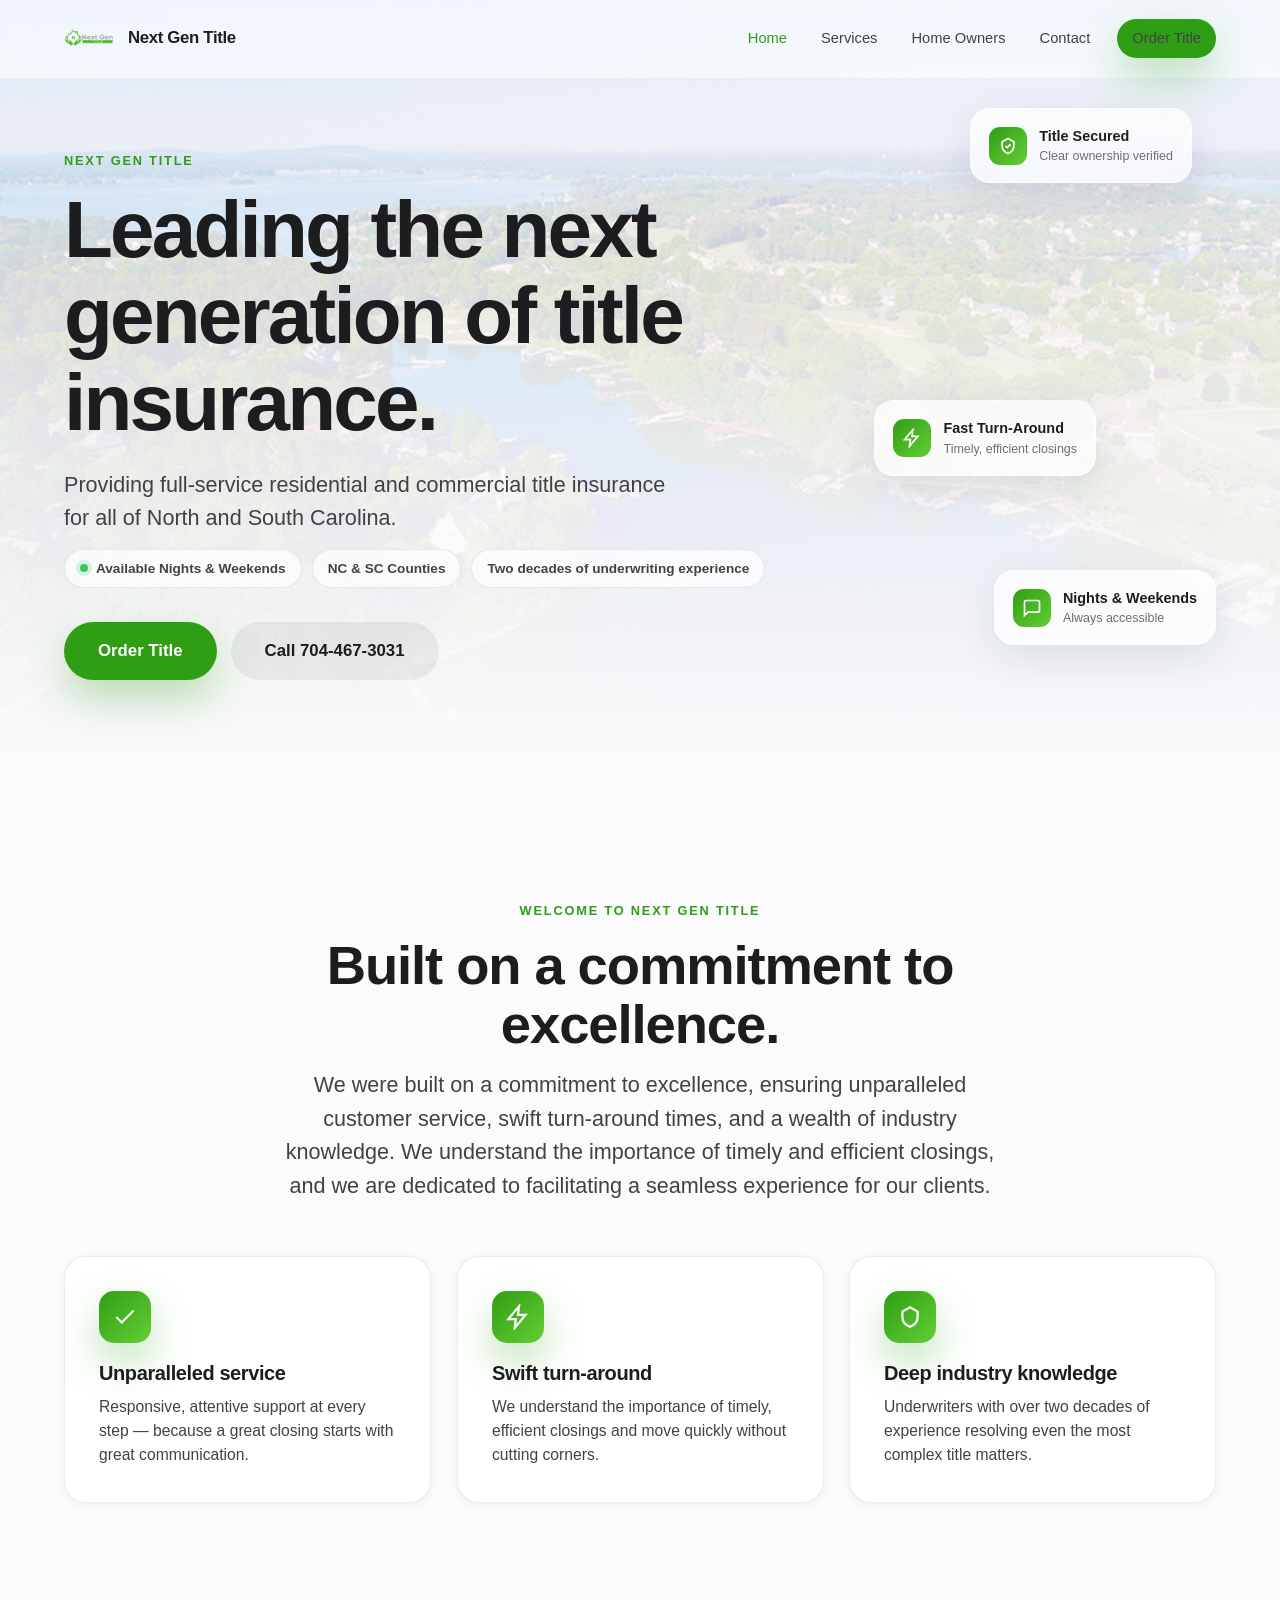
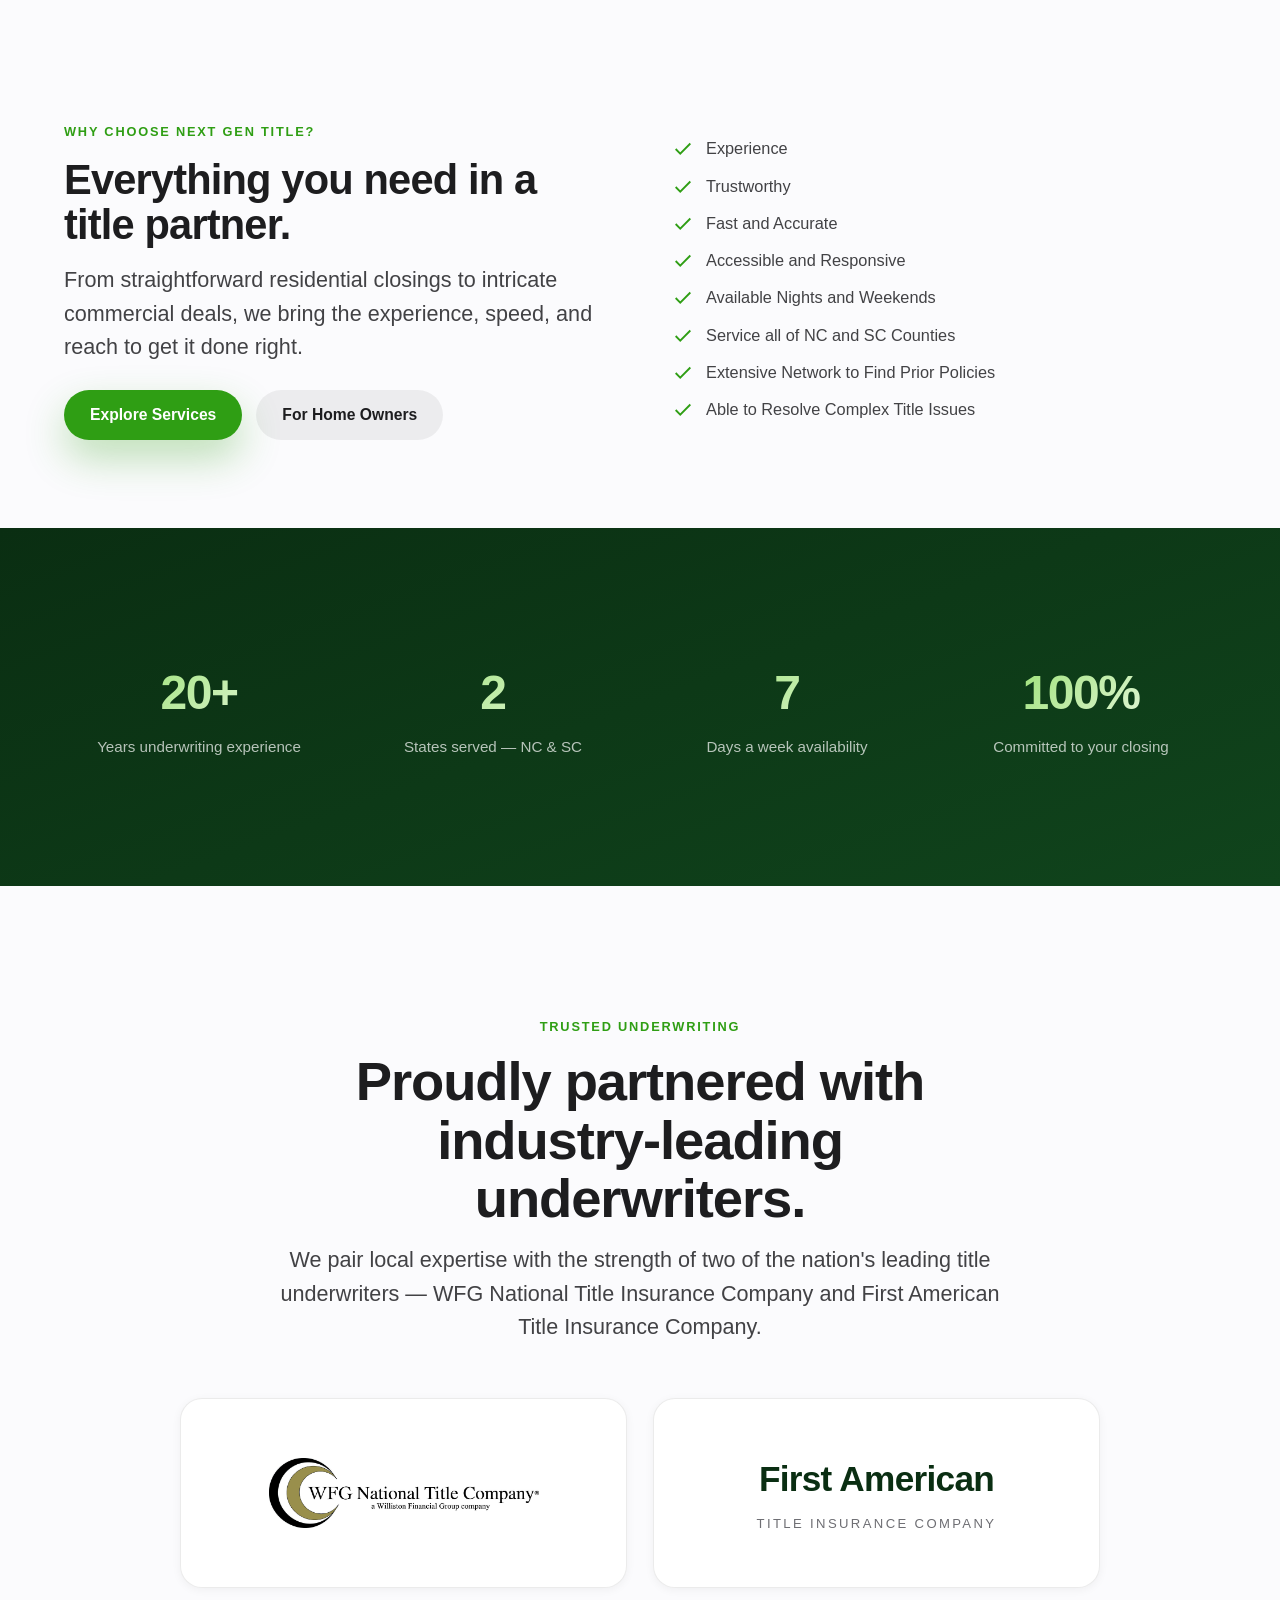
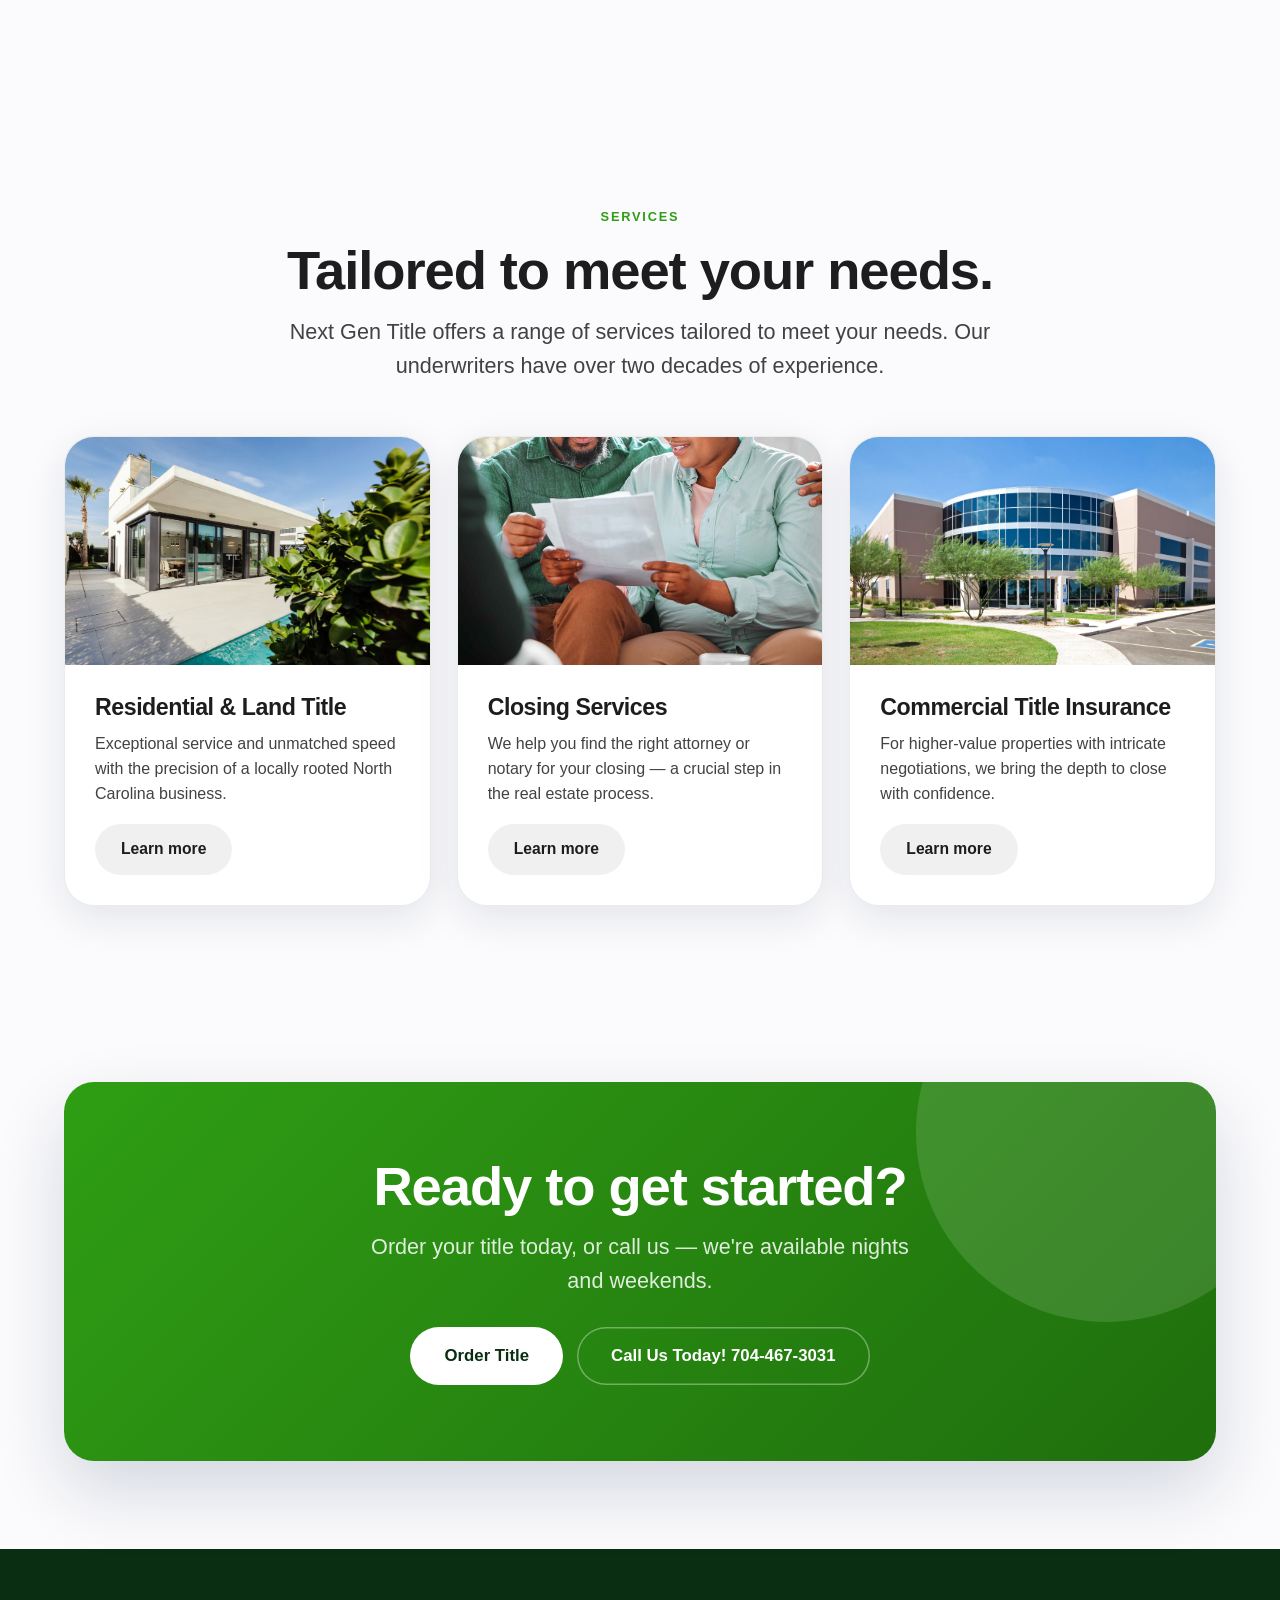
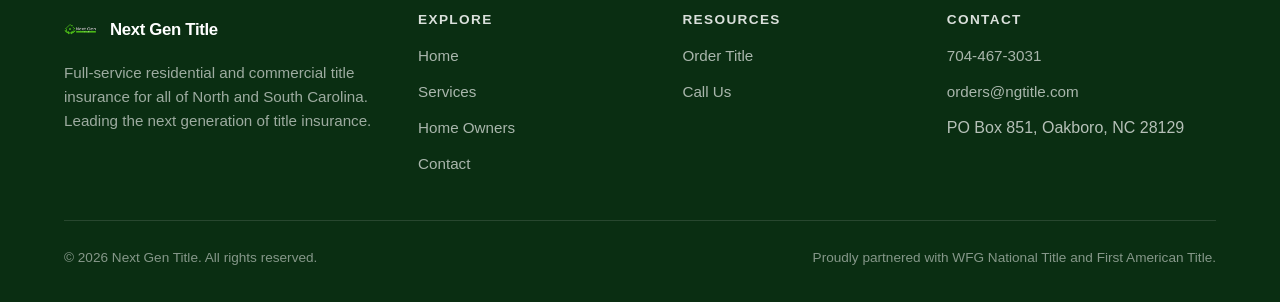
<file: index.html>
<!DOCTYPE html>
<html lang="en">
<head>
<meta charset="UTF-8">
<meta name="viewport" content="width=device-width, initial-scale=1">
<title>Next Gen Title | Title Insurance for North &amp; South Carolina</title>
<meta name="description" content="Next Gen Title provides full-service residential and commercial title insurance for all of North and South Carolina. Fast, accurate closings — available nights and weekends.">
<link rel="icon" href="assets/images/logo.png">
<link rel="stylesheet" href="assets/css/styles.css">
</head>
<body>

<!-- NAV -->
<header class="nav">
  <div class="container">
    <a class="brand" href="index.html">
      <img src="assets/images/logo.png" alt="Next Gen Title logo">
      <span>Next Gen Title</span>
    </a>
    <nav class="nav-links" id="navLinks" aria-label="Primary">
      <a href="index.html" class="active">Home</a>
      <a href="services.html">Services</a>
      <a href="homeowners.html">Home Owners</a>
      <a href="contact.html">Contact</a>
      <span class="nav-cta"><a class="btn btn-primary" href="mailto:orders@ngtitle.com?subject=Title%20Order%20Request&amp;body=Hi%20Next%20Gen%20Title%2C%0D%0A%0D%0AI%20would%20like%20to%20order%20title.%20My%20details%3A%0D%0A%0D%0AName%3A%0D%0APhone%3A%0D%0AEmail%3A%0D%0AProperty%20address%3A%0D%0AProperty%20state%20(NC%2FSC)%3A%0D%0AService%20needed%3A%0D%0ADetails%3A%0D%0A%0D%0AThank%20you!">Order Title</a></span>
    </nav>
    <button class="nav-toggle" aria-label="Menu" aria-expanded="false" aria-controls="navLinks">
      <span></span><span></span><span></span>
    </button>
  </div>
</header>

<main>
<!-- HERO -->
<section class="hero">
  <div class="hero-bg" style="background-image:url('assets/images/hero-bg.jpg')"></div>
  <div class="floaties" aria-hidden="true">
    <div class="floaty f1">
      <span class="fi"><svg viewBox="0 0 24 24" fill="none" stroke="currentColor" stroke-width="2"><path d="M12 3l7 4v5c0 4.5-3 7.5-7 9-4-1.5-7-4.5-7-9V7l7-4z"/><path d="M9 12l2 2 4-4"/></svg></span>
      <div>Title Secured<small>Clear ownership verified</small></div>
    </div>
    <div class="floaty f2">
      <span class="fi"><svg viewBox="0 0 24 24" fill="none" stroke="currentColor" stroke-width="2"><path d="M13 2L3 14h7l-1 8 10-12h-7l1-8z"/></svg></span>
      <div>Fast Turn-Around<small>Timely, efficient closings</small></div>
    </div>
    <div class="floaty f3">
      <span class="fi"><svg viewBox="0 0 24 24" fill="none" stroke="currentColor" stroke-width="2"><path d="M21 15a2 2 0 0 1-2 2H7l-4 4V5a2 2 0 0 1 2-2h14a2 2 0 0 1 2 2z"/></svg></span>
      <div>Nights &amp; Weekends<small>Always accessible</small></div>
    </div>
  </div>
  <div class="container">
    <div class="hero-inner reveal in">
      <span class="eyebrow">Next Gen Title</span>
      <h1 class="display">Leading the next generation of title insurance.</h1>
      <p class="lead" style="margin-top:22px">Providing full-service residential and commercial title insurance for all of North and South Carolina.</p>
      <div class="hero-badges">
        <span class="hero-badge"><span class="dot"></span>Available Nights &amp; Weekends</span>
        <span class="hero-badge">NC &amp; SC Counties</span>
        <span class="hero-badge">Two decades of underwriting experience</span>
      </div>
      <div class="btn-row" style="margin-top:34px">
        <a class="btn btn-primary btn-lg" href="mailto:orders@ngtitle.com?subject=Title%20Order%20Request&amp;body=Hi%20Next%20Gen%20Title%2C%0D%0A%0D%0AI%20would%20like%20to%20order%20title.%20My%20details%3A%0D%0A%0D%0AName%3A%0D%0APhone%3A%0D%0AEmail%3A%0D%0AProperty%20address%3A%0D%0AProperty%20state%20(NC%2FSC)%3A%0D%0AService%20needed%3A%0D%0ADetails%3A%0D%0A%0D%0AThank%20you!">Order Title</a>
        <a class="btn btn-ghost btn-lg" href="tel:7044673031">Call 704-467-3031</a>
      </div>
    </div>
  </div>
</section>

<!-- WELCOME -->
<section class="section">
  <div class="container">
    <div class="section-head reveal">
      <span class="eyebrow">Welcome to Next Gen Title</span>
      <h2 class="h-xl">Built on a commitment to excellence.</h2>
      <p class="lead">We were built on a commitment to excellence, ensuring unparalleled customer service, swift turn-around times, and a wealth of industry knowledge. We understand the importance of timely and efficient closings, and we are dedicated to facilitating a seamless experience for our clients.</p>
    </div>
    <div class="grid grid-3">
      <div class="card reveal">
        <div class="icon"><svg viewBox="0 0 24 24" fill="none" stroke="currentColor" stroke-width="2"><path d="M20 6L9 17l-5-5"/></svg></div>
        <h3>Unparalleled service</h3>
        <p>Responsive, attentive support at every step — because a great closing starts with great communication.</p>
      </div>
      <div class="card reveal d1">
        <div class="icon"><svg viewBox="0 0 24 24" fill="none" stroke="currentColor" stroke-width="2"><path d="M13 2L3 14h7l-1 8 10-12h-7l1-8z"/></svg></div>
        <h3>Swift turn-around</h3>
        <p>We understand the importance of timely, efficient closings and move quickly without cutting corners.</p>
      </div>
      <div class="card reveal d2">
        <div class="icon"><svg viewBox="0 0 24 24" fill="none" stroke="currentColor" stroke-width="2"><path d="M12 3l7 4v5c0 4.5-3 7.5-7 9-4-1.5-7-4.5-7-9V7l7-4z"/></svg></div>
        <h3>Deep industry knowledge</h3>
        <p>Underwriters with over two decades of experience resolving even the most complex title matters.</p>
      </div>
    </div>
  </div>
</section>

<!-- WHY CHOOSE -->
<section class="section-tight">
  <div class="container">
    <div class="split">
      <div class="reveal">
        <span class="eyebrow">Why choose Next Gen Title?</span>
        <h2 class="h-lg">Everything you need in a title partner.</h2>
        <p class="lead" style="margin:16px 0 26px">From straightforward residential closings to intricate commercial deals, we bring the experience, speed, and reach to get it done right.</p>
        <div class="btn-row">
          <a class="btn btn-primary" href="services.html">Explore Services</a>
          <a class="btn btn-ghost" href="homeowners.html">For Home Owners</a>
        </div>
      </div>
      <ul class="check-list reveal d1">
        <li><svg viewBox="0 0 24 24" fill="none" stroke="currentColor" stroke-width="2"><path d="M20 6L9 17l-5-5"/></svg>Experience</li>
        <li><svg viewBox="0 0 24 24" fill="none" stroke="currentColor" stroke-width="2"><path d="M20 6L9 17l-5-5"/></svg>Trustworthy</li>
        <li><svg viewBox="0 0 24 24" fill="none" stroke="currentColor" stroke-width="2"><path d="M20 6L9 17l-5-5"/></svg>Fast and Accurate</li>
        <li><svg viewBox="0 0 24 24" fill="none" stroke="currentColor" stroke-width="2"><path d="M20 6L9 17l-5-5"/></svg>Accessible and Responsive</li>
        <li><svg viewBox="0 0 24 24" fill="none" stroke="currentColor" stroke-width="2"><path d="M20 6L9 17l-5-5"/></svg>Available Nights and Weekends</li>
        <li><svg viewBox="0 0 24 24" fill="none" stroke="currentColor" stroke-width="2"><path d="M20 6L9 17l-5-5"/></svg>Service all of NC and SC Counties</li>
        <li><svg viewBox="0 0 24 24" fill="none" stroke="currentColor" stroke-width="2"><path d="M20 6L9 17l-5-5"/></svg>Extensive Network to Find Prior Policies</li>
        <li><svg viewBox="0 0 24 24" fill="none" stroke="currentColor" stroke-width="2"><path d="M20 6L9 17l-5-5"/></svg>Able to Resolve Complex Title Issues</li>
      </ul>
    </div>
  </div>
</section>

<!-- STATS (dark) -->
<section class="section dark">
  <div class="container">
    <div class="stats">
      <div class="stat reveal"><div class="num">20+</div><div class="label">Years underwriting experience</div></div>
      <div class="stat reveal d1"><div class="num">2</div><div class="label">States served — NC &amp; SC</div></div>
      <div class="stat reveal d2"><div class="num">7</div><div class="label">Days a week availability</div></div>
      <div class="stat reveal d3"><div class="num">100%</div><div class="label">Committed to your closing</div></div>
    </div>
  </div>
</section>

<!-- UNDERWRITERS -->
<section class="section">
  <div class="container">
    <div class="section-head reveal">
      <span class="eyebrow">Trusted underwriting</span>
      <h2 class="h-xl">Proudly partnered with industry-leading underwriters.</h2>
      <p class="lead">We pair local expertise with the strength of two of the nation's leading title underwriters — WFG National Title Insurance Company and First American Title Insurance Company.</p>
    </div>
    <div class="grid grid-2" style="max-width:920px; margin:0 auto">
      <div class="card reveal" style="display:grid; place-items:center; min-height:190px; text-align:center">
        <img src="assets/images/wfg.jpg" alt="WFG National Title Insurance Company" style="max-width:270px">
      </div>
      <div class="card reveal d1" style="display:grid; place-items:center; min-height:190px; text-align:center">
        <div>
          <div style="font-size:clamp(1.7rem,3.4vw,2.2rem); font-weight:700; letter-spacing:-0.02em; color:var(--navy)">First American</div>
          <div style="font-size:.82rem; letter-spacing:.18em; text-transform:uppercase; color:var(--muted); margin-top:8px">Title Insurance Company</div>
        </div>
      </div>
    </div>
  </div>
</section>

<!-- SERVICES PREVIEW -->
<section class="section-tight">
  <div class="container">
    <div class="section-head reveal">
      <span class="eyebrow">Services</span>
      <h2 class="h-xl">Tailored to meet your needs.</h2>
      <p class="lead">Next Gen Title offers a range of services tailored to meet your needs. Our underwriters have over two decades of experience.</p>
    </div>
    <div class="grid grid-3">
      <article class="feature-card reveal">
        <div class="media"><img src="assets/images/residential.jpg" alt="Residential property"></div>
        <div class="body">
          <h3>Residential &amp; Land Title</h3>
          <p>Exceptional service and unmatched speed with the precision of a locally rooted North Carolina business.</p>
          <a class="btn btn-ghost" href="services.html" style="margin-top:18px">Learn more</a>
        </div>
      </article>
      <article class="feature-card reveal d1">
        <div class="media"><img src="assets/images/documents.jpg" alt="Reviewing documents"></div>
        <div class="body">
          <h3>Closing Services</h3>
          <p>We help you find the right attorney or notary for your closing — a crucial step in the real estate process.</p>
          <a class="btn btn-ghost" href="services.html" style="margin-top:18px">Learn more</a>
        </div>
      </article>
      <article class="feature-card reveal d2">
        <div class="media"><img src="assets/images/commercial.jpg" alt="Modern commercial office building"></div>
        <div class="body">
          <h3>Commercial Title Insurance</h3>
          <p>For higher-value properties with intricate negotiations, we bring the depth to close with confidence.</p>
          <a class="btn btn-ghost" href="services.html" style="margin-top:18px">Learn more</a>
        </div>
      </article>
    </div>
  </div>
</section>

<!-- CTA BAND -->
<section class="section-tight">
  <div class="container">
    <div class="cta-band reveal">
      <h2 class="h-xl">Ready to get started?</h2>
      <p class="lead" style="margin:14px auto 0; max-width:560px">Order your title today, or call us — we're available nights and weekends.</p>
      <div class="btn-row" style="margin-top:30px">
        <a class="btn btn-light btn-lg" href="mailto:orders@ngtitle.com?subject=Title%20Order%20Request&amp;body=Hi%20Next%20Gen%20Title%2C%0D%0A%0D%0AI%20would%20like%20to%20order%20title.%20My%20details%3A%0D%0A%0D%0AName%3A%0D%0APhone%3A%0D%0AEmail%3A%0D%0AProperty%20address%3A%0D%0AProperty%20state%20(NC%2FSC)%3A%0D%0AService%20needed%3A%0D%0ADetails%3A%0D%0A%0D%0AThank%20you!">Order Title</a>
        <a class="btn btn-outline-light btn-lg" href="tel:7044673031">Call Us Today! 704-467-3031</a>
      </div>
    </div>
  </div>
</section>
</main>

<!-- FOOTER -->
<footer class="footer">
  <div class="container">
    <div class="footer-top">
      <div>
        <div class="brand"><img src="assets/images/logo.png" alt="" style="width:34px;height:34px;border-radius:9px"> <span>Next Gen Title</span></div>
        <p>Full-service residential and commercial title insurance for all of North and South Carolina. Leading the next generation of title insurance.</p>
      </div>
      <div>
        <h4>Explore</h4>
        <ul>
          <li><a href="index.html">Home</a></li>
          <li><a href="services.html">Services</a></li>
          <li><a href="homeowners.html">Home Owners</a></li>
          <li><a href="contact.html">Contact</a></li>
        </ul>
      </div>
      <div>
        <h4>Resources</h4>
        <ul>
          <li><a href="mailto:orders@ngtitle.com?subject=Title%20Order%20Request&amp;body=Hi%20Next%20Gen%20Title%2C%0D%0A%0D%0AI%20would%20like%20to%20order%20title.%20My%20details%3A%0D%0A%0D%0AName%3A%0D%0APhone%3A%0D%0AEmail%3A%0D%0AProperty%20address%3A%0D%0AProperty%20state%20(NC%2FSC)%3A%0D%0AService%20needed%3A%0D%0ADetails%3A%0D%0A%0D%0AThank%20you!">Order Title</a></li>
          <li><a href="tel:7044673031">Call Us</a></li>
        </ul>
      </div>
      <div>
        <h4>Contact</h4>
        <ul>
          <li><a href="tel:7044673031">704-467-3031</a></li>
          <li><a href="mailto:orders@ngtitle.com">orders@ngtitle.com</a></li>
          <li><span>PO Box 851, Oakboro, NC 28129</span></li>
        </ul>
      </div>
    </div>
    <div class="footer-bottom">
      <span>© <span id="year">2026</span> Next Gen Title. All rights reserved.</span>
      <span>Proudly partnered with WFG National Title and First American Title.</span>
    </div>
  </div>
</footer>

<script src="assets/js/script.js"></script>
</body>
</html>
</file>
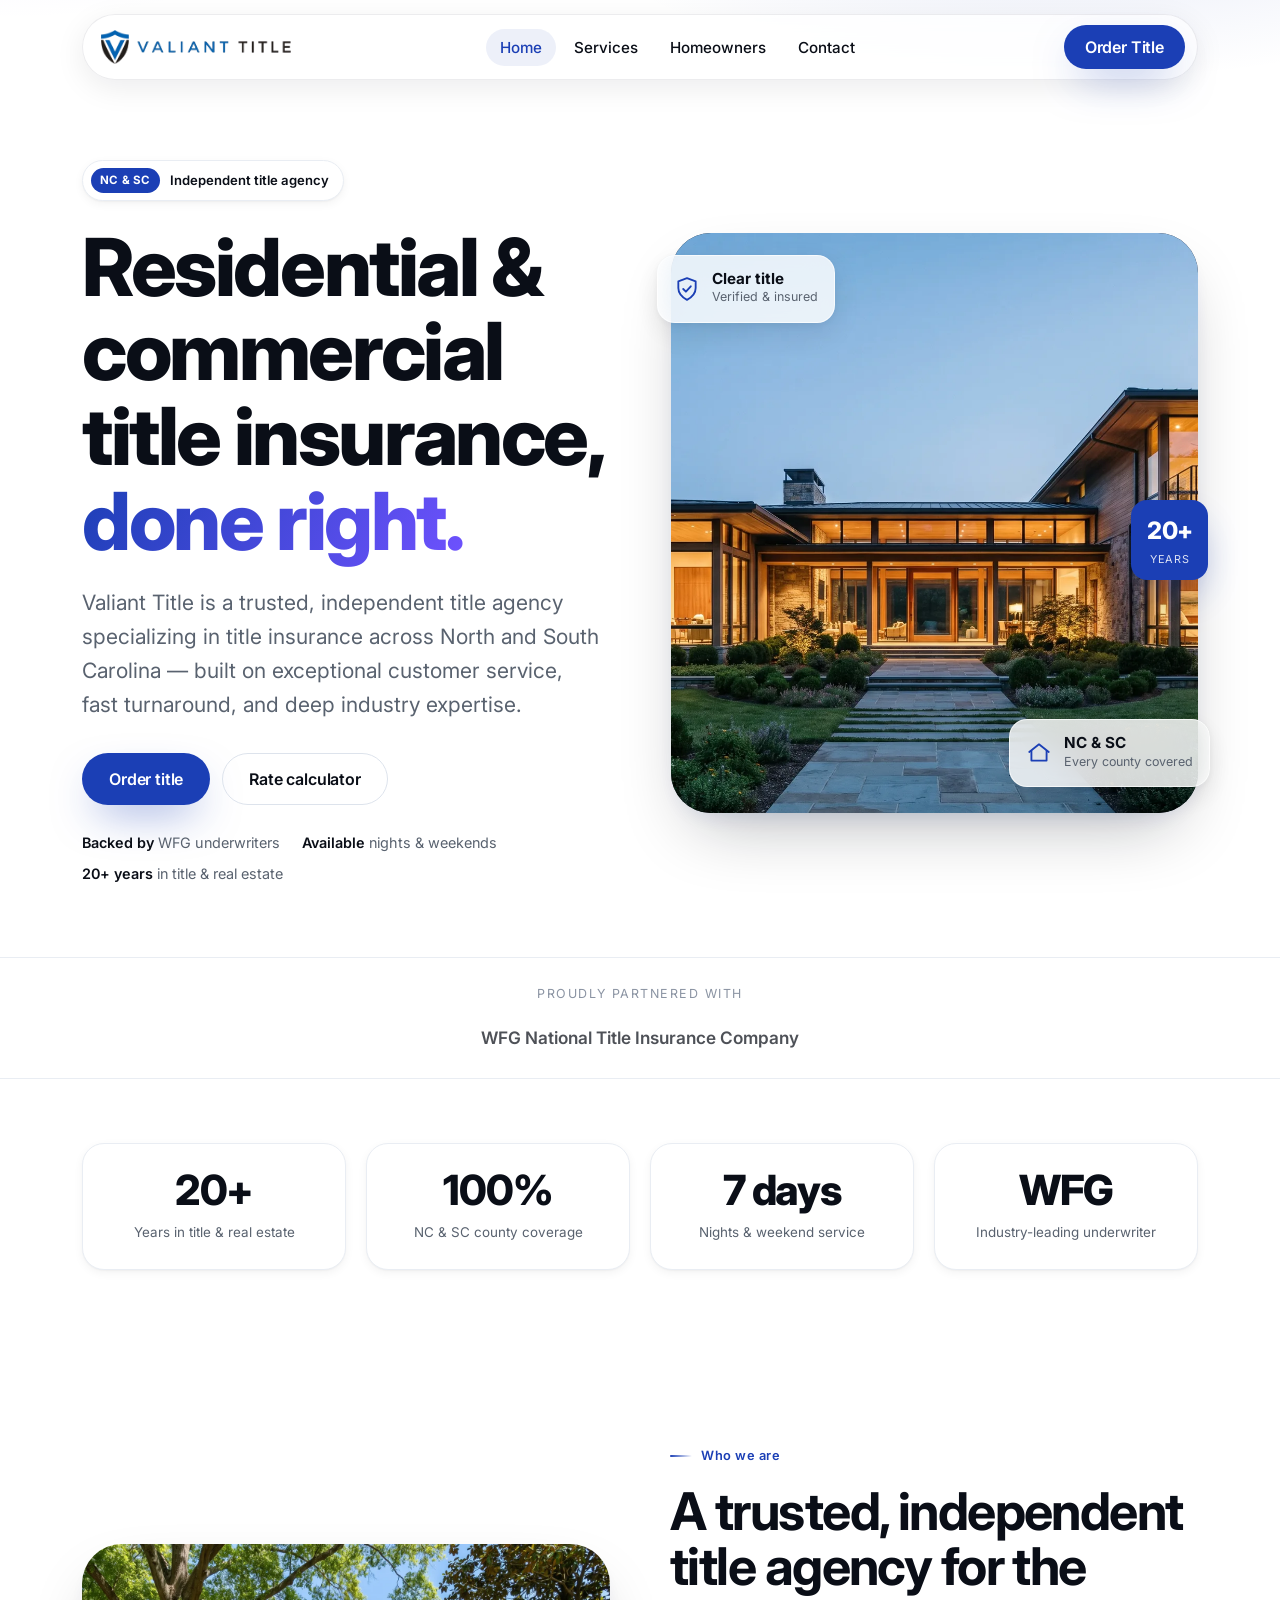
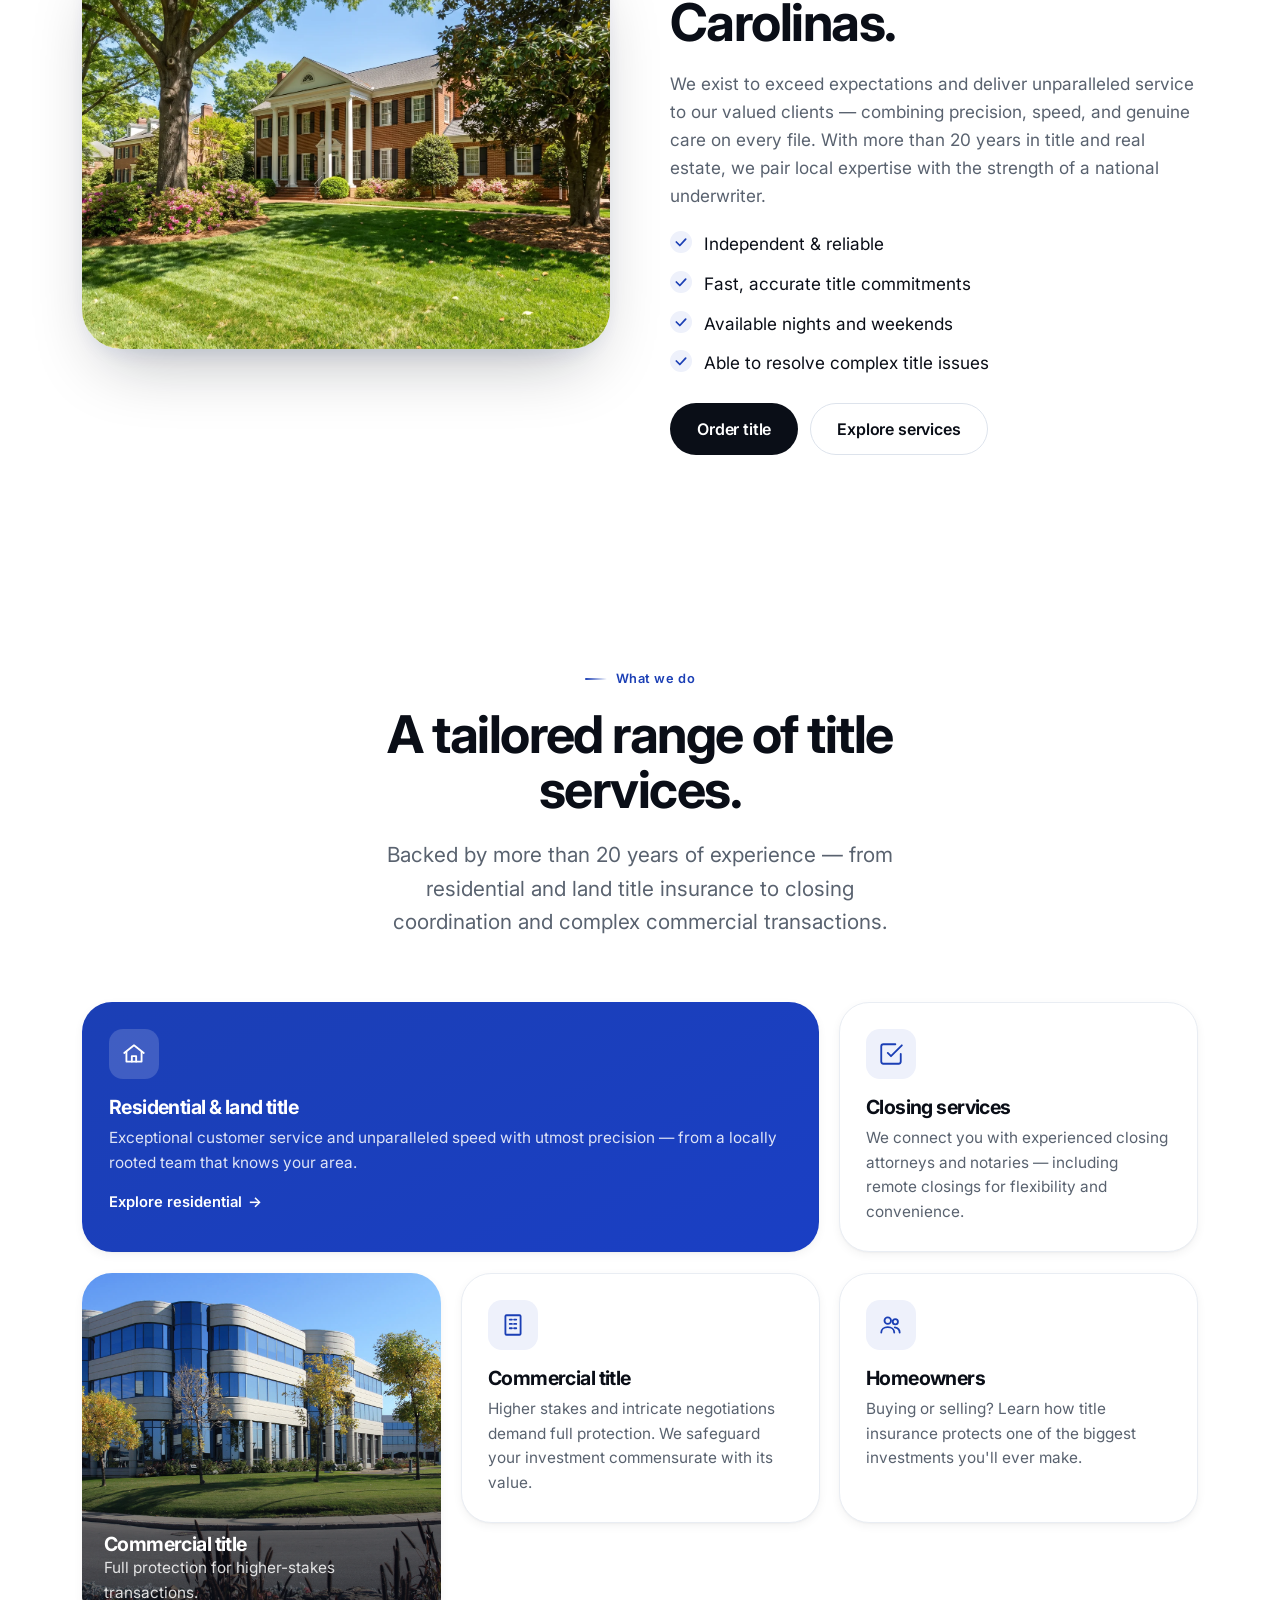
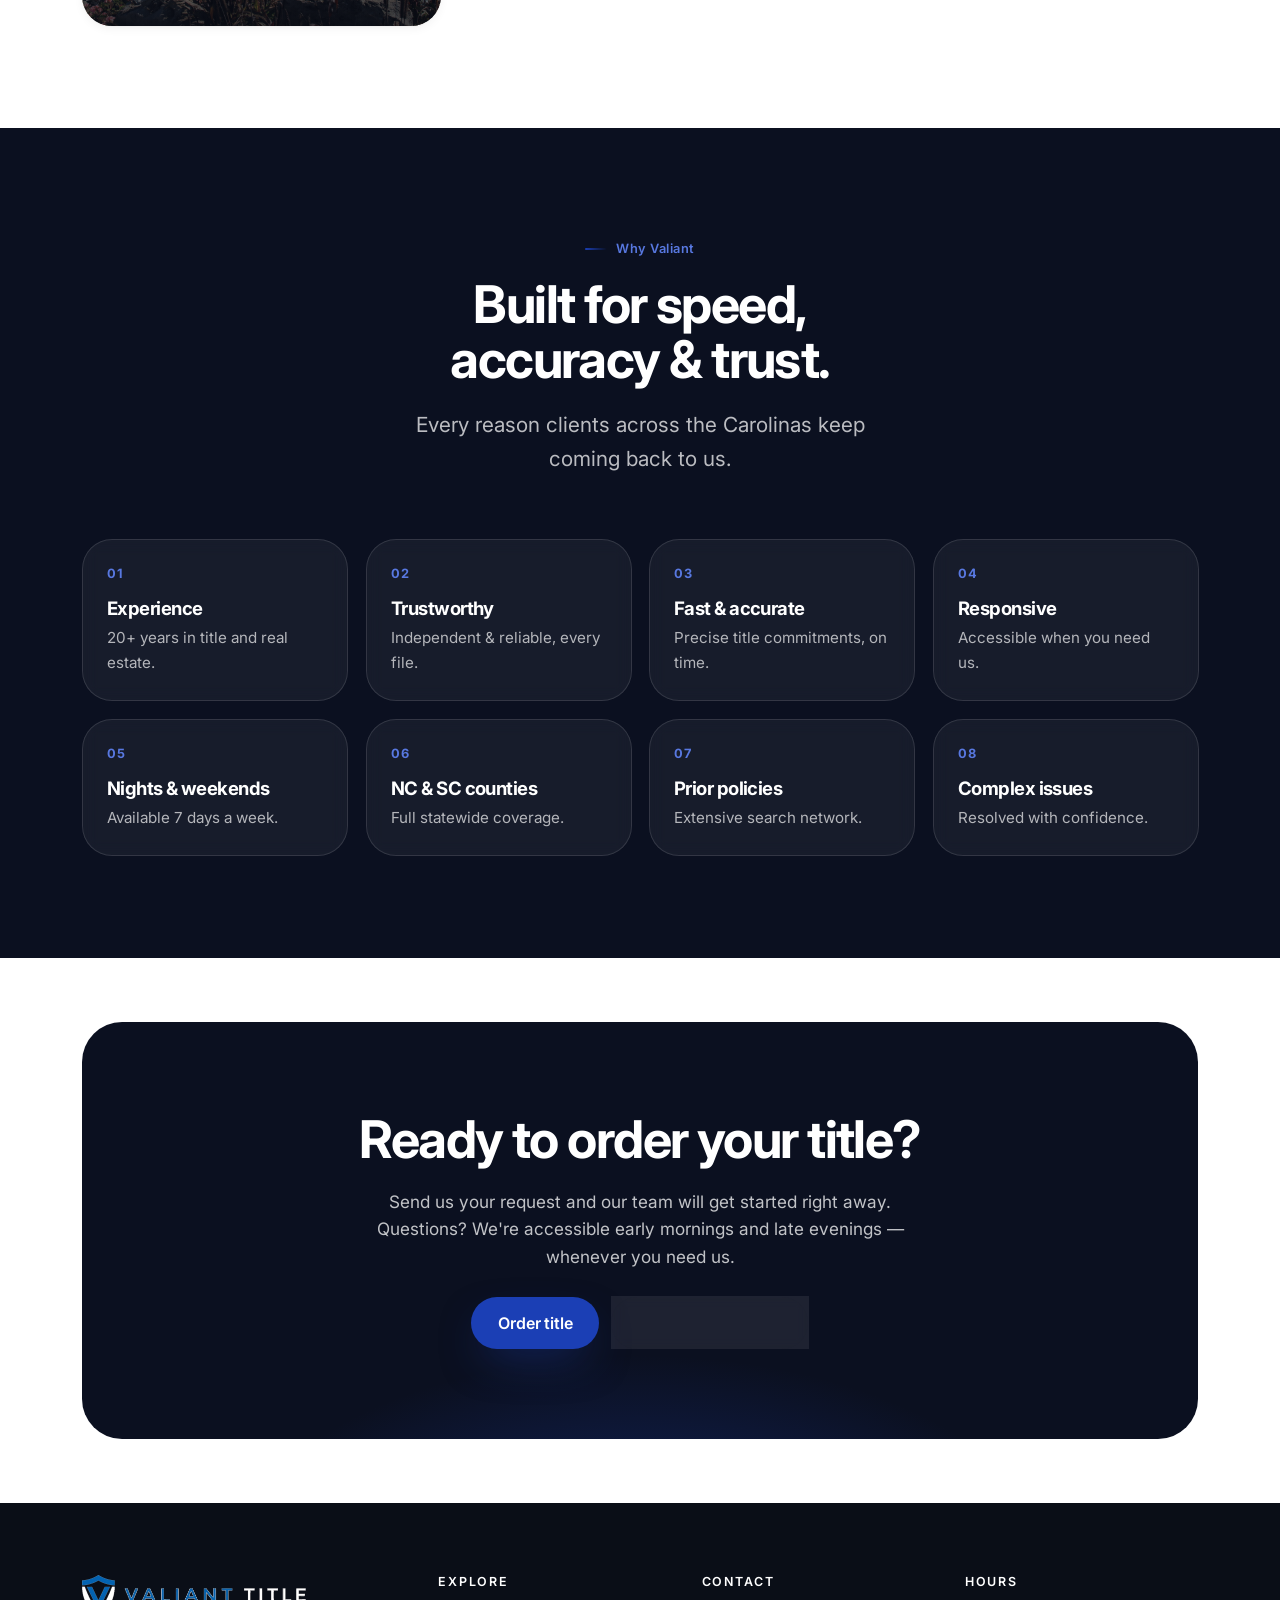
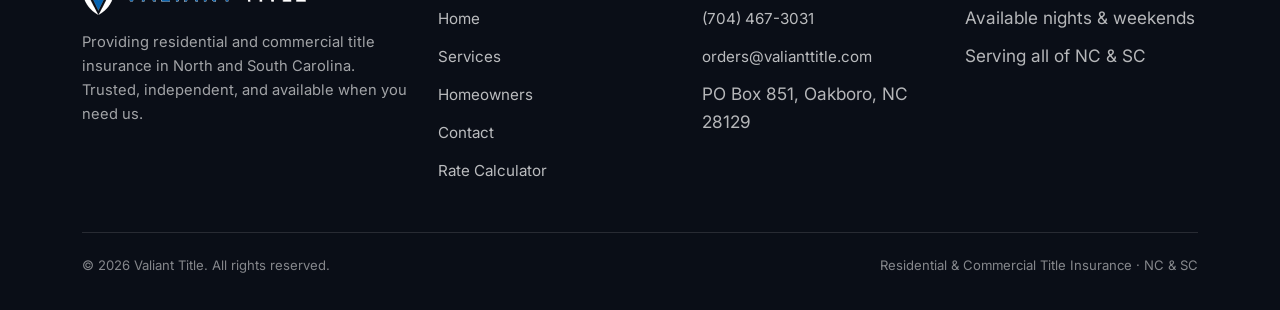
<file: Valiant-Title/index.html>
<!DOCTYPE html>
<html lang="en">
<head>
  <meta charset="UTF-8">
  <meta name="viewport" content="width=device-width, initial-scale=1, viewport-fit=cover">
  <title>Valiant Title — Residential &amp; Commercial Title Insurance in NC &amp; SC</title>
  <meta name="description" content="Valiant Title is a trusted, independent title agency specializing in title insurance across North and South Carolina — exceptional service, fast turnaround, and deep industry expertise.">
  <link rel="canonical" href="https://valianttitle.com/">
  <meta property="og:type" content="website">
  <meta property="og:title" content="Valiant Title — Residential & Commercial Title Insurance in NC & SC">
  <meta property="og:description" content="Trusted, independent title agency for the Carolinas. Available nights & weekends.">
  <meta property="og:url" content="https://valianttitle.com/">
  <meta property="og:image" content="https://valianttitle.com/assets/og-home.jpg">
  <meta name="twitter:card" content="summary_large_image">
  <link rel="icon" href="assets/favicon.png" type="image/png">
  <link rel="preconnect" href="https://fonts.googleapis.com">
  <link rel="preconnect" href="https://fonts.gstatic.com" crossorigin>
  <link href="https://fonts.googleapis.com/css2?family=Inter:wght@400;500;600;700;800&display=swap" rel="stylesheet">
  <link rel="stylesheet" href="styles.css">
  <script type="application/ld+json">
  {"@context":"https://schema.org","@type":"LocalBusiness","name":"Valiant Title","url":"https://valianttitle.com/","telephone":"+1-704-467-3031","email":"orders@valianttitle.com","address":{"@type":"PostalAddress","streetAddress":"PO Box 851","addressLocality":"Oakboro","addressRegion":"NC","postalCode":"28129","addressCountry":"US"},"areaServed":["North Carolina","South Carolina"],"description":"Trusted, independent title agency providing residential and commercial title insurance across the Carolinas."}
  </script>
</head>
<body>

  <header class="site-header">
    <div class="container">
      <div class="nav-shell">
        <a href="index.html" class="brand" aria-label="Valiant Title — Home"><img src="assets/valiant-logo.png" alt="Valiant Title"></a>
        <nav class="nav" aria-label="Primary">
          <ul>
            <li><a href="index.html" aria-current="page">Home</a></li>
            <li><a href="services.html">Services</a></li>
            <li><a href="home-owners.html">Homeowners</a></li>
            <li><a href="contact.html">Contact</a></li>
          </ul>
        </nav>
        <div style="display:flex; align-items:center; gap:10px;">
          <a class="btn btn--primary nav-cta" href="mailto:orders@valianttitle.com?subject=Title%20Order" style="min-height:44px; padding:0 20px;">Order Title</a>
          <button class="nav-toggle" data-nav-toggle aria-label="Open menu" aria-expanded="false"><span></span><span></span><span></span></button>
        </div>
      </div>
    </div>
  </header>

  <div class="m-menu" data-menu aria-hidden="true">
    <div class="container" style="display:flex; flex-direction:column; flex:1;">
      <div class="m-menu__head">
        <a href="index.html" class="brand"><img src="assets/valiant-logo.png" alt="Valiant Title"></a>
        <button class="m-menu__close" data-menu-close aria-label="Close menu">×</button>
      </div>
      <ul class="m-menu__list">
        <li><a href="index.html">Home</a></li>
        <li><a href="services.html">Services</a></li>
        <li><a href="home-owners.html">Homeowners</a></li>
        <li><a href="contact.html">Contact</a></li>
      </ul>
      <div class="m-menu__foot">
        <a class="btn btn--primary" href="mailto:orders@valianttitle.com?subject=Title%20Order">Order Title</a>
        <p class="m-menu__contact">Call <a href="tel:+17044673031">704-467-3031</a> &middot; <a href="mailto:orders@valianttitle.com">orders@valianttitle.com</a></p>
      </div>
    </div>
  </div>

  <main>

    <!-- HERO -->
    <section class="hero">
      <div class="container">
        <div class="hero__grid">
          <div data-reveal>
            <span class="hero__kicker"><b>NC &amp; SC</b> Independent title agency</span>
            <h1>Residential &amp; commercial title insurance, <span class="grad">done right.</span></h1>
            <p class="hero__lead">Valiant Title is a trusted, independent title agency specializing in title insurance across North and South Carolina — built on exceptional customer service, fast turnaround, and deep industry expertise.</p>
            <div class="hero__cta btn-row">
              <a class="btn btn--primary" href="mailto:orders@valianttitle.com?subject=Title%20Order">Order title</a>
              <a class="btn btn--ghost" href="http://facc.firstam.com/" target="_blank" rel="noopener noreferrer">Rate calculator</a>
            </div>
            <div class="hero__meta">
              <span><b>Backed by</b> WFG underwriters</span>
              <span><b>Available</b> nights &amp; weekends</span>
              <span><b>20+ years</b> in title &amp; real estate</span>
            </div>
          </div>

          <div class="stage" data-reveal data-reveal-d="1">
            <div class="stage__img">
              <img src="assets/hero-home.webp" alt="Modern Carolinas home at twilight with warm interior lights" width="1600" height="1760" fetchpriority="high">
            </div>
            <div class="float-card float-card--tl">
              <svg width="26" height="26" viewBox="0 0 24 24" fill="none" stroke="#1b3fb5" stroke-width="1.7" stroke-linecap="round" stroke-linejoin="round"><path d="M12 2l8 3v6c0 5-3.5 8.5-8 11-4.5-2.5-8-6-8-11V5l8-3z"/><path d="M8.5 12l2.5 2.5 4.5-5"/></svg>
              <div><b>Clear title</b><span>Verified &amp; insured</span></div>
            </div>
            <div class="float-badge"><b>20+</b><span>years</span></div>
            <div class="float-card float-card--br">
              <svg width="26" height="26" viewBox="0 0 24 24" fill="none" stroke="#1b3fb5" stroke-width="1.7" stroke-linecap="round" stroke-linejoin="round"><path d="M3 11l9-7 9 7"/><path d="M5 10v9h14v-9"/></svg>
              <div><b>NC &amp; SC</b><span>Every county covered</span></div>
            </div>
          </div>
        </div>
      </div>
    </section>

    <!-- TRUST STRIP -->
    <div class="trust">
      <div class="container">
        <div class="trust__inner" data-reveal>
          <span class="trust__label">Proudly partnered with</span>
          <span class="trust__name">WFG National Title Insurance Company</span>
        </div>
      </div>
    </div>

    <!-- STATS -->
    <section class="section section--tight">
      <div class="container">
        <div class="stats">
          <div class="stat" data-reveal><b>20+</b><span>Years in title &amp; real estate</span></div>
          <div class="stat" data-reveal data-reveal-d="1"><b>100%</b><span>NC &amp; SC county coverage</span></div>
          <div class="stat" data-reveal data-reveal-d="2"><b>7&nbsp;days</b><span>Nights &amp; weekend service</span></div>
          <div class="stat" data-reveal data-reveal-d="3"><b>WFG</b><span>Industry-leading underwriter</span></div>
        </div>
      </div>
    </section>

    <!-- WHO WE ARE -->
    <section class="section" id="about">
      <div class="container">
        <div class="split">
          <div class="split__media" data-reveal><img src="assets/home-brick.webp" alt="Established brick home in a Carolinas neighborhood"></div>
          <div data-reveal data-reveal-d="1">
            <p class="eyebrow">Who we are</p>
            <h2>A trusted, independent title agency for the Carolinas.</h2>
            <p class="muted">We exist to exceed expectations and deliver unparalleled service to our valued clients — combining precision, speed, and genuine care on every file. With more than 20 years in title and real estate, we pair local expertise with the strength of a national underwriter.</p>
            <ul class="check">
              <li>Independent &amp; reliable</li>
              <li>Fast, accurate title commitments</li>
              <li>Available nights and weekends</li>
              <li>Able to resolve complex title issues</li>
            </ul>
            <div class="btn-row">
              <a class="btn btn--dark" href="mailto:orders@valianttitle.com?subject=Title%20Order">Order title</a>
              <a class="btn btn--ghost" href="services.html">Explore services</a>
            </div>
          </div>
        </div>
      </div>
    </section>

    <!-- BENTO SERVICES -->
    <section class="section" id="services">
      <div class="container">
        <div class="section-head center" data-reveal>
          <p class="eyebrow">What we do</p>
          <h2>A tailored range of title services.</h2>
          <p class="lead">Backed by more than 20 years of experience — from residential and land title insurance to closing coordination and complex commercial transactions.</p>
        </div>

        <div class="bento">
          <a class="tile tile--blue tile--wide" href="services.html#residential" data-tilt data-reveal>
            <span class="tile__icon"><svg viewBox="0 0 24 24" fill="none" stroke="currentColor" stroke-width="1.7" stroke-linecap="round" stroke-linejoin="round"><path d="M3 11l9-7 9 7"/><path d="M5 10v9h14v-9"/><path d="M10 19v-5h4v5"/></svg></span>
            <h3>Residential &amp; land title</h3>
            <p>Exceptional customer service and unparalleled speed with utmost precision — from a locally rooted team that knows your area.</p>
            <span class="tile__link">Explore residential</span>
          </a>

          <a class="tile" href="services.html#closing" data-tilt data-reveal data-reveal-d="1">
            <span class="tile__icon"><svg viewBox="0 0 24 24" fill="none" stroke="currentColor" stroke-width="1.7" stroke-linecap="round" stroke-linejoin="round"><path d="M9 11l3 3L22 4"/><path d="M21 12v7a2 2 0 0 1-2 2H5a2 2 0 0 1-2-2V5a2 2 0 0 1 2-2h11"/></svg></span>
            <h3>Closing services</h3>
            <p>We connect you with experienced closing attorneys and notaries — including remote closings for flexibility and convenience.</p>
          </a>

          <a class="tile tile--tall tile--image" href="services.html#commercial" data-reveal data-reveal-d="2">
            <img src="assets/commercial.jpg" alt="Modern commercial building">
            <div class="tile__cap"><h3>Commercial title</h3><p>Full protection for higher-stakes transactions.</p></div>
          </a>

          <a class="tile" href="services.html#commercial" data-tilt data-reveal data-reveal-d="1">
            <span class="tile__icon"><svg viewBox="0 0 24 24" fill="none" stroke="currentColor" stroke-width="1.7" stroke-linecap="round" stroke-linejoin="round"><rect x="5" y="3" width="14" height="18" rx="1"/><path d="M9 7h2M13 7h2M9 11h2M13 11h2M9 15h2M13 15h2"/></svg></span>
            <h3>Commercial title</h3>
            <p>Higher stakes and intricate negotiations demand full protection. We safeguard your investment commensurate with its value.</p>
          </a>

          <a class="tile" href="home-owners.html" data-tilt data-reveal data-reveal-d="2">
            <span class="tile__icon"><svg viewBox="0 0 24 24" fill="none" stroke="currentColor" stroke-width="1.7" stroke-linecap="round" stroke-linejoin="round"><circle cx="9" cy="8" r="3"/><circle cx="16" cy="9" r="2.4"/><path d="M3 19c0-3 2.5-5 6-5s6 2 6 5"/><path d="M15.5 14.2c2.4.4 4.5 2 4.5 4.8"/></svg></span>
            <h3>Homeowners</h3>
            <p>Buying or selling? Learn how title insurance protects one of the biggest investments you'll ever make.</p>
          </a>
        </div>
      </div>
    </section>

    <!-- WHY (dark panel) -->
    <section class="panel section" id="why">
      <div class="container">
        <div class="section-head center" data-reveal>
          <p class="eyebrow">Why Valiant</p>
          <h2>Built for speed, accuracy &amp; trust.</h2>
          <p class="lead">Every reason clients across the Carolinas keep coming back to us.</p>
        </div>
        <div class="glass-grid">
          <div class="glass" data-reveal><div class="glass__num">01</div><h3>Experience</h3><p>20+ years in title and real estate.</p></div>
          <div class="glass" data-reveal data-reveal-d="1"><div class="glass__num">02</div><h3>Trustworthy</h3><p>Independent &amp; reliable, every file.</p></div>
          <div class="glass" data-reveal data-reveal-d="2"><div class="glass__num">03</div><h3>Fast &amp; accurate</h3><p>Precise title commitments, on time.</p></div>
          <div class="glass" data-reveal data-reveal-d="3"><div class="glass__num">04</div><h3>Responsive</h3><p>Accessible when you need us.</p></div>
          <div class="glass" data-reveal><div class="glass__num">05</div><h3>Nights &amp; weekends</h3><p>Available 7 days a week.</p></div>
          <div class="glass" data-reveal data-reveal-d="1"><div class="glass__num">06</div><h3>NC &amp; SC counties</h3><p>Full statewide coverage.</p></div>
          <div class="glass" data-reveal data-reveal-d="2"><div class="glass__num">07</div><h3>Prior policies</h3><p>Extensive search network.</p></div>
          <div class="glass" data-reveal data-reveal-d="3"><div class="glass__num">08</div><h3>Complex issues</h3><p>Resolved with confidence.</p></div>
        </div>
      </div>
    </section>

    <!-- CTA -->
    <section class="section section--tight">
      <div class="container">
        <div class="cta" data-reveal>
          <h2>Ready to order your title?</h2>
          <p>Send us your request and our team will get started right away. Questions? We're accessible early mornings and late evenings — whenever you need us.</p>
          <div class="btn-row center" style="margin-top:26px;">
            <a class="btn btn--primary" href="mailto:orders@valianttitle.com?subject=Title%20Order">Order title</a>
            <a class="btn btn--ghost-light" href="tel:+17044673031">Call 704-467-3031</a>
          </div>
        </div>
      </div>
    </section>

  </main>

  <footer class="footer">
    <div class="container">
      <div class="footer__grid">
        <div class="footer__brand">
          <img src="assets/valiant-logo-light.png" alt="Valiant Title">
          <p>Providing residential and commercial title insurance in North and South Carolina. Trusted, independent, and available when you need us.</p>
        </div>
        <div>
          <h4>Explore</h4>
          <ul>
            <li><a href="index.html">Home</a></li>
            <li><a href="services.html">Services</a></li>
            <li><a href="home-owners.html">Homeowners</a></li>
            <li><a href="contact.html">Contact</a></li>
            <li><a href="http://facc.firstam.com/" target="_blank" rel="noopener noreferrer">Rate Calculator</a></li>
          </ul>
        </div>
        <div>
          <h4>Contact</h4>
          <ul>
            <li><a href="tel:+17044673031">(704) 467-3031</a></li>
            <li><a href="mailto:orders@valianttitle.com">orders@valianttitle.com</a></li>
            <li>PO Box 851, Oakboro, NC 28129</li>
          </ul>
        </div>
        <div>
          <h4>Hours</h4>
          <ul>
            <li>Available nights &amp; weekends</li>
            <li>Serving all of NC &amp; SC</li>
          </ul>
        </div>
      </div>
      <div class="footer__bottom">
        <span>© <span id="year"></span> Valiant Title. All rights reserved.</span>
        <span>Residential &amp; Commercial Title Insurance · NC &amp; SC</span>
      </div>
    </div>
  </footer>

  <script src="main.js" defer></script>
</body>
</html>
</file>
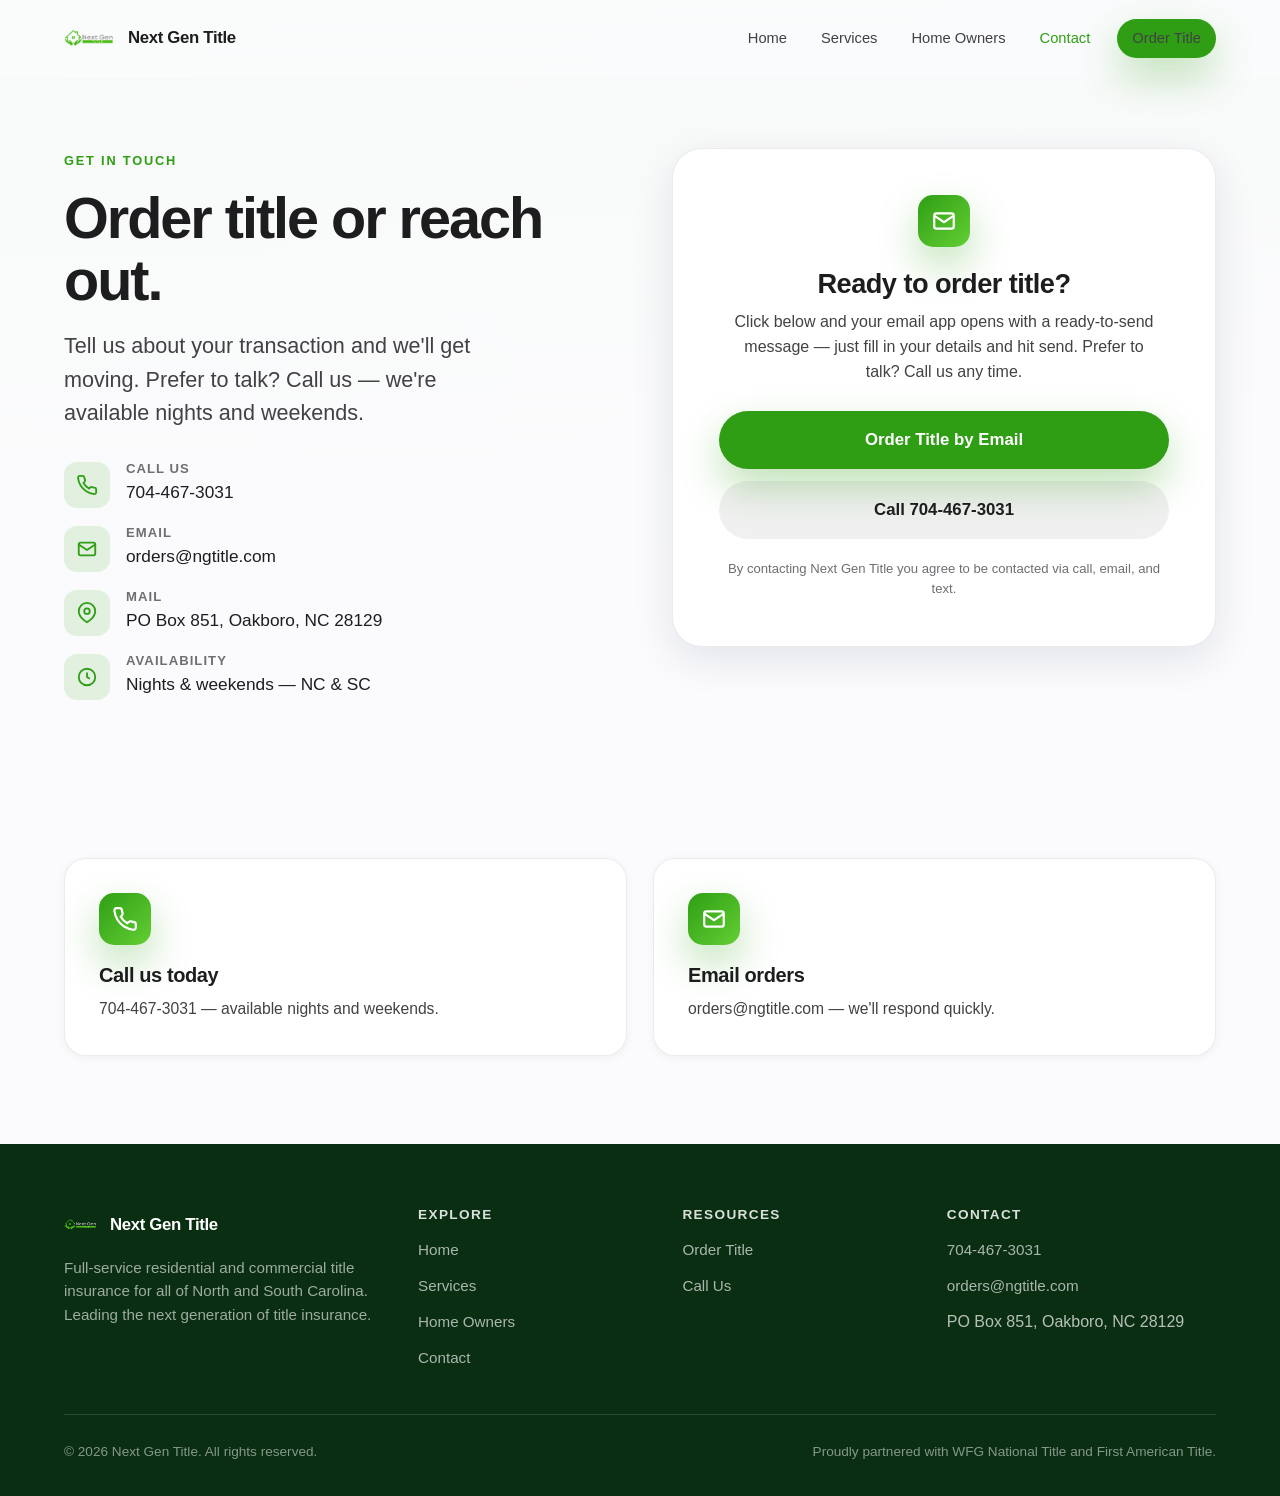
<file: contact.html>
<!DOCTYPE html>
<html lang="en">
<head>
<meta charset="UTF-8">
<meta name="viewport" content="width=device-width, initial-scale=1">
<title>Contact &amp; Order Title | Next Gen Title</title>
<meta name="description" content="Order title or get in touch with Next Gen Title. Call 704-467-3031, email orders@ngtitle.com. Serving all of North and South Carolina — nights and weekends.">
<link rel="icon" href="assets/images/logo.png">
<link rel="stylesheet" href="assets/css/styles.css">
</head>
<body>

<!-- NAV -->
<header class="nav">
  <div class="container">
    <a class="brand" href="index.html">
      <img src="assets/images/logo.png" alt="Next Gen Title logo">
      <span>Next Gen Title</span>
    </a>
    <nav class="nav-links" id="navLinks" aria-label="Primary">
      <a href="index.html">Home</a>
      <a href="services.html">Services</a>
      <a href="homeowners.html">Home Owners</a>
      <a href="contact.html" class="active">Contact</a>
      <span class="nav-cta"><a class="btn btn-primary" href="mailto:orders@ngtitle.com?subject=Title%20Order%20Request&amp;body=Hi%20Next%20Gen%20Title%2C%0D%0A%0D%0AI%20would%20like%20to%20order%20title.%20My%20details%3A%0D%0A%0D%0AName%3A%0D%0APhone%3A%0D%0AEmail%3A%0D%0AProperty%20address%3A%0D%0AProperty%20state%20(NC%2FSC)%3A%0D%0AService%20needed%3A%0D%0ADetails%3A%0D%0A%0D%0AThank%20you!">Order Title</a></span>
    </nav>
    <button class="nav-toggle" aria-label="Menu" aria-expanded="false" aria-controls="navLinks">
      <span></span><span></span><span></span>
    </button>
  </div>
</header>

<main>
<!-- HERO + FORM -->
<section class="hero" style="padding-bottom:70px" id="order">
  <div class="hero-bg" style="background:linear-gradient(160deg,#eef7ea 0%, #f5f5f7 100%)"></div>
  <div class="container">
    <div class="split" style="align-items:start">
      <div class="reveal in" style="position:sticky; top:110px">
        <span class="eyebrow">Get in touch</span>
        <h1 class="display" style="font-size:clamp(2.4rem,5vw,3.6rem)">Order title or reach out.</h1>
        <p class="lead" style="margin:18px 0 32px; max-width:460px">Tell us about your transaction and we'll get moving. Prefer to talk? Call us — we're available nights and weekends.</p>

        <div class="contact-list">
          <div class="contact-item">
            <span class="ci"><svg viewBox="0 0 24 24" fill="none" stroke="currentColor" stroke-width="2"><path d="M22 16.9v3a2 2 0 0 1-2.2 2 19.8 19.8 0 0 1-8.6-3 19.5 19.5 0 0 1-6-6 19.8 19.8 0 0 1-3-8.6A2 2 0 0 1 4.1 2h3a2 2 0 0 1 2 1.7c.1.9.4 1.8.7 2.7a2 2 0 0 1-.5 2.1L8.1 9.9a16 16 0 0 0 6 6l1.4-1.2a2 2 0 0 1 2.1-.5c.9.3 1.8.6 2.7.7a2 2 0 0 1 1.7 2z"/></svg></span>
            <div><h4>Call us</h4><a href="tel:7044673031">704-467-3031</a></div>
          </div>
          <div class="contact-item">
            <span class="ci"><svg viewBox="0 0 24 24" fill="none" stroke="currentColor" stroke-width="2"><rect x="3" y="5" width="18" height="14" rx="2"/><path d="m3 7 9 6 9-6"/></svg></span>
            <div><h4>Email</h4><a href="mailto:orders@ngtitle.com">orders@ngtitle.com</a></div>
          </div>
          <div class="contact-item">
            <span class="ci"><svg viewBox="0 0 24 24" fill="none" stroke="currentColor" stroke-width="2"><path d="M21 10c0 7-9 12-9 12s-9-5-9-12a9 9 0 0 1 18 0z"/><circle cx="12" cy="10" r="3"/></svg></span>
            <div><h4>Mail</h4><p>PO Box 851, Oakboro, NC 28129</p></div>
          </div>
          <div class="contact-item">
            <span class="ci"><svg viewBox="0 0 24 24" fill="none" stroke="currentColor" stroke-width="2"><circle cx="12" cy="12" r="9"/><path d="M12 7v5l3 2"/></svg></span>
            <div><h4>Availability</h4><p>Nights &amp; weekends — NC &amp; SC</p></div>
          </div>
        </div>
      </div>

      <!-- ORDER CARD -->
      <div class="form-card reveal d1" style="text-align:center">
        <div class="icon" style="margin:0 auto 22px"><svg viewBox="0 0 24 24" fill="none" stroke="currentColor" stroke-width="2"><rect x="3" y="5" width="18" height="14" rx="2"/><path d="m3 7 9 6 9-6"/></svg></div>
        <h2 class="h-md" style="margin-bottom:12px">Ready to order title?</h2>
        <p style="margin:0 auto 26px; max-width:420px">Click below and your email app opens with a ready-to-send message &mdash; just fill in your details and hit send. Prefer to talk? Call us any time.</p>
        <a class="btn btn-primary btn-lg" style="width:100%" href="mailto:orders@ngtitle.com?subject=Title%20Order%20Request&amp;body=Hi%20Next%20Gen%20Title%2C%0D%0A%0D%0AI%20would%20like%20to%20order%20title.%20My%20details%3A%0D%0A%0D%0AName%3A%0D%0APhone%3A%0D%0AEmail%3A%0D%0AProperty%20address%3A%0D%0AProperty%20state%20(NC%2FSC)%3A%0D%0AService%20needed%3A%0D%0ADetails%3A%0D%0A%0D%0AThank%20you!">Order Title by Email</a>
        <a class="btn btn-ghost btn-lg" style="width:100%; margin-top:12px" href="tel:7044673031">Call 704-467-3031</a>
        <p class="form-consent" style="margin-top:20px">By contacting Next Gen Title you agree to be contacted via call, email, and text.</p>
      </div>
    </div>
  </div>
</section>

<!-- QUICK ACTIONS -->
<section class="section-tight">
  <div class="container">
    <div class="grid grid-2">
      <a class="card reveal" href="tel:7044673031" style="text-decoration:none">
        <div class="icon"><svg viewBox="0 0 24 24" fill="none" stroke="currentColor" stroke-width="2"><path d="M22 16.9v3a2 2 0 0 1-2.2 2 19.8 19.8 0 0 1-8.6-3 19.5 19.5 0 0 1-6-6 19.8 19.8 0 0 1-3-8.6A2 2 0 0 1 4.1 2h3a2 2 0 0 1 2 1.7c.1.9.4 1.8.7 2.7a2 2 0 0 1-.5 2.1L8.1 9.9a16 16 0 0 0 6 6l1.4-1.2a2 2 0 0 1 2.1-.5c.9.3 1.8.6 2.7.7a2 2 0 0 1 1.7 2z"/></svg></div>
        <h3>Call us today</h3>
        <p>704-467-3031 — available nights and weekends.</p>
      </a>
      <a class="card reveal d1" href="mailto:orders@ngtitle.com" style="text-decoration:none">
        <div class="icon"><svg viewBox="0 0 24 24" fill="none" stroke="currentColor" stroke-width="2"><rect x="3" y="5" width="18" height="14" rx="2"/><path d="m3 7 9 6 9-6"/></svg></div>
        <h3>Email orders</h3>
        <p>orders@ngtitle.com — we'll respond quickly.</p>
      </a>
    </div>
  </div>
</section>
</main>

<!-- FOOTER -->
<footer class="footer">
  <div class="container">
    <div class="footer-top">
      <div>
        <div class="brand"><img src="assets/images/logo.png" alt="" style="width:34px;height:34px;border-radius:9px"> <span>Next Gen Title</span></div>
        <p>Full-service residential and commercial title insurance for all of North and South Carolina. Leading the next generation of title insurance.</p>
      </div>
      <div>
        <h4>Explore</h4>
        <ul>
          <li><a href="index.html">Home</a></li>
          <li><a href="services.html">Services</a></li>
          <li><a href="homeowners.html">Home Owners</a></li>
          <li><a href="contact.html">Contact</a></li>
        </ul>
      </div>
      <div>
        <h4>Resources</h4>
        <ul>
          <li><a href="mailto:orders@ngtitle.com?subject=Title%20Order%20Request&amp;body=Hi%20Next%20Gen%20Title%2C%0D%0A%0D%0AI%20would%20like%20to%20order%20title.%20My%20details%3A%0D%0A%0D%0AName%3A%0D%0APhone%3A%0D%0AEmail%3A%0D%0AProperty%20address%3A%0D%0AProperty%20state%20(NC%2FSC)%3A%0D%0AService%20needed%3A%0D%0ADetails%3A%0D%0A%0D%0AThank%20you!">Order Title</a></li>
          <li><a href="tel:7044673031">Call Us</a></li>
        </ul>
      </div>
      <div>
        <h4>Contact</h4>
        <ul>
          <li><a href="tel:7044673031">704-467-3031</a></li>
          <li><a href="mailto:orders@ngtitle.com">orders@ngtitle.com</a></li>
          <li><span>PO Box 851, Oakboro, NC 28129</span></li>
        </ul>
      </div>
    </div>
    <div class="footer-bottom">
      <span>© <span id="year">2026</span> Next Gen Title. All rights reserved.</span>
      <span>Proudly partnered with WFG National Title and First American Title.</span>
    </div>
  </div>
</footer>

<script src="assets/js/script.js"></script>
</body>
</html>
</file>
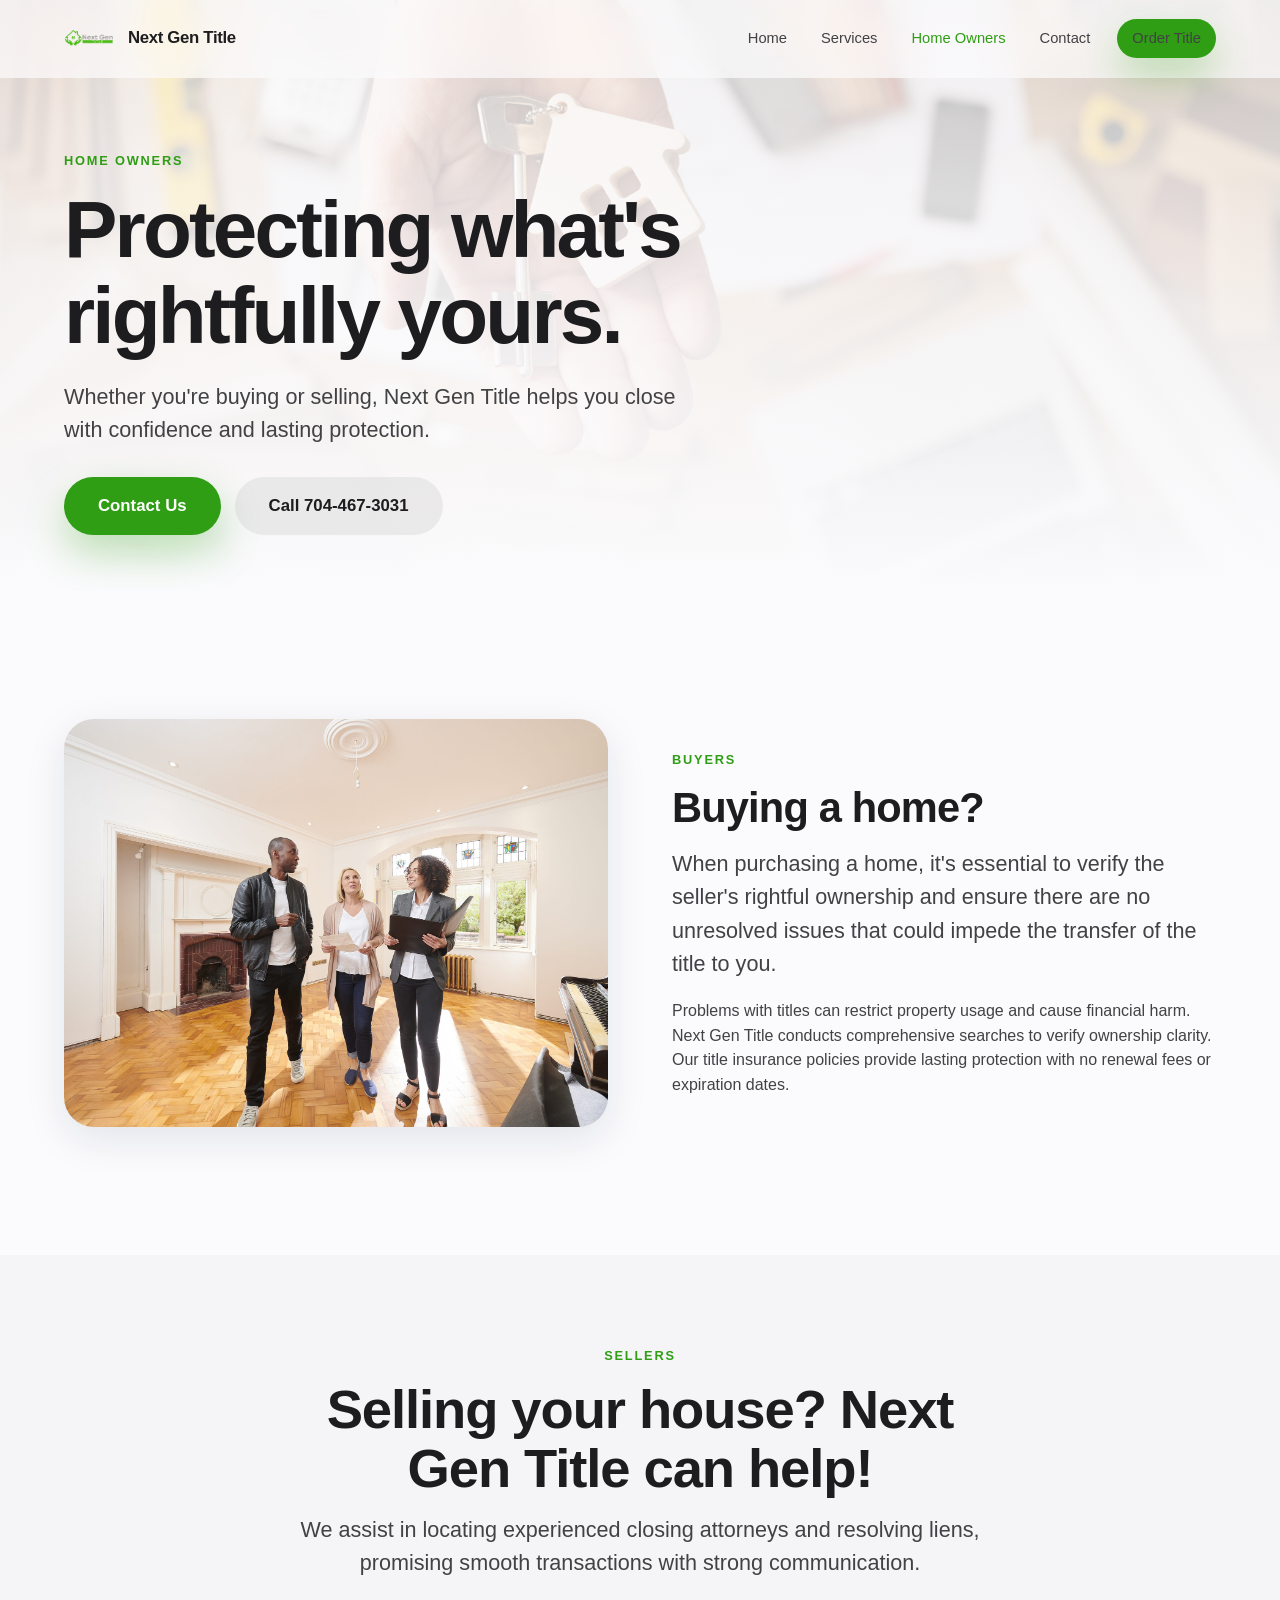
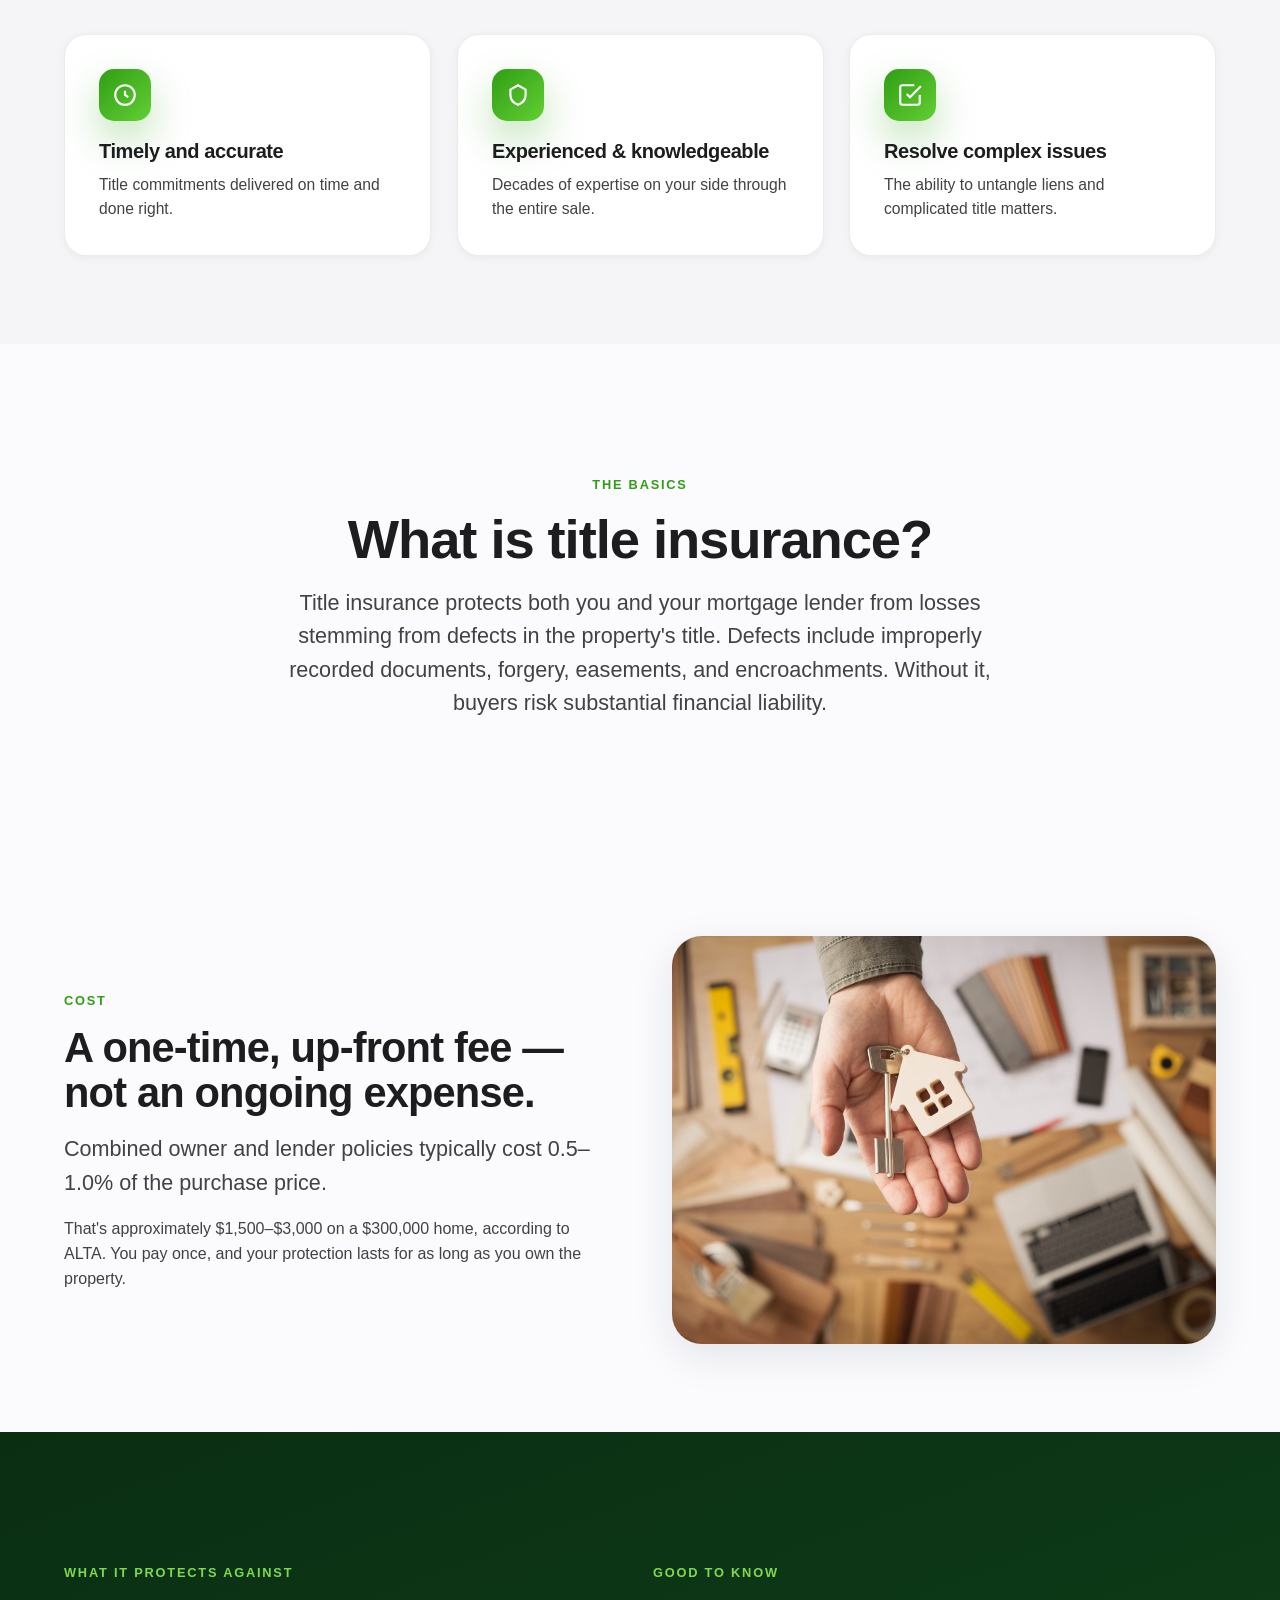
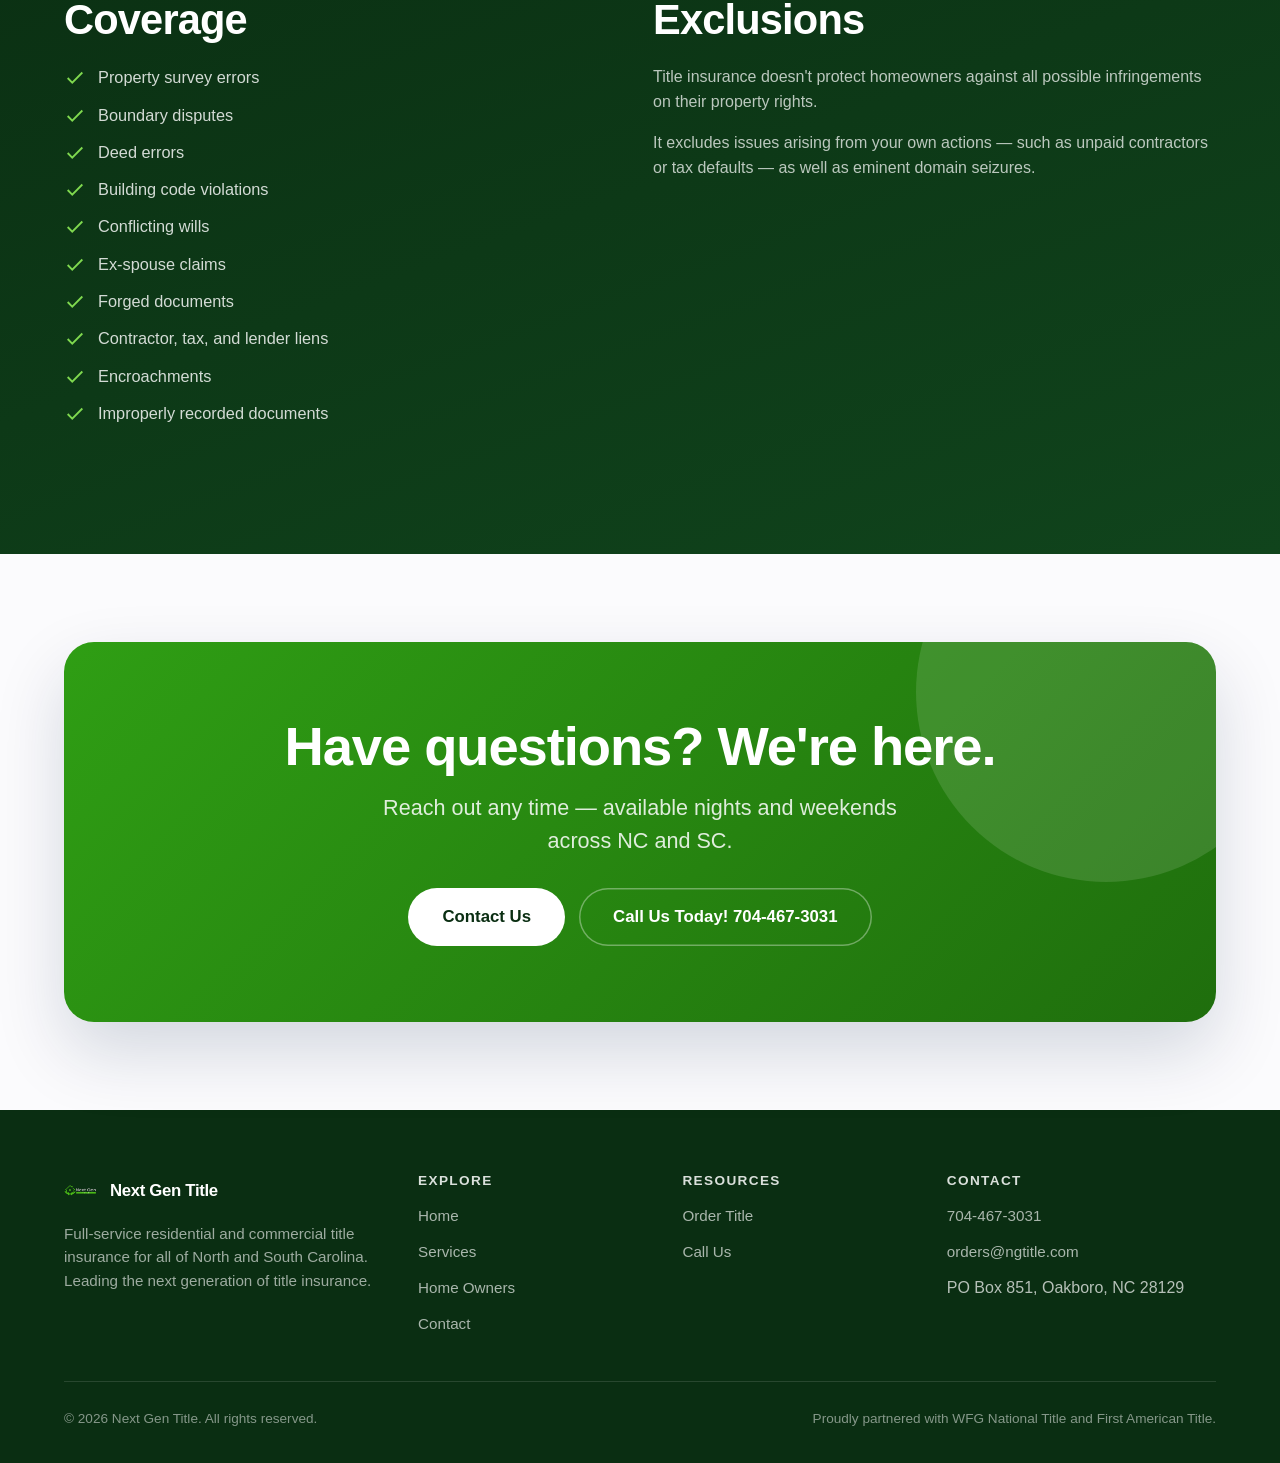
<file: homeowners.html>
<!DOCTYPE html>
<html lang="en">
<head>
<meta charset="UTF-8">
<meta name="viewport" content="width=device-width, initial-scale=1">
<title>Home Owners | Next Gen Title</title>
<meta name="description" content="What buyers and sellers need to know about title insurance — what it is, what it costs, and what it protects. From Next Gen Title, serving NC and SC.">
<link rel="icon" href="assets/images/logo.png">
<link rel="stylesheet" href="assets/css/styles.css">
</head>
<body>

<!-- NAV -->
<header class="nav">
  <div class="container">
    <a class="brand" href="index.html">
      <img src="assets/images/logo.png" alt="Next Gen Title logo">
      <span>Next Gen Title</span>
    </a>
    <nav class="nav-links" id="navLinks" aria-label="Primary">
      <a href="index.html">Home</a>
      <a href="services.html">Services</a>
      <a href="homeowners.html" class="active">Home Owners</a>
      <a href="contact.html">Contact</a>
      <span class="nav-cta"><a class="btn btn-primary" href="mailto:orders@ngtitle.com?subject=Title%20Order%20Request&amp;body=Hi%20Next%20Gen%20Title%2C%0D%0A%0D%0AI%20would%20like%20to%20order%20title.%20My%20details%3A%0D%0A%0D%0AName%3A%0D%0APhone%3A%0D%0AEmail%3A%0D%0AProperty%20address%3A%0D%0AProperty%20state%20(NC%2FSC)%3A%0D%0AService%20needed%3A%0D%0ADetails%3A%0D%0A%0D%0AThank%20you!">Order Title</a></span>
    </nav>
    <button class="nav-toggle" aria-label="Menu" aria-expanded="false" aria-controls="navLinks">
      <span></span><span></span><span></span>
    </button>
  </div>
</header>

<main>
<!-- HERO -->
<section class="hero" style="padding-bottom:56px">
  <div class="hero-bg" style="background-image:url('assets/images/home-keys.jpg')"></div>
  <div class="container">
    <div class="hero-inner reveal in">
      <span class="eyebrow">Home Owners</span>
      <h1 class="display">Protecting what's rightfully yours.</h1>
      <p class="lead" style="margin-top:20px">Whether you're buying or selling, Next Gen Title helps you close with confidence and lasting protection.</p>
      <div class="btn-row" style="margin-top:30px">
        <a class="btn btn-primary btn-lg" href="contact.html">Contact Us</a>
        <a class="btn btn-ghost btn-lg" href="tel:7044673031">Call 704-467-3031</a>
      </div>
    </div>
  </div>
</section>

<!-- BUYERS -->
<section class="section">
  <div class="container">
    <div class="split">
      <div class="split-media reveal"><img src="assets/images/house-hunt.jpg" alt="House hunting"></div>
      <div class="reveal d1">
        <span class="eyebrow">Buyers</span>
        <h2 class="h-lg">Buying a home?</h2>
        <p class="lead" style="margin:16px 0 18px">When purchasing a home, it's essential to verify the seller's rightful ownership and ensure there are no unresolved issues that could impede the transfer of the title to you.</p>
        <p>Problems with titles can restrict property usage and cause financial harm. Next Gen Title conducts comprehensive searches to verify ownership clarity. Our title insurance policies provide lasting protection with no renewal fees or expiration dates.</p>
      </div>
    </div>
  </div>
</section>

<!-- SELLERS -->
<section class="section-tight" style="background:var(--bg-alt)">
  <div class="container">
    <div class="section-head reveal">
      <span class="eyebrow">Sellers</span>
      <h2 class="h-xl">Selling your house? Next Gen Title can help!</h2>
      <p class="lead">We assist in locating experienced closing attorneys and resolving liens, promising smooth transactions with strong communication.</p>
    </div>
    <div class="grid grid-3">
      <div class="card reveal">
        <div class="icon"><svg viewBox="0 0 24 24" fill="none" stroke="currentColor" stroke-width="2"><path d="M12 8v4l3 2"/><circle cx="12" cy="12" r="9"/></svg></div>
        <h3>Timely and accurate</h3>
        <p>Title commitments delivered on time and done right.</p>
      </div>
      <div class="card reveal d1">
        <div class="icon"><svg viewBox="0 0 24 24" fill="none" stroke="currentColor" stroke-width="2"><path d="M12 3l7 4v5c0 4.5-3 7.5-7 9-4-1.5-7-4.5-7-9V7l7-4z"/></svg></div>
        <h3>Experienced &amp; knowledgeable</h3>
        <p>Decades of expertise on your side through the entire sale.</p>
      </div>
      <div class="card reveal d2">
        <div class="icon"><svg viewBox="0 0 24 24" fill="none" stroke="currentColor" stroke-width="2"><path d="M9 11l3 3L22 4"/><path d="M21 12v7a2 2 0 0 1-2 2H5a2 2 0 0 1-2-2V5a2 2 0 0 1 2-2h11"/></svg></div>
        <h3>Resolve complex issues</h3>
        <p>The ability to untangle liens and complicated title matters.</p>
      </div>
    </div>
  </div>
</section>

<!-- WHAT IS TITLE INSURANCE -->
<section class="section">
  <div class="container narrow" style="text-align:center">
    <div class="reveal">
      <span class="eyebrow">The basics</span>
      <h2 class="h-xl">What is title insurance?</h2>
      <p class="lead" style="margin-top:16px">Title insurance protects both you and your mortgage lender from losses stemming from defects in the property's title. Defects include improperly recorded documents, forgery, easements, and encroachments. Without it, buyers risk substantial financial liability.</p>
    </div>
  </div>
</section>

<!-- COST -->
<section class="section-tight">
  <div class="container">
    <div class="split reverse">
      <div class="split-media reveal"><img src="assets/images/home-keys.jpg" alt="Home keys"></div>
      <div class="reveal d1">
        <span class="eyebrow">Cost</span>
        <h2 class="h-lg">A one-time, up-front fee — not an ongoing expense.</h2>
        <p class="lead" style="margin:16px 0 18px">Combined owner and lender policies typically cost 0.5–1.0% of the purchase price.</p>
        <p>That's approximately $1,500–$3,000 on a $300,000 home, according to ALTA. You pay once, and your protection lasts for as long as you own the property.</p>
      </div>
    </div>
  </div>
</section>

<!-- COVERAGE / EXCLUSIONS -->
<section class="section dark">
  <div class="container">
    <div class="grid grid-2">
      <div class="reveal">
        <span class="eyebrow">What it protects against</span>
        <h2 class="h-lg" style="margin-bottom:22px">Coverage</h2>
        <ul class="check-list">
          <li><svg viewBox="0 0 24 24" fill="none" stroke="#7fd94f" stroke-width="2"><path d="M20 6L9 17l-5-5"/></svg>Property survey errors</li>
          <li><svg viewBox="0 0 24 24" fill="none" stroke="#7fd94f" stroke-width="2"><path d="M20 6L9 17l-5-5"/></svg>Boundary disputes</li>
          <li><svg viewBox="0 0 24 24" fill="none" stroke="#7fd94f" stroke-width="2"><path d="M20 6L9 17l-5-5"/></svg>Deed errors</li>
          <li><svg viewBox="0 0 24 24" fill="none" stroke="#7fd94f" stroke-width="2"><path d="M20 6L9 17l-5-5"/></svg>Building code violations</li>
          <li><svg viewBox="0 0 24 24" fill="none" stroke="#7fd94f" stroke-width="2"><path d="M20 6L9 17l-5-5"/></svg>Conflicting wills</li>
          <li><svg viewBox="0 0 24 24" fill="none" stroke="#7fd94f" stroke-width="2"><path d="M20 6L9 17l-5-5"/></svg>Ex-spouse claims</li>
          <li><svg viewBox="0 0 24 24" fill="none" stroke="#7fd94f" stroke-width="2"><path d="M20 6L9 17l-5-5"/></svg>Forged documents</li>
          <li><svg viewBox="0 0 24 24" fill="none" stroke="#7fd94f" stroke-width="2"><path d="M20 6L9 17l-5-5"/></svg>Contractor, tax, and lender liens</li>
          <li><svg viewBox="0 0 24 24" fill="none" stroke="#7fd94f" stroke-width="2"><path d="M20 6L9 17l-5-5"/></svg>Encroachments</li>
          <li><svg viewBox="0 0 24 24" fill="none" stroke="#7fd94f" stroke-width="2"><path d="M20 6L9 17l-5-5"/></svg>Improperly recorded documents</li>
        </ul>
      </div>
      <div class="reveal d1">
        <span class="eyebrow">Good to know</span>
        <h2 class="h-lg" style="margin-bottom:22px">Exclusions</h2>
        <p style="margin-bottom:16px">Title insurance doesn't protect homeowners against all possible infringements on their property rights.</p>
        <p>It excludes issues arising from your own actions — such as unpaid contractors or tax defaults — as well as eminent domain seizures.</p>
      </div>
    </div>
  </div>
</section>

<!-- CTA -->
<section class="section-tight">
  <div class="container">
    <div class="cta-band reveal">
      <h2 class="h-xl">Have questions? We're here.</h2>
      <p class="lead" style="margin:14px auto 0; max-width:560px">Reach out any time — available nights and weekends across NC and SC.</p>
      <div class="btn-row" style="margin-top:30px">
        <a class="btn btn-light btn-lg" href="contact.html">Contact Us</a>
        <a class="btn btn-outline-light btn-lg" href="tel:7044673031">Call Us Today! 704-467-3031</a>
      </div>
    </div>
  </div>
</section>
</main>

<!-- FOOTER -->
<footer class="footer">
  <div class="container">
    <div class="footer-top">
      <div>
        <div class="brand"><img src="assets/images/logo.png" alt="" style="width:34px;height:34px;border-radius:9px"> <span>Next Gen Title</span></div>
        <p>Full-service residential and commercial title insurance for all of North and South Carolina. Leading the next generation of title insurance.</p>
      </div>
      <div>
        <h4>Explore</h4>
        <ul>
          <li><a href="index.html">Home</a></li>
          <li><a href="services.html">Services</a></li>
          <li><a href="homeowners.html">Home Owners</a></li>
          <li><a href="contact.html">Contact</a></li>
        </ul>
      </div>
      <div>
        <h4>Resources</h4>
        <ul>
          <li><a href="mailto:orders@ngtitle.com?subject=Title%20Order%20Request&amp;body=Hi%20Next%20Gen%20Title%2C%0D%0A%0D%0AI%20would%20like%20to%20order%20title.%20My%20details%3A%0D%0A%0D%0AName%3A%0D%0APhone%3A%0D%0AEmail%3A%0D%0AProperty%20address%3A%0D%0AProperty%20state%20(NC%2FSC)%3A%0D%0AService%20needed%3A%0D%0ADetails%3A%0D%0A%0D%0AThank%20you!">Order Title</a></li>
          <li><a href="tel:7044673031">Call Us</a></li>
        </ul>
      </div>
      <div>
        <h4>Contact</h4>
        <ul>
          <li><a href="tel:7044673031">704-467-3031</a></li>
          <li><a href="mailto:orders@ngtitle.com">orders@ngtitle.com</a></li>
          <li><span>PO Box 851, Oakboro, NC 28129</span></li>
        </ul>
      </div>
    </div>
    <div class="footer-bottom">
      <span>© <span id="year">2026</span> Next Gen Title. All rights reserved.</span>
      <span>Proudly partnered with WFG National Title and First American Title.</span>
    </div>
  </div>
</footer>

<script src="assets/js/script.js"></script>
</body>
</html>
</file>
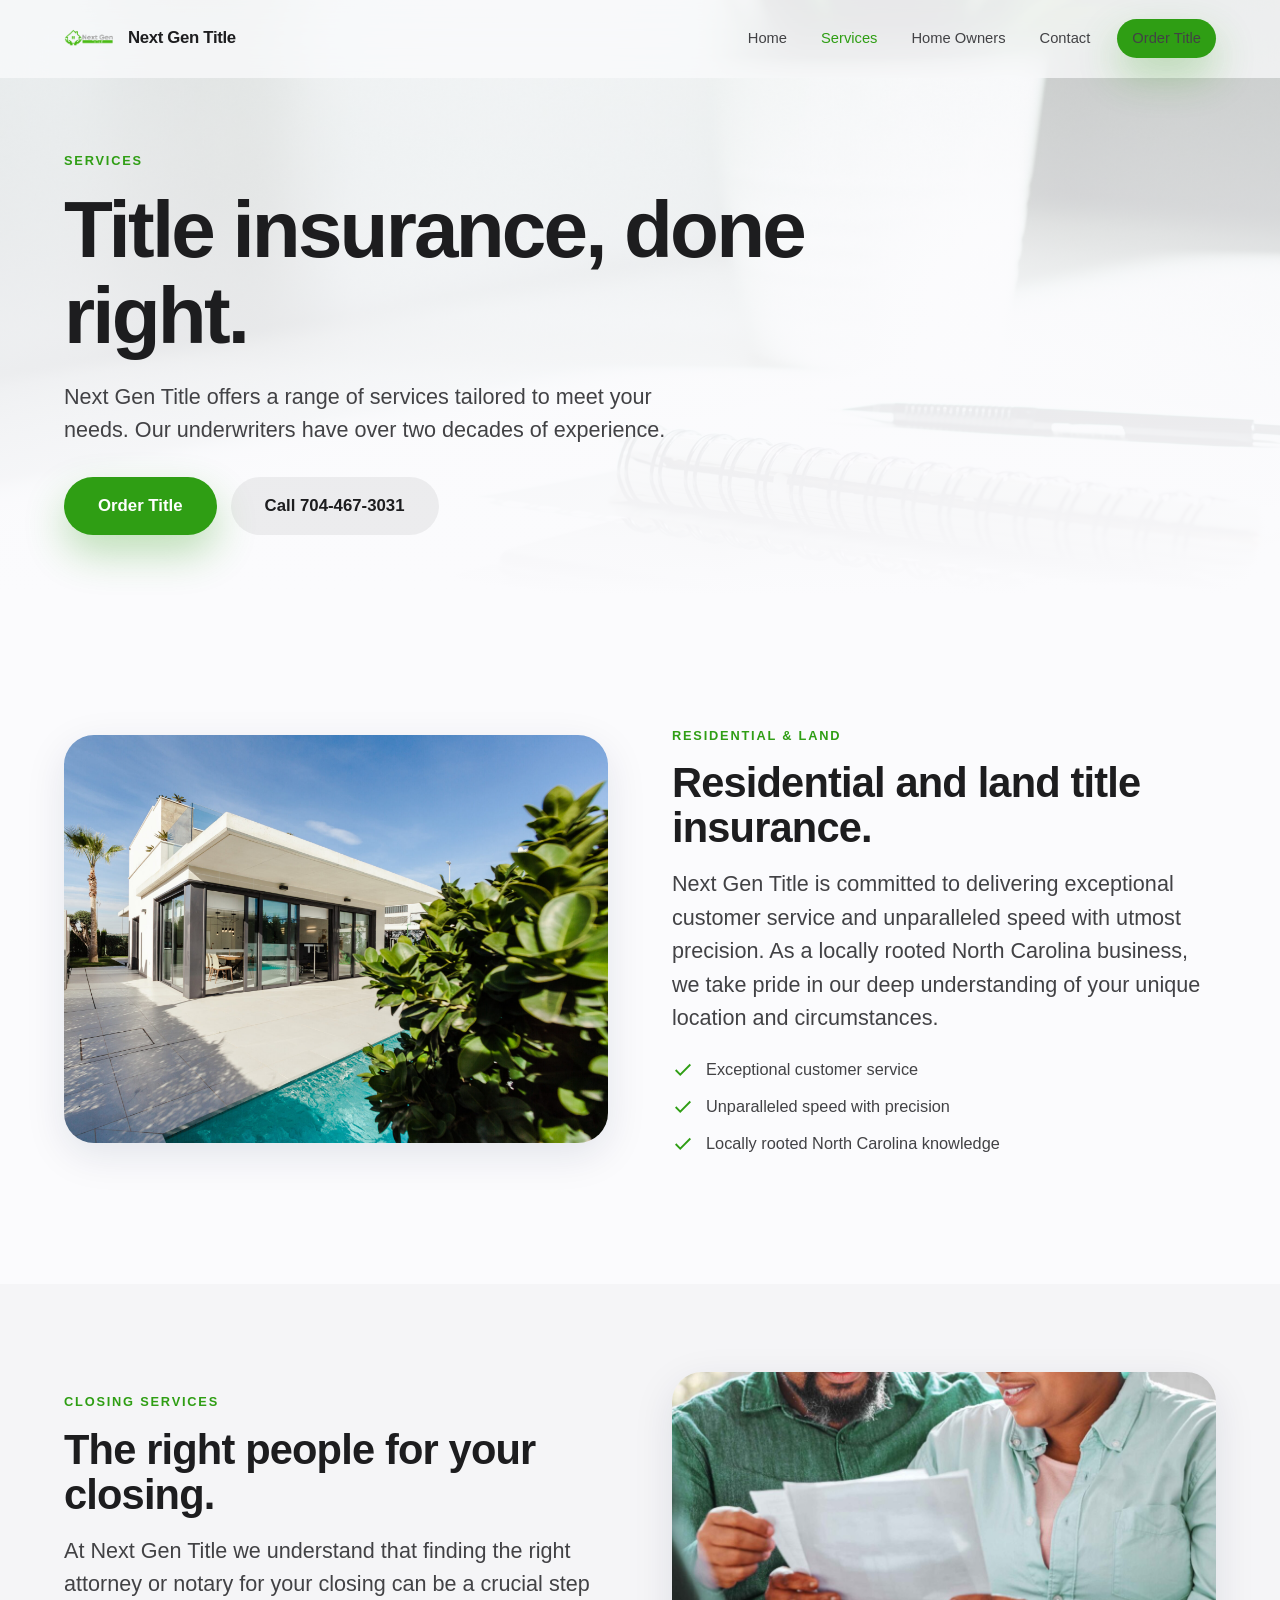
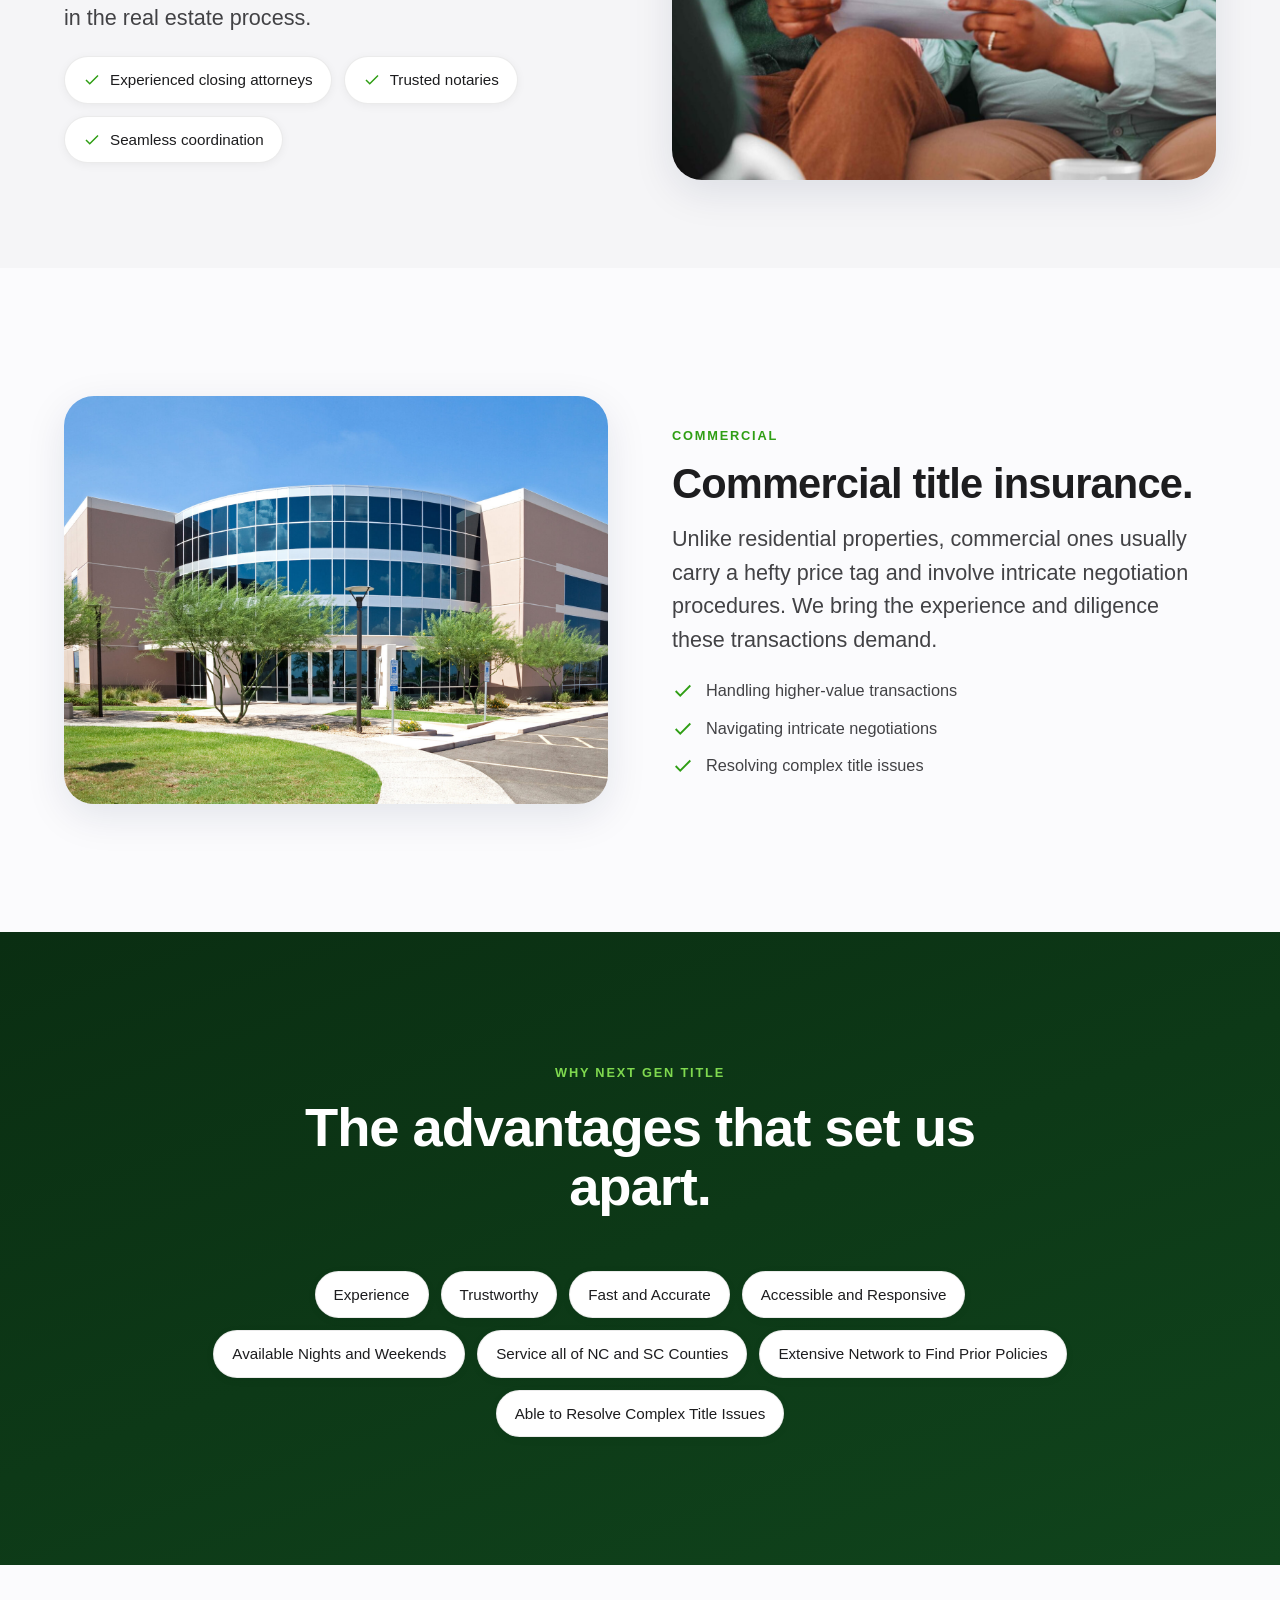
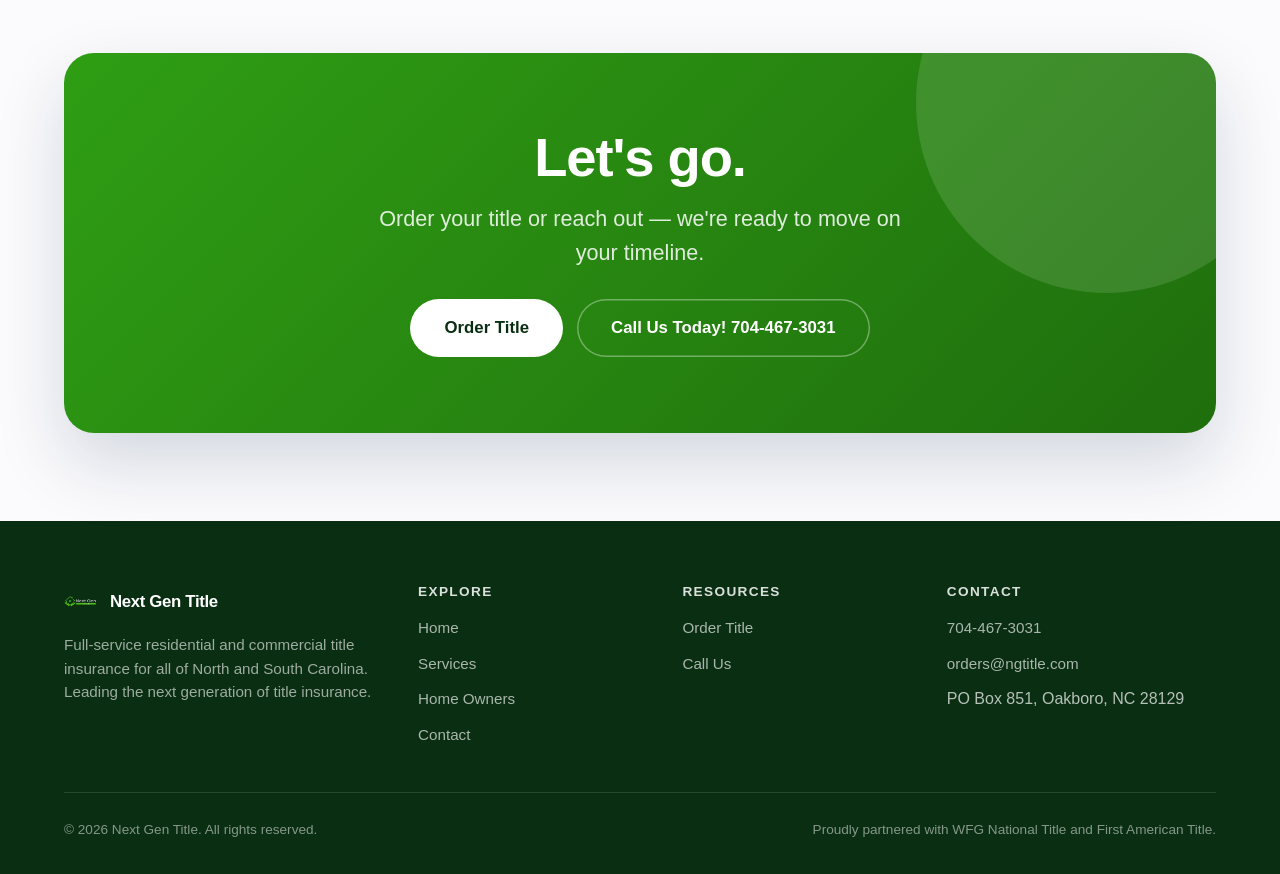
<file: services.html>
<!DOCTYPE html>
<html lang="en">
<head>
<meta charset="UTF-8">
<meta name="viewport" content="width=device-width, initial-scale=1">
<title>Services | Next Gen Title</title>
<meta name="description" content="Residential and land title insurance, closing services, and commercial title insurance across North and South Carolina from Next Gen Title.">
<link rel="icon" href="assets/images/logo.png">
<link rel="stylesheet" href="assets/css/styles.css">
</head>
<body>

<!-- NAV -->
<header class="nav">
  <div class="container">
    <a class="brand" href="index.html">
      <img src="assets/images/logo.png" alt="Next Gen Title logo">
      <span>Next Gen Title</span>
    </a>
    <nav class="nav-links" id="navLinks" aria-label="Primary">
      <a href="index.html">Home</a>
      <a href="services.html" class="active">Services</a>
      <a href="homeowners.html">Home Owners</a>
      <a href="contact.html">Contact</a>
      <span class="nav-cta"><a class="btn btn-primary" href="mailto:orders@ngtitle.com?subject=Title%20Order%20Request&amp;body=Hi%20Next%20Gen%20Title%2C%0D%0A%0D%0AI%20would%20like%20to%20order%20title.%20My%20details%3A%0D%0A%0D%0AName%3A%0D%0APhone%3A%0D%0AEmail%3A%0D%0AProperty%20address%3A%0D%0AProperty%20state%20(NC%2FSC)%3A%0D%0AService%20needed%3A%0D%0ADetails%3A%0D%0A%0D%0AThank%20you!">Order Title</a></span>
    </nav>
    <button class="nav-toggle" aria-label="Menu" aria-expanded="false" aria-controls="navLinks">
      <span></span><span></span><span></span>
    </button>
  </div>
</header>

<main>
<!-- PAGE HERO -->
<section class="hero" style="padding-bottom:60px">
  <div class="hero-bg" style="background-image:url('assets/images/services.jpg')"></div>
  <div class="container">
    <div class="hero-inner reveal in">
      <span class="eyebrow">Services</span>
      <h1 class="display">Title insurance, done right.</h1>
      <p class="lead" style="margin-top:20px">Next Gen Title offers a range of services tailored to meet your needs. Our underwriters have over two decades of experience.</p>
      <div class="btn-row" style="margin-top:30px">
        <a class="btn btn-primary btn-lg" href="mailto:orders@ngtitle.com?subject=Title%20Order%20Request&amp;body=Hi%20Next%20Gen%20Title%2C%0D%0A%0D%0AI%20would%20like%20to%20order%20title.%20My%20details%3A%0D%0A%0D%0AName%3A%0D%0APhone%3A%0D%0AEmail%3A%0D%0AProperty%20address%3A%0D%0AProperty%20state%20(NC%2FSC)%3A%0D%0AService%20needed%3A%0D%0ADetails%3A%0D%0A%0D%0AThank%20you!">Order Title</a>
        <a class="btn btn-ghost btn-lg" href="tel:7044673031">Call 704-467-3031</a>
      </div>
    </div>
  </div>
</section>

<!-- RESIDENTIAL -->
<section class="section">
  <div class="container">
    <div class="split">
      <div class="split-media reveal"><img src="assets/images/residential.jpg" alt="Residential property"></div>
      <div class="reveal d1">
        <span class="eyebrow">Residential &amp; Land</span>
        <h2 class="h-lg">Residential and land title insurance.</h2>
        <p class="lead" style="margin:16px 0 22px">Next Gen Title is committed to delivering exceptional customer service and unparalleled speed with utmost precision. As a locally rooted North Carolina business, we take pride in our deep understanding of your unique location and circumstances.</p>
        <ul class="check-list">
          <li><svg viewBox="0 0 24 24" fill="none" stroke="currentColor" stroke-width="2"><path d="M20 6L9 17l-5-5"/></svg>Exceptional customer service</li>
          <li><svg viewBox="0 0 24 24" fill="none" stroke="currentColor" stroke-width="2"><path d="M20 6L9 17l-5-5"/></svg>Unparalleled speed with precision</li>
          <li><svg viewBox="0 0 24 24" fill="none" stroke="currentColor" stroke-width="2"><path d="M20 6L9 17l-5-5"/></svg>Locally rooted North Carolina knowledge</li>
        </ul>
      </div>
    </div>
  </div>
</section>

<!-- CLOSING -->
<section class="section-tight" style="background:var(--bg-alt)">
  <div class="container">
    <div class="split reverse">
      <div class="split-media reveal"><img src="assets/images/documents.jpg" alt="Reviewing documents"></div>
      <div class="reveal d1">
        <span class="eyebrow">Closing Services</span>
        <h2 class="h-lg">The right people for your closing.</h2>
        <p class="lead" style="margin:16px 0 22px">At Next Gen Title we understand that finding the right attorney or notary for your closing can be a crucial step in the real estate process.</p>
        <div class="chip-grid">
          <span class="chip"><svg viewBox="0 0 24 24" fill="none" stroke="currentColor" stroke-width="2"><path d="M20 6L9 17l-5-5"/></svg>Experienced closing attorneys</span>
          <span class="chip"><svg viewBox="0 0 24 24" fill="none" stroke="currentColor" stroke-width="2"><path d="M20 6L9 17l-5-5"/></svg>Trusted notaries</span>
          <span class="chip"><svg viewBox="0 0 24 24" fill="none" stroke="currentColor" stroke-width="2"><path d="M20 6L9 17l-5-5"/></svg>Seamless coordination</span>
        </div>
      </div>
    </div>
  </div>
</section>

<!-- COMMERCIAL -->
<section class="section">
  <div class="container">
    <div class="split">
      <div class="split-media reveal"><img src="assets/images/commercial.jpg" alt="Modern commercial office building"></div>
      <div class="reveal d1">
        <span class="eyebrow">Commercial</span>
        <h2 class="h-lg">Commercial title insurance.</h2>
        <p class="lead" style="margin:16px 0 22px">Unlike residential properties, commercial ones usually carry a hefty price tag and involve intricate negotiation procedures. We bring the experience and diligence these transactions demand.</p>
        <ul class="check-list">
          <li><svg viewBox="0 0 24 24" fill="none" stroke="currentColor" stroke-width="2"><path d="M20 6L9 17l-5-5"/></svg>Handling higher-value transactions</li>
          <li><svg viewBox="0 0 24 24" fill="none" stroke="currentColor" stroke-width="2"><path d="M20 6L9 17l-5-5"/></svg>Navigating intricate negotiations</li>
          <li><svg viewBox="0 0 24 24" fill="none" stroke="currentColor" stroke-width="2"><path d="M20 6L9 17l-5-5"/></svg>Resolving complex title issues</li>
        </ul>
      </div>
    </div>
  </div>
</section>

<!-- WHY US STRIP -->
<section class="section dark">
  <div class="container">
    <div class="section-head reveal">
      <span class="eyebrow">Why Next Gen Title</span>
      <h2 class="h-xl">The advantages that set us apart.</h2>
    </div>
    <div class="chip-grid reveal d1" style="justify-content:center; max-width:900px; margin:0 auto">
      <span class="chip">Experience</span>
      <span class="chip">Trustworthy</span>
      <span class="chip">Fast and Accurate</span>
      <span class="chip">Accessible and Responsive</span>
      <span class="chip">Available Nights and Weekends</span>
      <span class="chip">Service all of NC and SC Counties</span>
      <span class="chip">Extensive Network to Find Prior Policies</span>
      <span class="chip">Able to Resolve Complex Title Issues</span>
    </div>
  </div>
</section>

<!-- CTA -->
<section class="section-tight">
  <div class="container">
    <div class="cta-band reveal">
      <h2 class="h-xl">Let's go.</h2>
      <p class="lead" style="margin:14px auto 0; max-width:560px">Order your title or reach out — we're ready to move on your timeline.</p>
      <div class="btn-row" style="margin-top:30px">
        <a class="btn btn-light btn-lg" href="mailto:orders@ngtitle.com?subject=Title%20Order%20Request&amp;body=Hi%20Next%20Gen%20Title%2C%0D%0A%0D%0AI%20would%20like%20to%20order%20title.%20My%20details%3A%0D%0A%0D%0AName%3A%0D%0APhone%3A%0D%0AEmail%3A%0D%0AProperty%20address%3A%0D%0AProperty%20state%20(NC%2FSC)%3A%0D%0AService%20needed%3A%0D%0ADetails%3A%0D%0A%0D%0AThank%20you!">Order Title</a>
        <a class="btn btn-outline-light btn-lg" href="tel:7044673031">Call Us Today! 704-467-3031</a>
      </div>
    </div>
  </div>
</section>
</main>

<!-- FOOTER -->
<footer class="footer">
  <div class="container">
    <div class="footer-top">
      <div>
        <div class="brand"><img src="assets/images/logo.png" alt="" style="width:34px;height:34px;border-radius:9px"> <span>Next Gen Title</span></div>
        <p>Full-service residential and commercial title insurance for all of North and South Carolina. Leading the next generation of title insurance.</p>
      </div>
      <div>
        <h4>Explore</h4>
        <ul>
          <li><a href="index.html">Home</a></li>
          <li><a href="services.html">Services</a></li>
          <li><a href="homeowners.html">Home Owners</a></li>
          <li><a href="contact.html">Contact</a></li>
        </ul>
      </div>
      <div>
        <h4>Resources</h4>
        <ul>
          <li><a href="mailto:orders@ngtitle.com?subject=Title%20Order%20Request&amp;body=Hi%20Next%20Gen%20Title%2C%0D%0A%0D%0AI%20would%20like%20to%20order%20title.%20My%20details%3A%0D%0A%0D%0AName%3A%0D%0APhone%3A%0D%0AEmail%3A%0D%0AProperty%20address%3A%0D%0AProperty%20state%20(NC%2FSC)%3A%0D%0AService%20needed%3A%0D%0ADetails%3A%0D%0A%0D%0AThank%20you!">Order Title</a></li>
          <li><a href="tel:7044673031">Call Us</a></li>
        </ul>
      </div>
      <div>
        <h4>Contact</h4>
        <ul>
          <li><a href="tel:7044673031">704-467-3031</a></li>
          <li><a href="mailto:orders@ngtitle.com">orders@ngtitle.com</a></li>
          <li><span>PO Box 851, Oakboro, NC 28129</span></li>
        </ul>
      </div>
    </div>
    <div class="footer-bottom">
      <span>© <span id="year">2026</span> Next Gen Title. All rights reserved.</span>
      <span>Proudly partnered with WFG National Title and First American Title.</span>
    </div>
  </div>
</footer>

<script src="assets/js/script.js"></script>
</body>
</html>
</file>
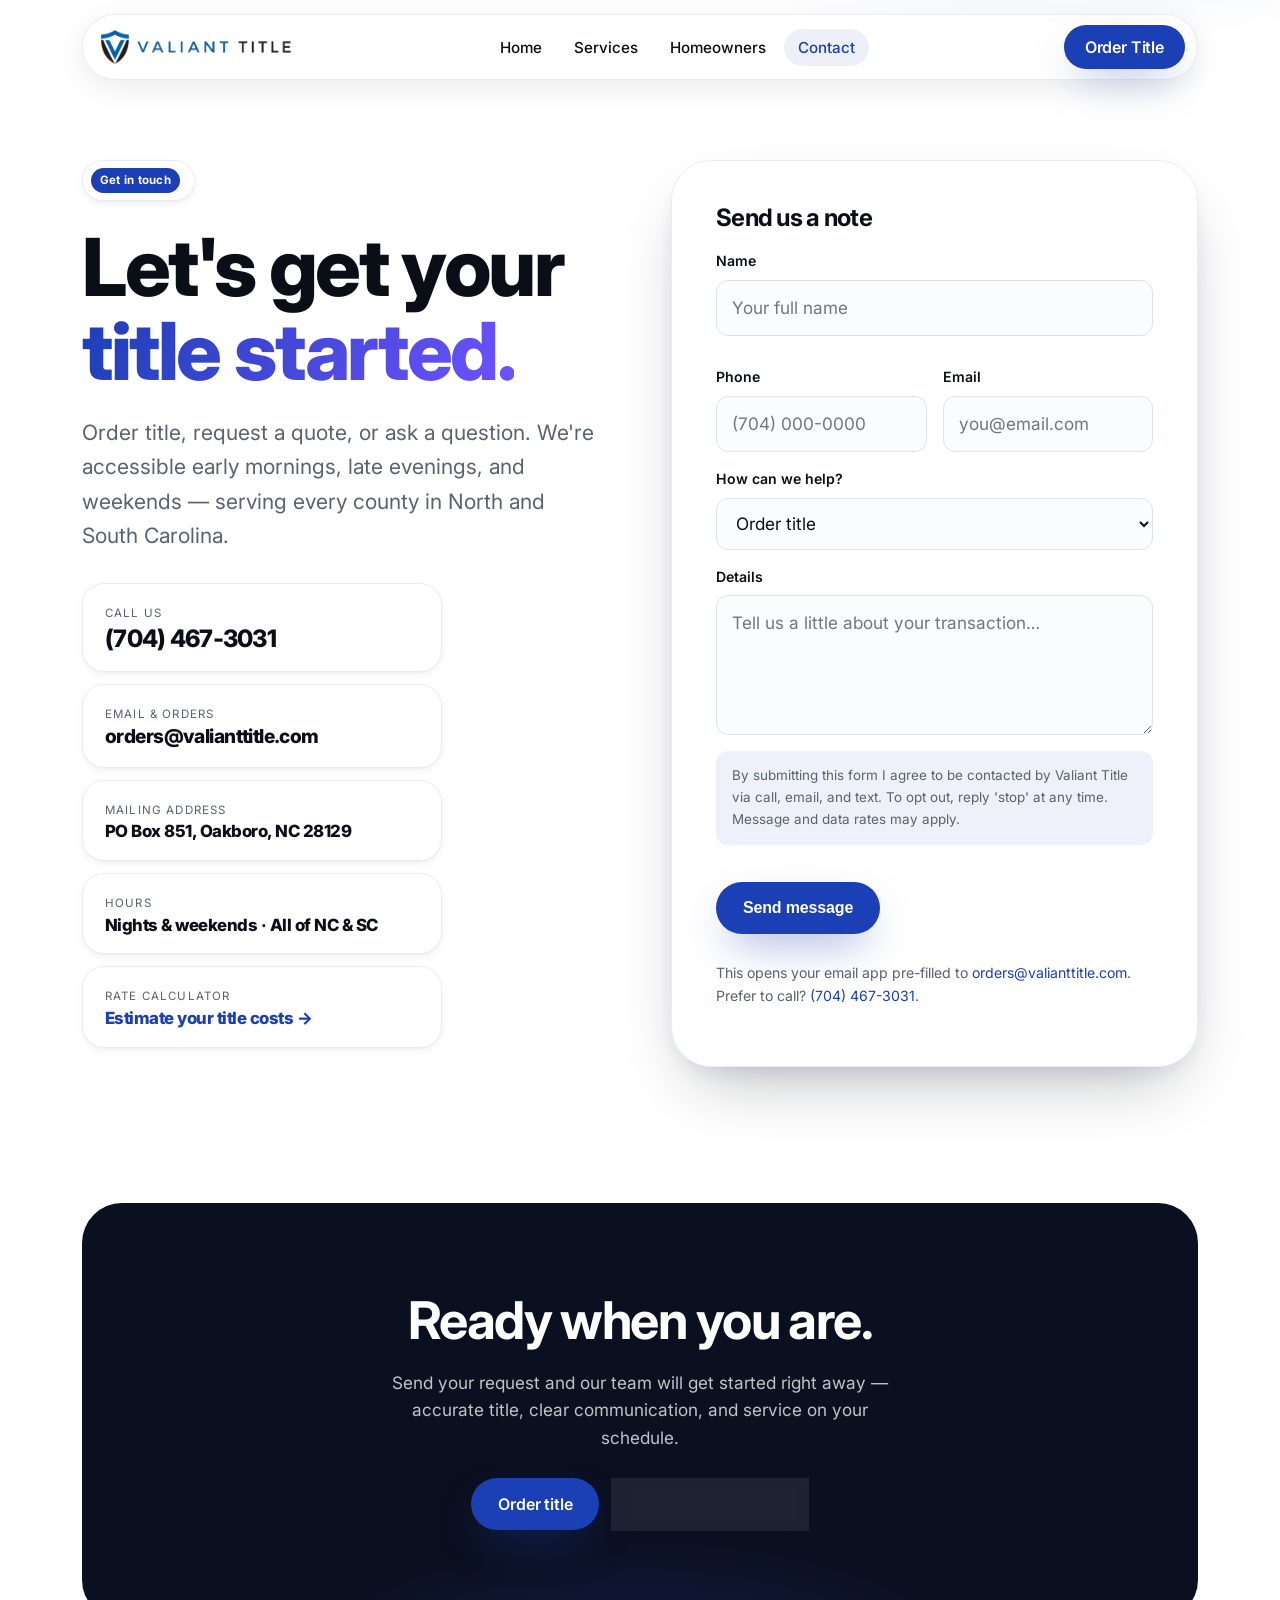
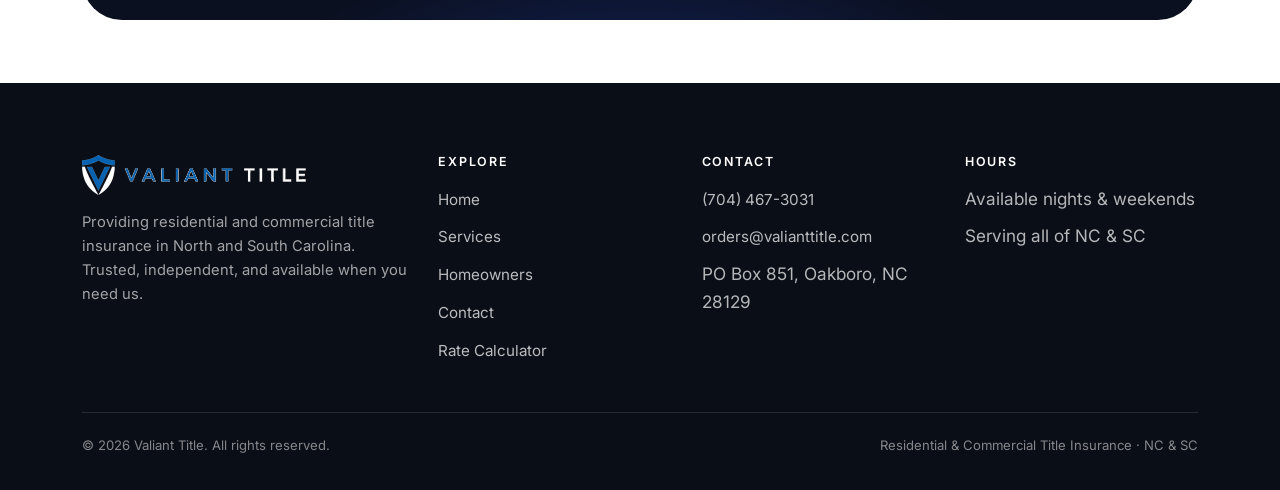
<file: Valiant-Title/contact.html>
<!DOCTYPE html>
<html lang="en">
<head>
  <meta charset="UTF-8">
  <meta name="viewport" content="width=device-width, initial-scale=1, viewport-fit=cover">
  <title>Contact — Valiant Title | Order Title in NC &amp; SC</title>
  <meta name="description" content="Order title, request a quote, or ask a question. Accessible early mornings, late evenings, and weekends — serving every county in North and South Carolina.">
  <link rel="canonical" href="https://valianttitle.com/contact.html">
  <meta property="og:type" content="website">
  <meta property="og:title" content="Contact — Valiant Title">
  <meta property="og:url" content="https://valianttitle.com/contact.html">
  <meta property="og:image" content="https://valianttitle.com/assets/og-contact.jpg">
  <link rel="icon" href="assets/favicon.png" type="image/png">
  <link rel="preconnect" href="https://fonts.googleapis.com">
  <link rel="preconnect" href="https://fonts.gstatic.com" crossorigin>
  <link href="https://fonts.googleapis.com/css2?family=Inter:wght@400;500;600;700;800&display=swap" rel="stylesheet">
  <link rel="stylesheet" href="styles.css">
  <script type="application/ld+json">
  {"@context":"https://schema.org","@type":"LocalBusiness","name":"Valiant Title","url":"https://valianttitle.com/","telephone":"+1-704-467-3031","email":"orders@valianttitle.com","address":{"@type":"PostalAddress","postOfficeBoxNumber":"PO Box 851","addressLocality":"Oakboro","addressRegion":"NC","postalCode":"28129","addressCountry":"US"},"areaServed":["North Carolina","South Carolina"]}
  </script>
</head>
<body>

  <header class="site-header">
    <div class="container">
      <div class="nav-shell">
        <a href="index.html" class="brand" aria-label="Valiant Title — Home"><img src="assets/valiant-logo.png" alt="Valiant Title"></a>
        <nav class="nav" aria-label="Primary">
          <ul>
            <li><a href="index.html">Home</a></li>
            <li><a href="services.html">Services</a></li>
            <li><a href="home-owners.html">Homeowners</a></li>
            <li><a href="contact.html" aria-current="page">Contact</a></li>
          </ul>
        </nav>
        <div style="display:flex; align-items:center; gap:10px;">
          <a class="btn btn--primary nav-cta" href="mailto:orders@valianttitle.com?subject=Title%20Order" style="min-height:44px; padding:0 20px;">Order Title</a>
          <button class="nav-toggle" data-nav-toggle aria-label="Open menu" aria-expanded="false"><span></span><span></span><span></span></button>
        </div>
      </div>
    </div>
  </header>

  <div class="m-menu" data-menu aria-hidden="true">
    <div class="container" style="display:flex; flex-direction:column; flex:1;">
      <div class="m-menu__head">
        <a href="index.html" class="brand"><img src="assets/valiant-logo.png" alt="Valiant Title"></a>
        <button class="m-menu__close" data-menu-close aria-label="Close menu">×</button>
      </div>
      <ul class="m-menu__list">
        <li><a href="index.html">Home</a></li>
        <li><a href="services.html">Services</a></li>
        <li><a href="home-owners.html">Homeowners</a></li>
        <li><a href="contact.html">Contact</a></li>
      </ul>
      <div class="m-menu__foot">
        <a class="btn btn--primary" href="mailto:orders@valianttitle.com?subject=Title%20Order">Order Title</a>
        <p class="m-menu__contact">Call <a href="tel:+17044673031">704-467-3031</a> &middot; <a href="mailto:orders@valianttitle.com">orders@valianttitle.com</a></p>
      </div>
    </div>
  </div>

  <main>

    <!-- Hero + form -->
    <section class="hero">
      <div class="container">
        <div class="hero__grid" style="align-items:start;">
          <div data-reveal>
            <span class="hero__kicker"><b>Get in touch</b></span>
            <h1>Let's get your <span class="grad">title started.</span></h1>
            <p class="hero__lead">Order title, request a quote, or ask a question. We're accessible early mornings, late evenings, and weekends — serving every county in North and South Carolina.</p>
            <div class="stats" style="grid-template-columns:1fr; gap:12px; margin-top:8px; max-width:360px;">
              <div class="stat" style="text-align:left; padding:20px 22px;"><span style="margin:0 0 4px; text-transform:uppercase; letter-spacing:.1em; font-size:.72rem;">Call us</span><b style="font-size:1.5rem;"><a href="tel:+17044673031" style="color:var(--ink);">(704) 467-3031</a></b></div>
              <div class="stat" style="text-align:left; padding:20px 22px;"><span style="margin:0 0 4px; text-transform:uppercase; letter-spacing:.1em; font-size:.72rem;">Email &amp; orders</span><b style="font-size:1.2rem;"><a href="mailto:orders@valianttitle.com" style="color:var(--ink);">orders@valianttitle.com</a></b></div>
              <div class="stat" style="text-align:left; padding:20px 22px;"><span style="margin:0 0 4px; text-transform:uppercase; letter-spacing:.1em; font-size:.72rem;">Mailing address</span><b style="font-size:1.05rem; color:var(--ink);">PO Box 851, Oakboro, NC 28129</b></div>
              <div class="stat" style="text-align:left; padding:20px 22px;"><span style="margin:0 0 4px; text-transform:uppercase; letter-spacing:.1em; font-size:.72rem;">Hours</span><b style="font-size:1.05rem; color:var(--ink);">Nights &amp; weekends · All of NC &amp; SC</b></div>
              <div class="stat" style="text-align:left; padding:20px 22px;"><span style="margin:0 0 4px; text-transform:uppercase; letter-spacing:.1em; font-size:.72rem;">Rate calculator</span><b style="font-size:1.05rem;"><a href="http://facc.firstam.com/" target="_blank" rel="noopener noreferrer" style="color:var(--blue);">Estimate your title costs →</a></b></div>
            </div>
          </div>

          <div class="form-card" data-reveal data-reveal-d="1">
            <h2 style="font-size:1.5rem; margin-bottom:20px;">Send us a note</h2>
            <form class="form" action="mailto:orders@valianttitle.com" method="POST" enctype="text/plain" aria-label="Contact form">
              <div class="field field--full"><label for="ct-name">Name</label><input id="ct-name" name="Name" type="text" required autocomplete="name" placeholder="Your full name"></div>
              <div class="form-grid">
                <div class="field"><label for="ct-phone">Phone</label><input id="ct-phone" name="Phone Number" type="tel" autocomplete="tel" placeholder="(704) 000-0000"></div>
                <div class="field"><label for="ct-email">Email</label><input id="ct-email" name="Email" type="email" required autocomplete="email" placeholder="you@email.com"></div>
              </div>
              <div class="field field--full"><label for="ct-topic">How can we help?</label>
                <select id="ct-topic" name="Topic">
                  <option>Order title</option>
                  <option>Request a quote</option>
                  <option>Residential / land title</option>
                  <option>Commercial title</option>
                  <option>Closing services</option>
                  <option>General question</option>
                </select>
              </div>
              <div class="field field--full"><label for="ct-message">Details</label><textarea id="ct-message" name="Message" required placeholder="Tell us a little about your transaction…"></textarea></div>
              <p class="form-note">By submitting this form I agree to be contacted by Valiant Title via call, email, and text. To opt out, reply 'stop' at any time. Message and data rates may apply.</p>
              <div class="form-actions"><button type="submit" class="btn btn--primary">Send message</button></div>
              <p class="muted" style="font-size:.88rem; margin-top:12px;">This opens your email app pre-filled to <a href="mailto:orders@valianttitle.com">orders@valianttitle.com</a>. Prefer to call? <a href="tel:+17044673031">(704) 467-3031</a>.</p>
            </form>
          </div>
        </div>
      </div>
    </section>

    <!-- CTA -->
    <section class="section section--tight">
      <div class="container">
        <div class="cta" data-reveal>
          <h2>Ready when you are.</h2>
          <p>Send your request and our team will get started right away — accurate title, clear communication, and service on your schedule.</p>
          <div class="btn-row center" style="margin-top:26px;">
            <a class="btn btn--primary" href="mailto:orders@valianttitle.com?subject=Title%20Order">Order title</a>
            <a class="btn btn--ghost-light" href="tel:+17044673031">Call 704-467-3031</a>
          </div>
        </div>
      </div>
    </section>

  </main>

  <footer class="footer">
    <div class="container">
      <div class="footer__grid">
        <div class="footer__brand">
          <img src="assets/valiant-logo-light.png" alt="Valiant Title">
          <p>Providing residential and commercial title insurance in North and South Carolina. Trusted, independent, and available when you need us.</p>
        </div>
        <div>
          <h4>Explore</h4>
          <ul>
            <li><a href="index.html">Home</a></li>
            <li><a href="services.html">Services</a></li>
            <li><a href="home-owners.html">Homeowners</a></li>
            <li><a href="contact.html">Contact</a></li>
            <li><a href="http://facc.firstam.com/" target="_blank" rel="noopener noreferrer">Rate Calculator</a></li>
          </ul>
        </div>
        <div>
          <h4>Contact</h4>
          <ul>
            <li><a href="tel:+17044673031">(704) 467-3031</a></li>
            <li><a href="mailto:orders@valianttitle.com">orders@valianttitle.com</a></li>
            <li>PO Box 851, Oakboro, NC 28129</li>
          </ul>
        </div>
        <div>
          <h4>Hours</h4>
          <ul>
            <li>Available nights &amp; weekends</li>
            <li>Serving all of NC &amp; SC</li>
          </ul>
        </div>
      </div>
      <div class="footer__bottom">
        <span>© <span id="year"></span> Valiant Title. All rights reserved.</span>
        <span>Residential &amp; Commercial Title Insurance · NC &amp; SC</span>
      </div>
    </div>
  </footer>

  <script src="main.js" defer></script>
</body>
</html>
</file>
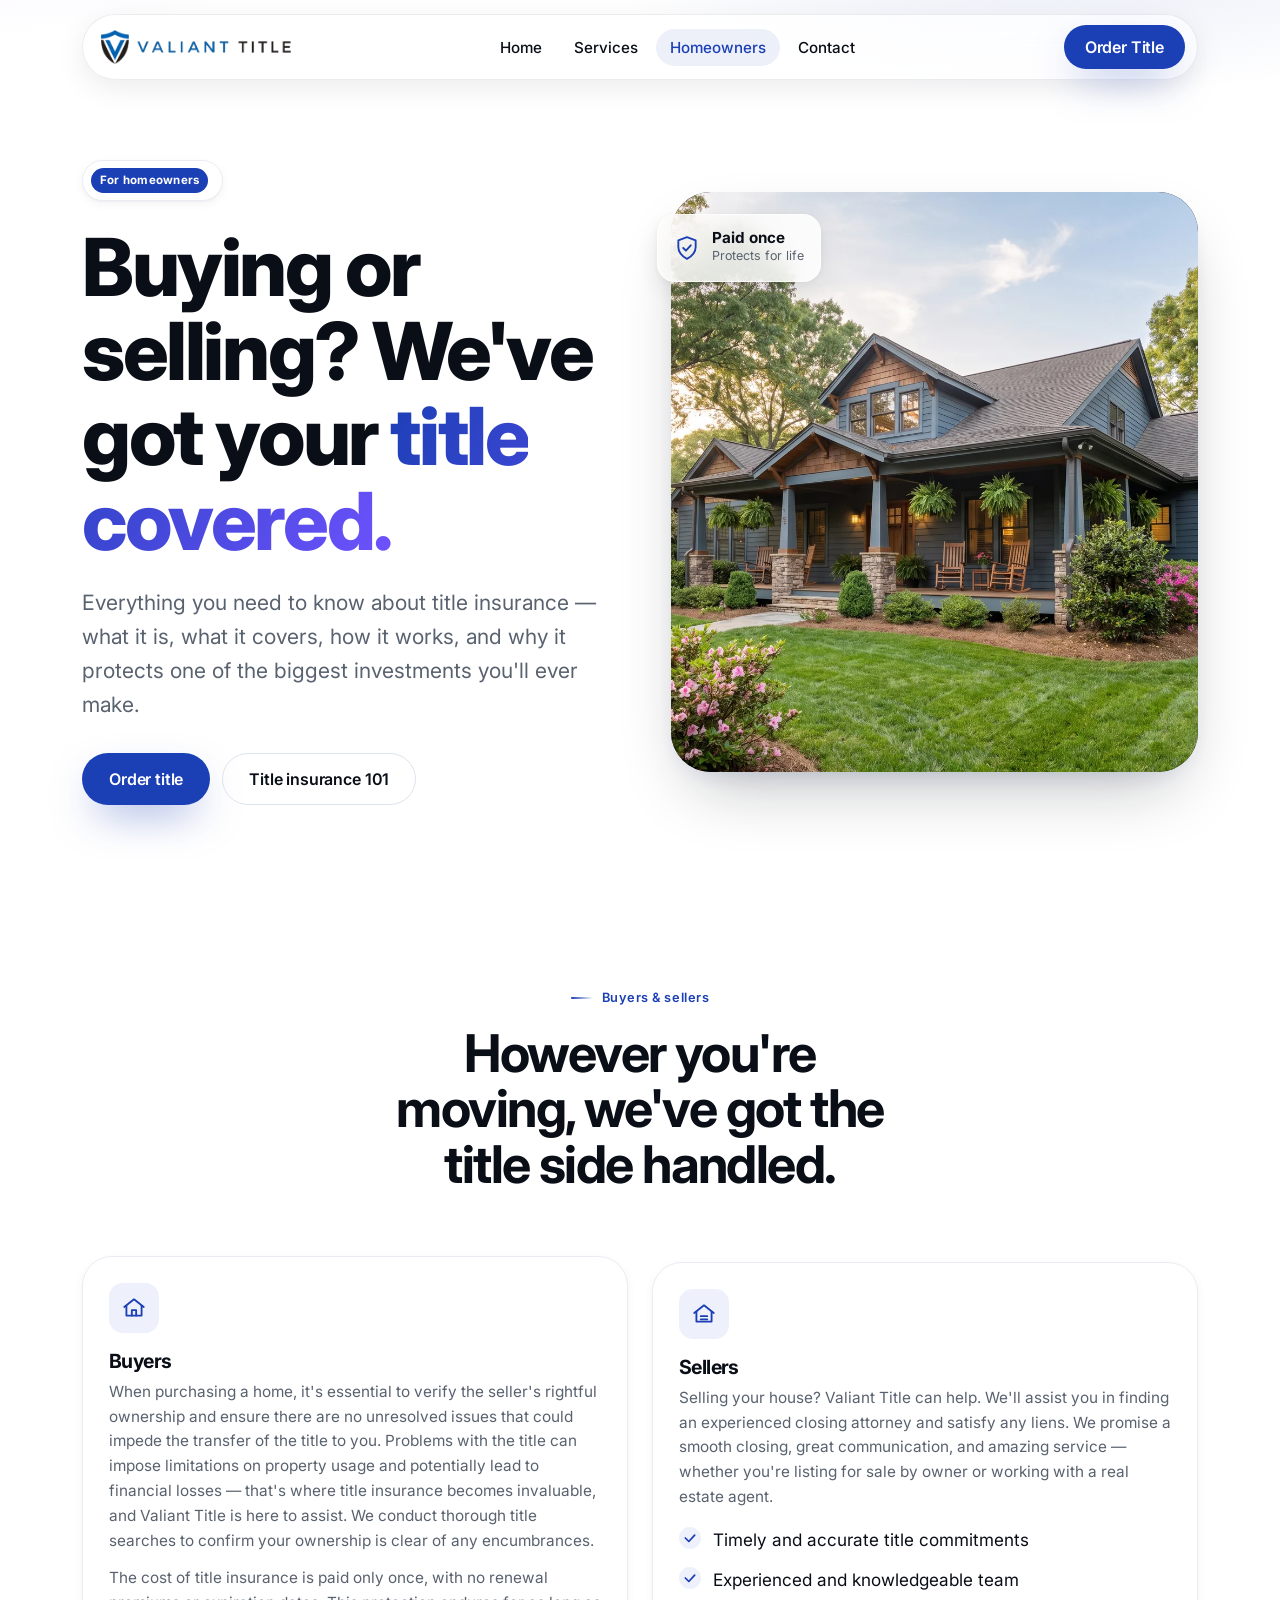
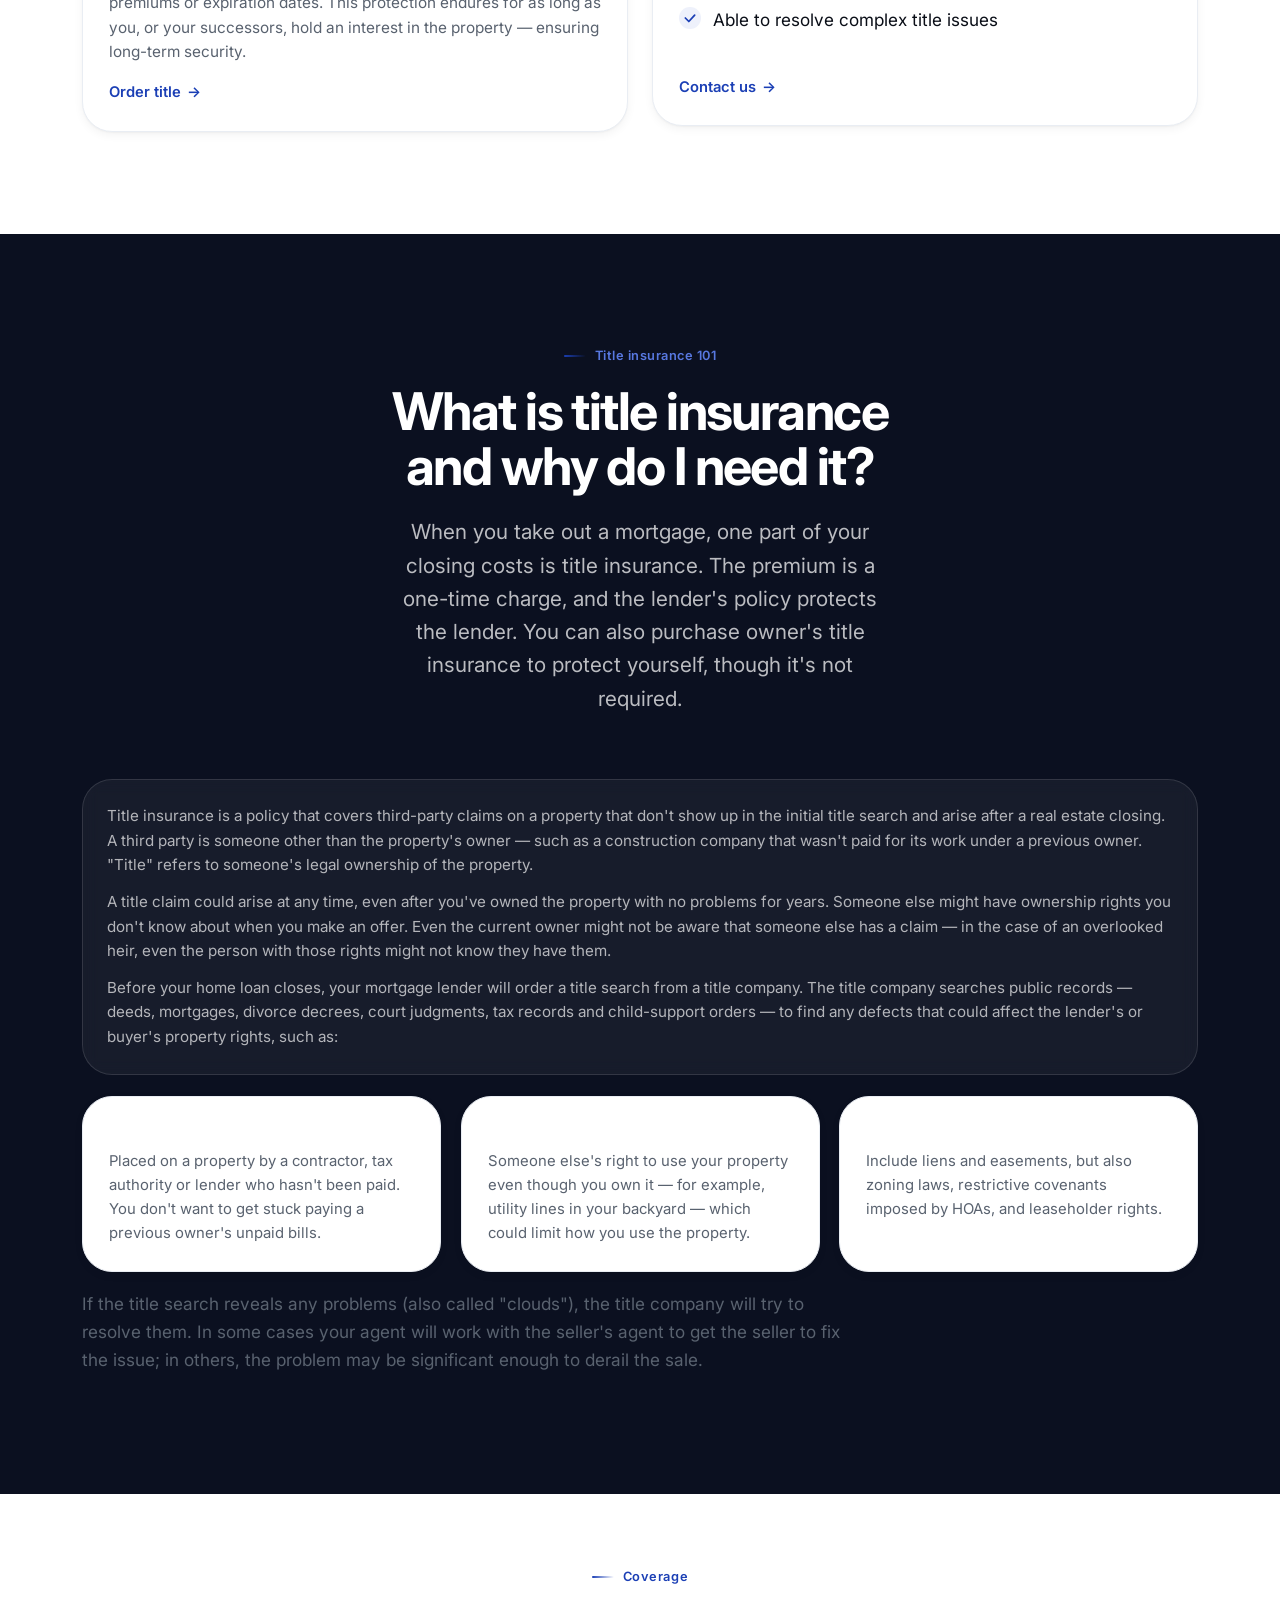
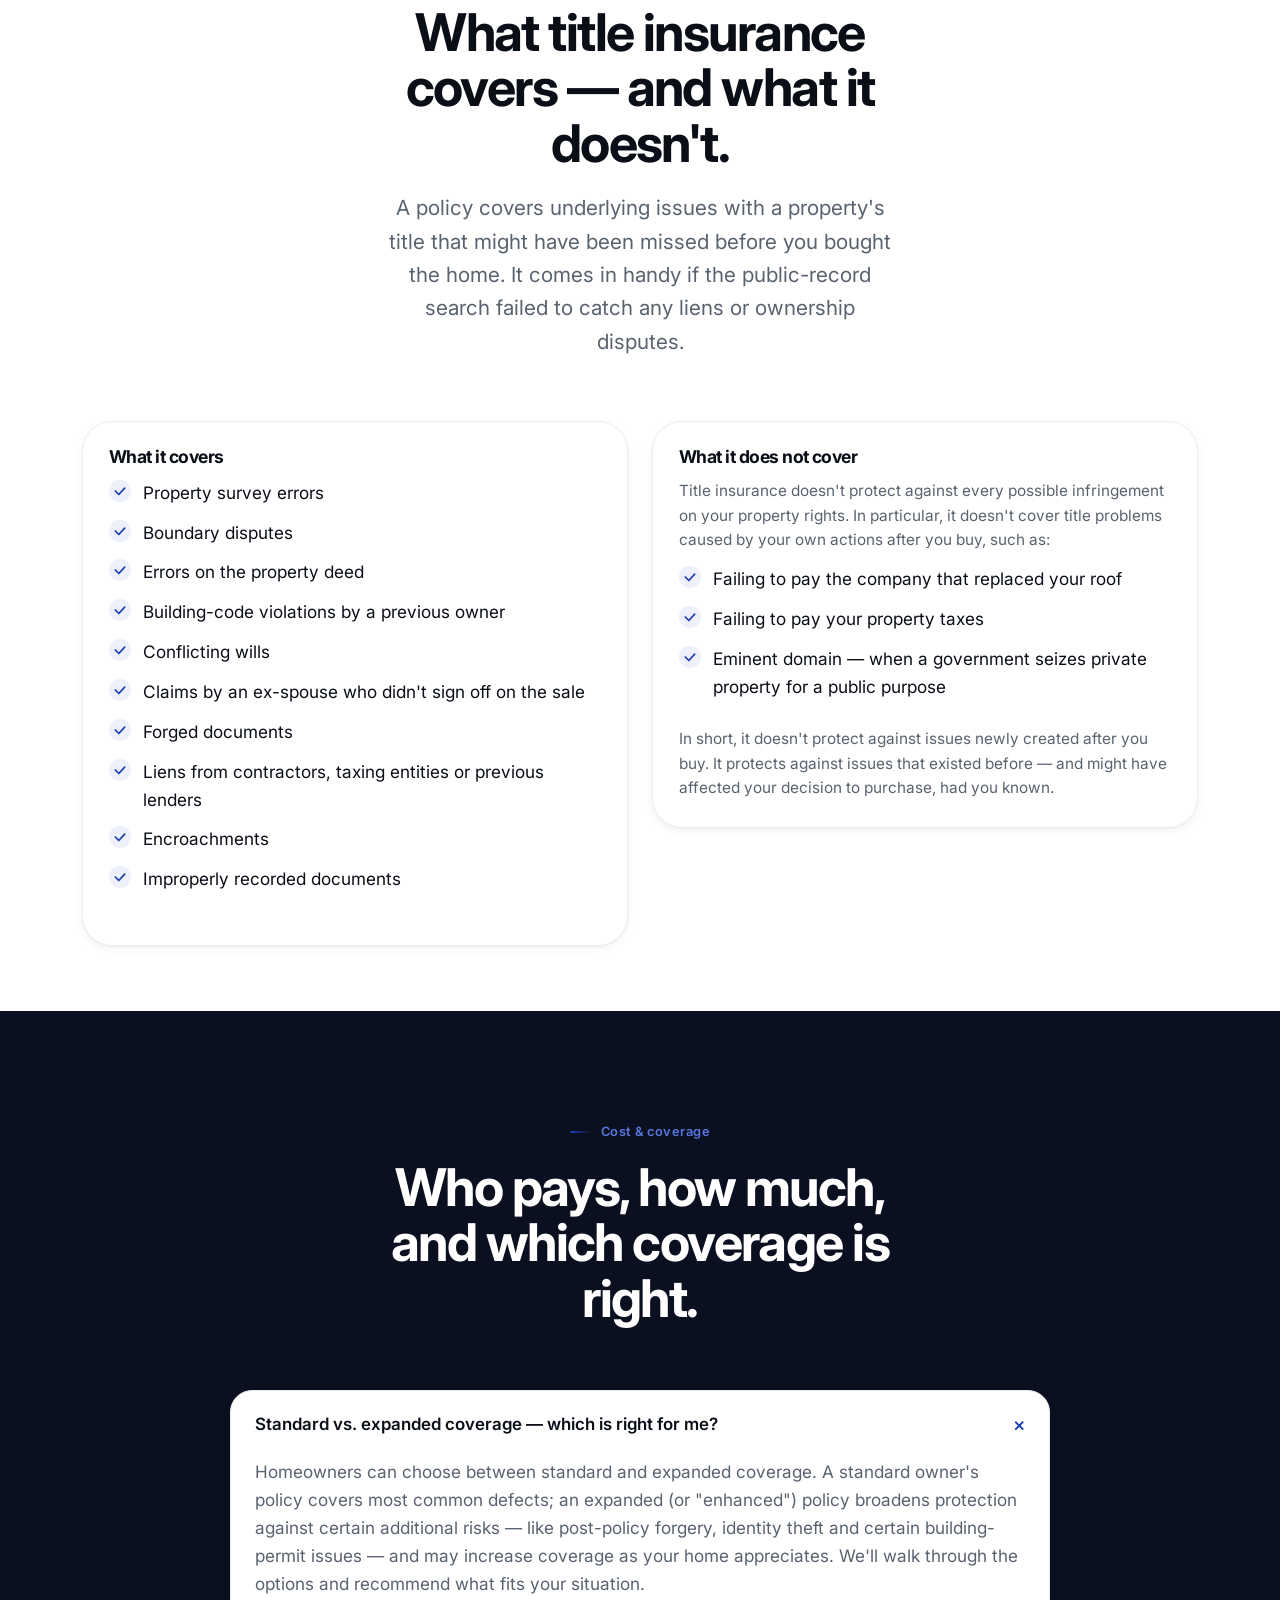
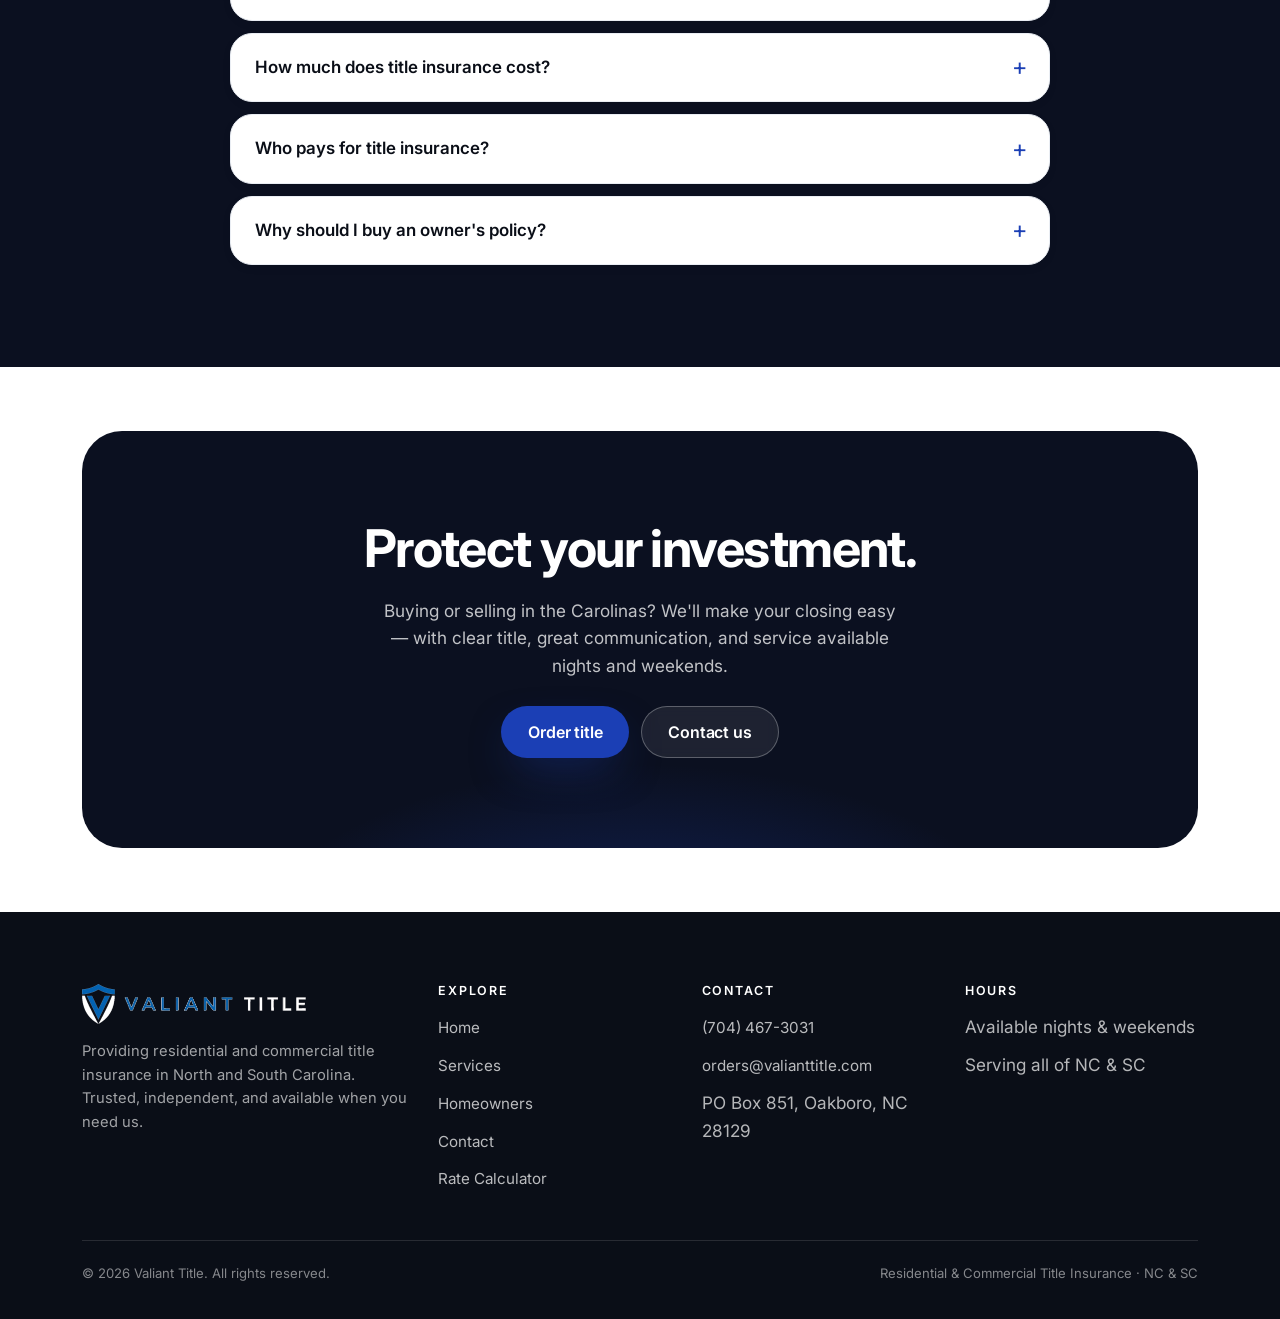
<file: Valiant-Title/home-owners.html>
<!DOCTYPE html>
<html lang="en">
<head>
  <meta charset="UTF-8">
  <meta name="viewport" content="width=device-width, initial-scale=1, viewport-fit=cover">
  <title>Homeowners — Valiant Title | Buyers, Sellers &amp; Title Insurance Explained</title>
  <meta name="description" content="Buying or selling in North or South Carolina? Everything you need to know about title insurance — what it is, what it covers, how it works, and why it protects your investment.">
  <link rel="canonical" href="https://valianttitle.com/home-owners.html">
  <meta property="og:type" content="website">
  <meta property="og:title" content="Homeowners — Valiant Title">
  <meta property="og:description" content="Buyer & seller resources and title insurance, explained simply.">
  <meta property="og:url" content="https://valianttitle.com/home-owners.html">
  <meta property="og:image" content="https://valianttitle.com/assets/og-home-owners.jpg">
  <meta name="twitter:card" content="summary_large_image">
  <link rel="icon" href="assets/favicon.png" type="image/png">
  <link rel="preconnect" href="https://fonts.googleapis.com">
  <link rel="preconnect" href="https://fonts.gstatic.com" crossorigin>
  <link href="https://fonts.googleapis.com/css2?family=Inter:wght@400;500;600;700;800&display=swap" rel="stylesheet">
  <link rel="stylesheet" href="styles.css">
  <script type="application/ld+json">
  {"@context":"https://schema.org","@type":"FAQPage","mainEntity":[
    {"@type":"Question","name":"What is title insurance and why do I need it?","acceptedAnswer":{"@type":"Answer","text":"Title insurance is a policy that covers third-party claims on a property that don't show up in the initial title search and arise after a real estate closing. When you take out a mortgage, one part of your closing costs is a lender's title insurance premium — a one-time charge that protects the lender. You can also purchase an owner's policy to protect yourself, though it isn't required."}},
    {"@type":"Question","name":"What does title insurance cover?","acceptedAnswer":{"@type":"Answer","text":"Property survey errors, boundary disputes, errors on the deed, building-code violations by a previous owner, conflicting wills, claims by an ex-spouse who didn't sign off, forged documents, liens from contractors or previous lenders, encroachments, and improperly recorded documents."}},
    {"@type":"Question","name":"What does title insurance not cover?","acceptedAnswer":{"@type":"Answer","text":"It doesn't protect against issues newly created after you buy — such as failing to pay a contractor or your property taxes — or against eminent domain. It protects against issues that existed before you purchased the property and might have affected your decision to buy."}},
    {"@type":"Question","name":"Who pays for title insurance and how much does it cost?","acceptedAnswer":{"@type":"Answer","text":"Title insurance is a one-time, up-front fee. An owner's policy is based on the home's purchase price; a lender's policy on the loan amount. Together they usually cost about 0.5%–1.0% of the purchase price ($1,500–$3,000 on a $300,000 home, per ALTA). The buyer pays the lender's policy; either party can pay for the owner's policy."}}
  ]}
  </script>
</head>
<body>

  <header class="site-header">
    <div class="container">
      <div class="nav-shell">
        <a href="index.html" class="brand" aria-label="Valiant Title — Home"><img src="assets/valiant-logo.png" alt="Valiant Title"></a>
        <nav class="nav" aria-label="Primary">
          <ul>
            <li><a href="index.html">Home</a></li>
            <li><a href="services.html">Services</a></li>
            <li><a href="home-owners.html" aria-current="page">Homeowners</a></li>
            <li><a href="contact.html">Contact</a></li>
          </ul>
        </nav>
        <div style="display:flex; align-items:center; gap:10px;">
          <a class="btn btn--primary nav-cta" href="mailto:orders@valianttitle.com?subject=Title%20Order" style="min-height:44px; padding:0 20px;">Order Title</a>
          <button class="nav-toggle" data-nav-toggle aria-label="Open menu" aria-expanded="false"><span></span><span></span><span></span></button>
        </div>
      </div>
    </div>
  </header>

  <div class="m-menu" data-menu aria-hidden="true">
    <div class="container" style="display:flex; flex-direction:column; flex:1;">
      <div class="m-menu__head">
        <a href="index.html" class="brand"><img src="assets/valiant-logo.png" alt="Valiant Title"></a>
        <button class="m-menu__close" data-menu-close aria-label="Close menu">×</button>
      </div>
      <ul class="m-menu__list">
        <li><a href="index.html">Home</a></li>
        <li><a href="services.html">Services</a></li>
        <li><a href="home-owners.html">Homeowners</a></li>
        <li><a href="contact.html">Contact</a></li>
      </ul>
      <div class="m-menu__foot">
        <a class="btn btn--primary" href="mailto:orders@valianttitle.com?subject=Title%20Order">Order Title</a>
        <p class="m-menu__contact">Call <a href="tel:+17044673031">704-467-3031</a> &middot; <a href="mailto:orders@valianttitle.com">orders@valianttitle.com</a></p>
      </div>
    </div>
  </div>

  <main>

    <!-- Hero -->
    <section class="hero">
      <div class="container">
        <div class="hero__grid">
          <div data-reveal>
            <span class="hero__kicker"><b>For homeowners</b></span>
            <h1>Buying or selling? We've got your <span class="grad">title covered.</span></h1>
            <p class="hero__lead">Everything you need to know about title insurance — what it is, what it covers, how it works, and why it protects one of the biggest investments you'll ever make.</p>
            <div class="btn-row">
              <a class="btn btn--primary" href="mailto:orders@valianttitle.com?subject=Title%20Order">Order title</a>
              <a class="btn btn--ghost" href="#learn">Title insurance 101</a>
            </div>
          </div>
          <div class="stage" data-reveal data-reveal-d="1">
            <div class="stage__img"><img src="assets/homeowners.webp" alt="Craftsman-style home with a covered front porch"></div>
            <div class="float-card float-card--tl">
              <svg width="26" height="26" viewBox="0 0 24 24" fill="none" stroke="#1b3fb5" stroke-width="1.7" stroke-linecap="round" stroke-linejoin="round"><path d="M12 2l8 3v6c0 5-3.5 8.5-8 11-4.5-2.5-8-6-8-11V5l8-3z"/><path d="M8.5 12l2.5 2.5 4.5-5"/></svg>
              <div><b>Paid once</b><span>Protects for life</span></div>
            </div>
          </div>
        </div>
      </div>
    </section>

    <!-- Buyers & sellers -->
    <section class="section" id="buyers">
      <div class="container">
        <div class="section-head center" data-reveal>
          <p class="eyebrow">Buyers &amp; sellers</p>
          <h2>However you're moving, we've got the title side handled.</h2>
        </div>
        <div class="bento" style="grid-template-columns: 1fr;">
          <div class="split" style="gap:24px;">
            <div class="tile" data-tilt data-reveal>
              <span class="tile__icon"><svg viewBox="0 0 24 24" fill="none" stroke="currentColor" stroke-width="1.7" stroke-linecap="round" stroke-linejoin="round"><path d="M3 11l9-7 9 7"/><path d="M5 10v9h14v-9"/><path d="M10 19v-5h4v5"/></svg></span>
              <h3>Buyers</h3>
              <p>When purchasing a home, it's essential to verify the seller's rightful ownership and ensure there are no unresolved issues that could impede the transfer of the title to you. Problems with the title can impose limitations on property usage and potentially lead to financial losses — that's where title insurance becomes invaluable, and Valiant Title is here to assist. We conduct thorough title searches to confirm your ownership is clear of any encumbrances.</p>
              <p style="margin-top:12px;">The cost of title insurance is paid only once, with no renewal premiums or expiration dates. This protection endures for as long as you, or your successors, hold an interest in the property — ensuring long-term security.</p>
              <a class="tile__link" href="mailto:orders@valianttitle.com?subject=Title%20Order">Order title</a>
            </div>
            <div class="tile" data-tilt data-reveal data-reveal-d="1">
              <span class="tile__icon"><svg viewBox="0 0 24 24" fill="none" stroke="currentColor" stroke-width="1.7" stroke-linecap="round" stroke-linejoin="round"><path d="M3 11l9-7 9 7"/><path d="M5 10v9h14v-9"/><path d="M9 14h6M9 17h6"/></svg></span>
              <h3>Sellers</h3>
              <p>Selling your house? Valiant Title can help. We'll assist you in finding an experienced closing attorney and satisfy any liens. We promise a smooth closing, great communication, and amazing service — whether you're listing for sale by owner or working with a real estate agent.</p>
              <ul class="check" style="margin-top:16px;">
                <li>Timely and accurate title commitments</li>
                <li>Experienced and knowledgeable team</li>
                <li>Able to resolve complex title issues</li>
              </ul>
              <a class="tile__link" href="contact.html">Contact us</a>
            </div>
          </div>
        </div>
      </div>
    </section>

    <!-- Title insurance 101 -->
    <section class="section panel" id="learn">
      <div class="container">
        <div class="section-head center" data-reveal>
          <p class="eyebrow">Title insurance 101</p>
          <h2>What is title insurance and why do I need it?</h2>
          <p class="lead">When you take out a mortgage, one part of your closing costs is title insurance. The premium is a one-time charge, and the lender's policy protects the lender. You can also purchase owner's title insurance to protect yourself, though it's not required.</p>
        </div>

        <div class="glass" data-reveal style="margin-bottom:22px;">
          <p>Title insurance is a policy that covers third-party claims on a property that don't show up in the initial title search and arise after a real estate closing. A third party is someone other than the property's owner — such as a construction company that wasn't paid for its work under a previous owner. "Title" refers to someone's legal ownership of the property.</p>
          <p style="margin-top:12px;">A title claim could arise at any time, even after you've owned the property with no problems for years. Someone else might have ownership rights you don't know about when you make an offer. Even the current owner might not be aware that someone else has a claim — in the case of an overlooked heir, even the person with those rights might not know they have them.</p>
          <p style="margin-top:12px;">Before your home loan closes, your mortgage lender will order a title search from a title company. The title company searches public records — deeds, mortgages, divorce decrees, court judgments, tax records and child-support orders — to find any defects that could affect the lender's or buyer's property rights, such as:</p>
        </div>

        <div class="bento" data-reveal>
          <div class="tile" data-tilt><h3 style="font-size:1.05rem;">Liens</h3><p class="muted" style="font-size:.93rem;">Placed on a property by a contractor, tax authority or lender who hasn't been paid. You don't want to get stuck paying a previous owner's unpaid bills.</p></div>
          <div class="tile" data-tilt data-reveal-d="1"><h3 style="font-size:1.05rem;">Easements</h3><p class="muted" style="font-size:.93rem;">Someone else's right to use your property even though you own it — for example, utility lines in your backyard — which could limit how you use the property.</p></div>
          <div class="tile" data-tilt data-reveal-d="2"><h3 style="font-size:1.05rem;">Encumbrances</h3><p class="muted" style="font-size:.93rem;">Include liens and easements, but also zoning laws, restrictive covenants imposed by HOAs, and leaseholder rights.</p></div>
        </div>
        <p class="muted" data-reveal style="margin-top:18px; max-width:70ch;">If the title search reveals any problems (also called "clouds"), the title company will try to resolve them. In some cases your agent will work with the seller's agent to get the seller to fix the issue; in others, the problem may be significant enough to derail the sale.</p>
      </div>
    </section>

    <!-- Coverage: covers / doesn't cover -->
    <section class="section section--tight" id="coverage">
      <div class="container">
        <div class="section-head center" data-reveal>
          <p class="eyebrow">Coverage</p>
          <h2>What title insurance covers — and what it doesn't.</h2>
          <p class="lead">A policy covers underlying issues with a property's title that might have been missed before you bought the home. It comes in handy if the public-record search failed to catch any liens or ownership disputes.</p>
        </div>
        <div class="split" style="gap:24px; align-items:start;">
          <div class="tile" data-tilt data-reveal>
            <h3 style="font-size:1.1rem;">What it covers</h3>
            <ul class="check" style="margin-top:12px;">
              <li>Property survey errors</li>
              <li>Boundary disputes</li>
              <li>Errors on the property deed</li>
              <li>Building-code violations by a previous owner</li>
              <li>Conflicting wills</li>
              <li>Claims by an ex-spouse who didn't sign off on the sale</li>
              <li>Forged documents</li>
              <li>Liens from contractors, taxing entities or previous lenders</li>
              <li>Encroachments</li>
              <li>Improperly recorded documents</li>
            </ul>
          </div>
          <div class="tile" data-tilt data-reveal data-reveal-d="1">
            <h3 style="font-size:1.1rem;">What it does not cover</h3>
            <p class="muted" style="margin-top:12px;">Title insurance doesn't protect against every possible infringement on your property rights. In particular, it doesn't cover title problems caused by your own actions after you buy, such as:</p>
            <ul class="check" style="margin-top:12px;">
              <li>Failing to pay the company that replaced your roof</li>
              <li>Failing to pay your property taxes</li>
              <li>Eminent domain — when a government seizes private property for a public purpose</li>
            </ul>
            <p class="muted" style="margin-top:12px;">In short, it doesn't protect against issues newly created after you buy. It protects against issues that existed before — and might have affected your decision to purchase, had you known.</p>
          </div>
        </div>
      </div>
    </section>

    <!-- Standard vs expanded + cost FAQ -->
    <section class="section panel" id="cost">
      <div class="container">
        <div class="section-head center" data-reveal>
          <p class="eyebrow">Cost &amp; coverage</p>
          <h2>Who pays, how much, and which coverage is right.</h2>
        </div>
        <div class="acc" data-reveal>
          <details open>
            <summary>Standard vs. expanded coverage — which is right for me?</summary>
            <div class="acc__body"><p>Homeowners can choose between standard and expanded coverage. A standard owner's policy covers most common defects; an expanded (or "enhanced") policy broadens protection against certain additional risks — like post-policy forgery, identity theft and certain building-permit issues — and may increase coverage as your home appreciates. We'll walk through the options and recommend what fits your situation.</p></div>
          </details>
          <details>
            <summary>How much does title insurance cost?</summary>
            <div class="acc__body"><p>It's a one-time, up-front fee — not an ongoing expense. An owner's policy is based on the home's purchase price, while a lender's policy is based on the loan amount. Both together usually cost about 0.5%–1.0% of the purchase price ($1,500–$3,000 on a $300,000 home, per ALTA). In NC and SC the price is the same at every title company — so make sure you're using a reputable one with experienced underwriters. Estimate your cost with the <a href="http://facc.firstam.com/" target="_blank" rel="noopener noreferrer">rate calculator</a>.</p></div>
          </details>
          <details>
            <summary>Who pays for title insurance?</summary>
            <div class="acc__body"><p>The buyer pays for the lender's policy as part of their closing costs. Either the buyer or seller can pay for the owner's policy on the buyer's behalf — local real estate custom often determines who pays. Buying an owner's policy at the same time as a lender's policy can reduce the owner's cost through a "simultaneous issue charge."</p></div>
          </details>
          <details>
            <summary>Why should I buy an owner's policy?</summary>
            <div class="acc__body"><p>An owner's policy can cover the cost of paying off a previously undiscovered lien or defending a lawsuit filed by someone claiming a right to the property. It can provide a cash settlement to a new owner who unwittingly purchases a property with a forged deed, and it protects your ability to sell the home one day if a problem turns up in a later title search.</p></div>
          </details>
        </div>
      </div>
    </section>

    <!-- CTA -->
    <section class="section section--tight">
      <div class="container">
        <div class="cta" data-reveal>
          <h2>Protect your investment.</h2>
          <p>Buying or selling in the Carolinas? We'll make your closing easy — with clear title, great communication, and service available nights and weekends.</p>
          <div class="btn-row center" style="margin-top:26px;">
            <a class="btn btn--primary" href="mailto:orders@valianttitle.com?subject=Title%20Order">Order title</a>
            <a class="btn btn--ghost-light" href="contact.html">Contact us</a>
          </div>
        </div>
      </div>
    </section>

  </main>

  <footer class="footer">
    <div class="container">
      <div class="footer__grid">
        <div class="footer__brand">
          <img src="assets/valiant-logo-light.png" alt="Valiant Title">
          <p>Providing residential and commercial title insurance in North and South Carolina. Trusted, independent, and available when you need us.</p>
        </div>
        <div>
          <h4>Explore</h4>
          <ul>
            <li><a href="index.html">Home</a></li>
            <li><a href="services.html">Services</a></li>
            <li><a href="home-owners.html">Homeowners</a></li>
            <li><a href="contact.html">Contact</a></li>
            <li><a href="http://facc.firstam.com/" target="_blank" rel="noopener noreferrer">Rate Calculator</a></li>
          </ul>
        </div>
        <div>
          <h4>Contact</h4>
          <ul>
            <li><a href="tel:+17044673031">(704) 467-3031</a></li>
            <li><a href="mailto:orders@valianttitle.com">orders@valianttitle.com</a></li>
            <li>PO Box 851, Oakboro, NC 28129</li>
          </ul>
        </div>
        <div>
          <h4>Hours</h4>
          <ul>
            <li>Available nights &amp; weekends</li>
            <li>Serving all of NC &amp; SC</li>
          </ul>
        </div>
      </div>
      <div class="footer__bottom">
        <span>© <span id="year"></span> Valiant Title. All rights reserved.</span>
        <span>Residential &amp; Commercial Title Insurance · NC &amp; SC</span>
      </div>
    </div>
  </footer>

  <script src="main.js" defer></script>
</body>
</html>
</file>
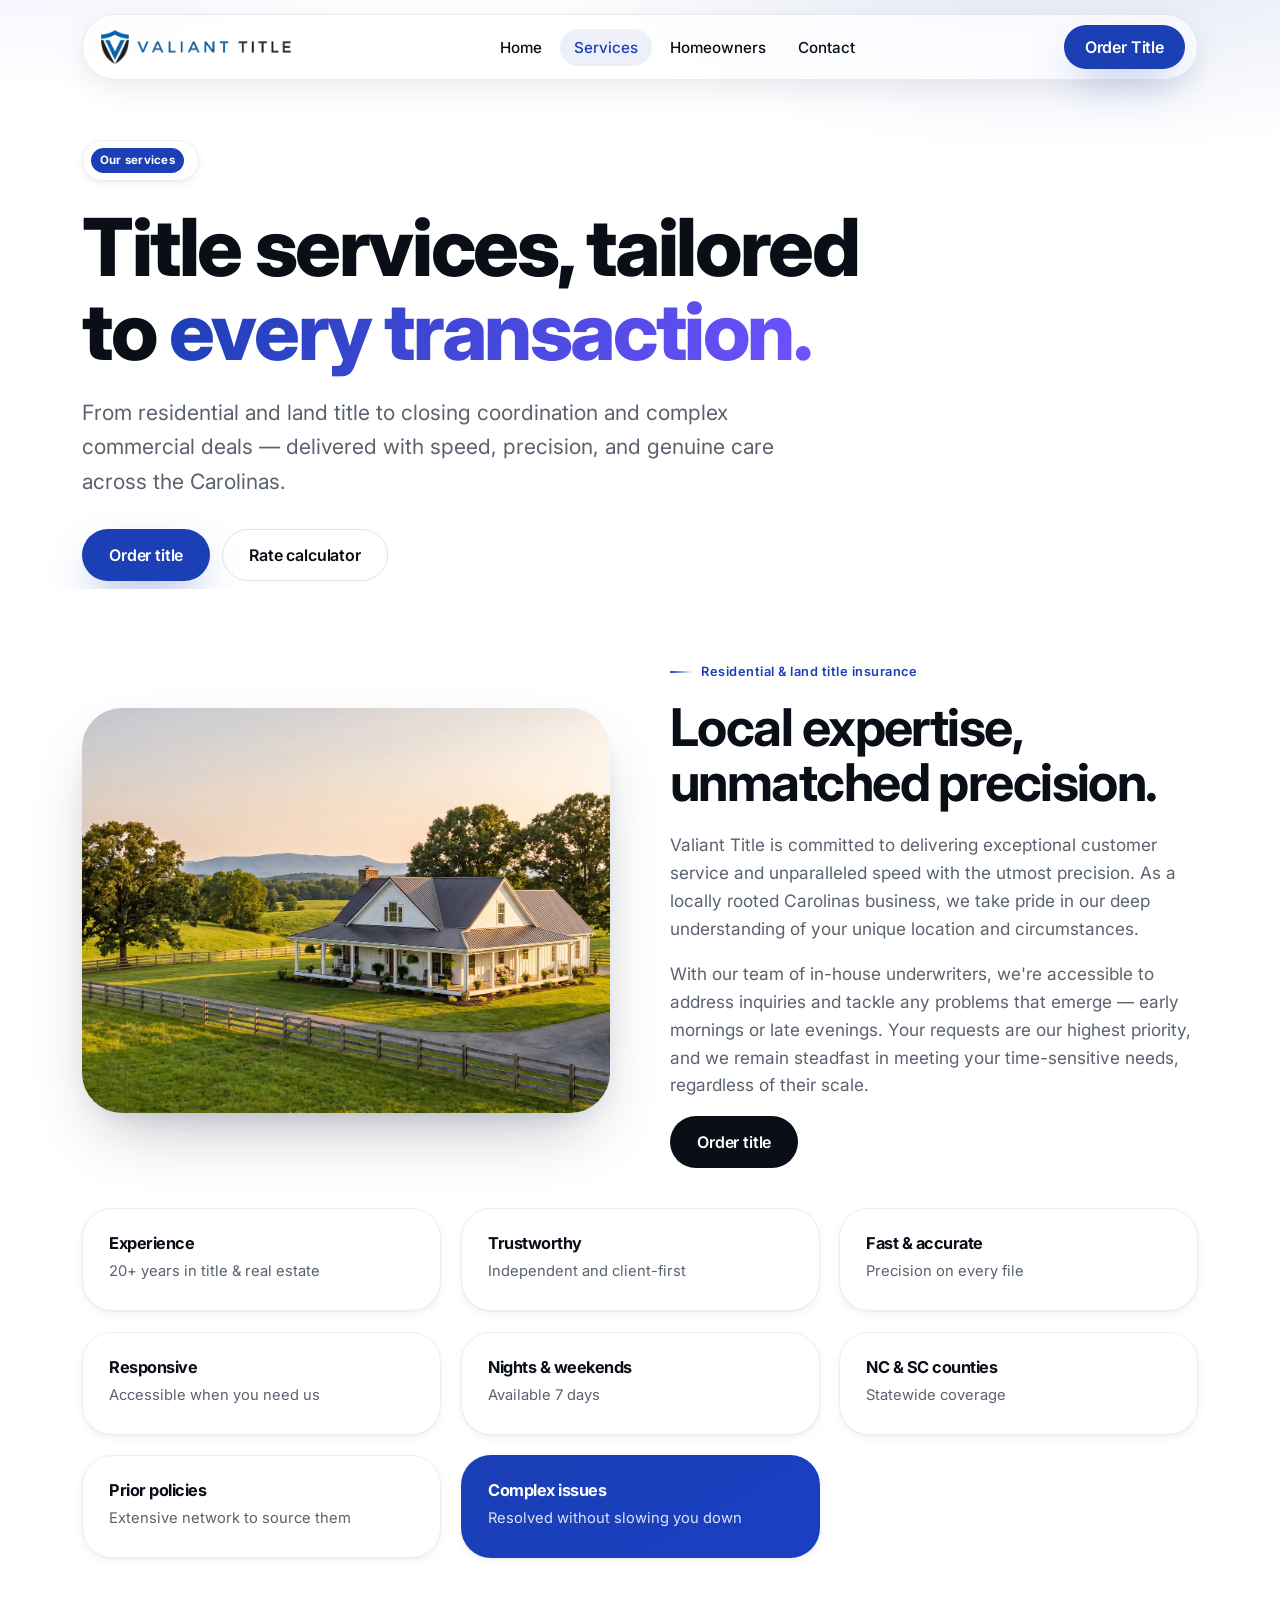
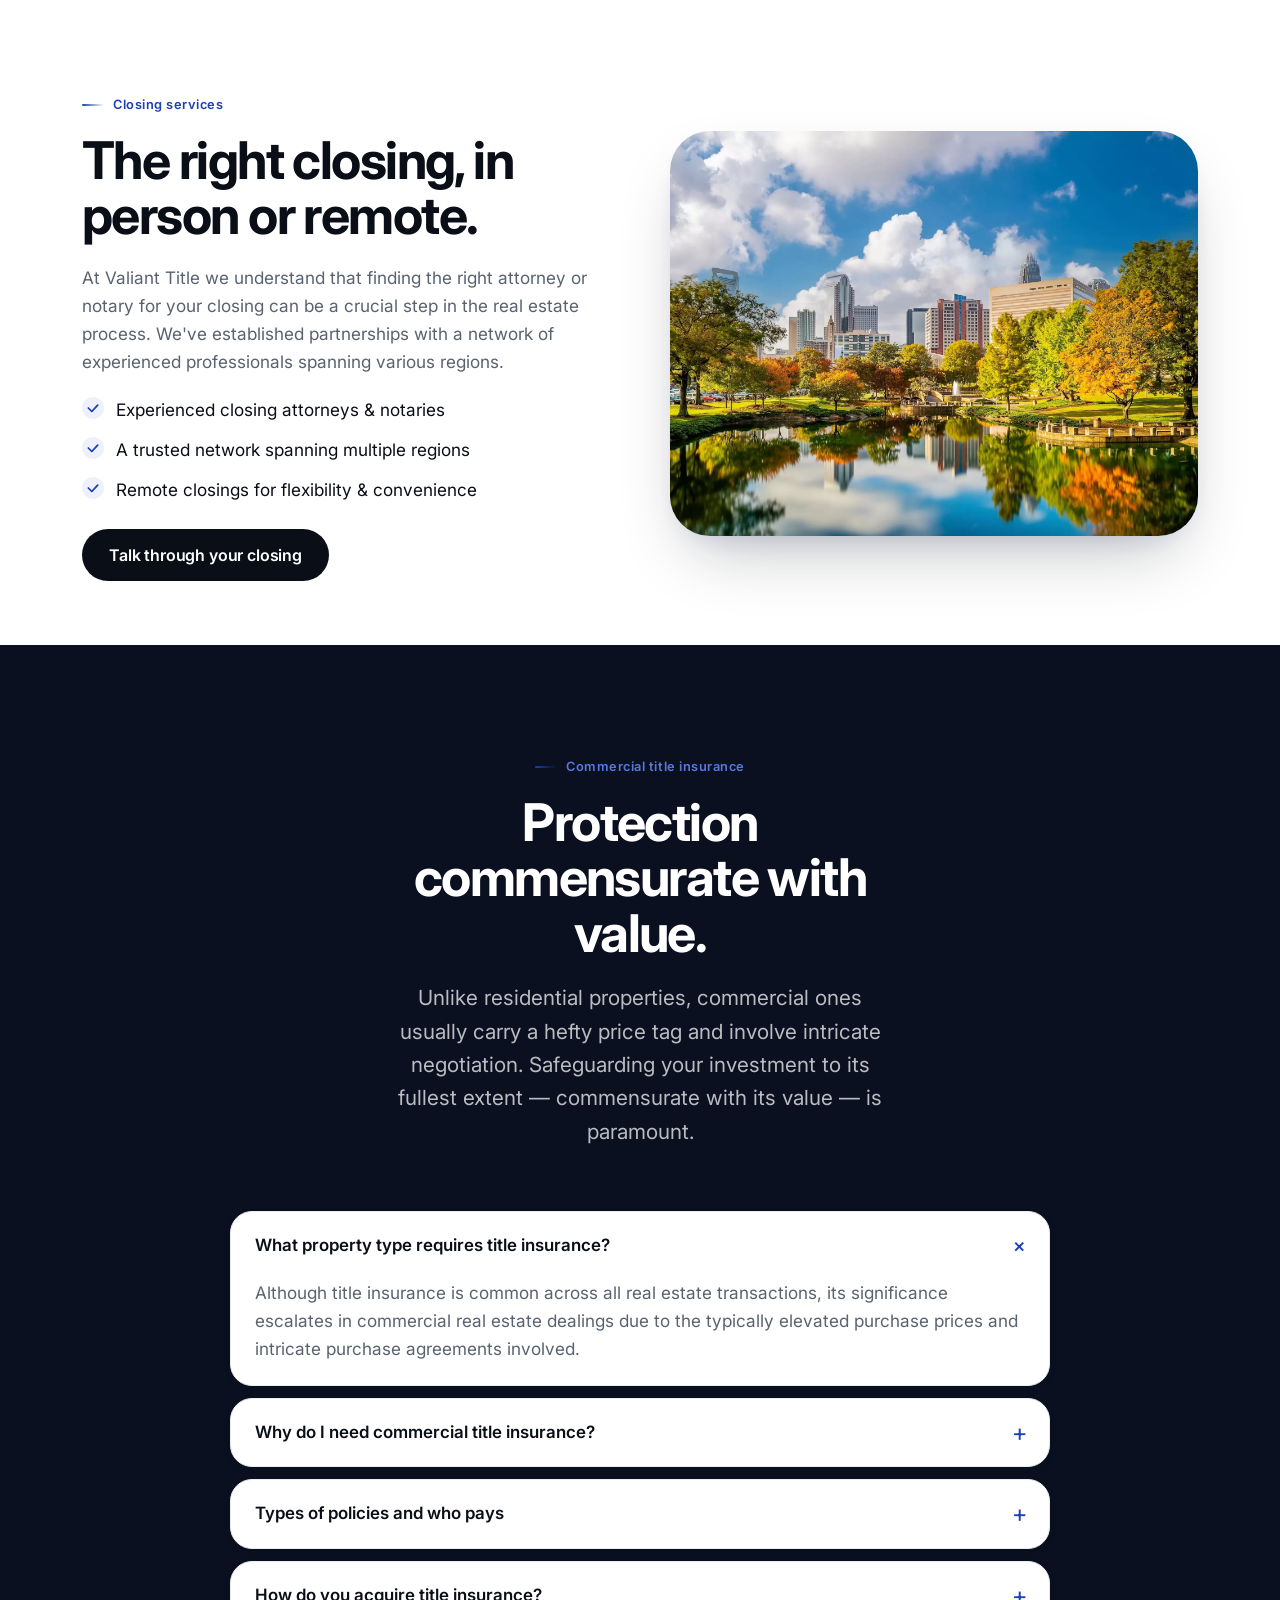
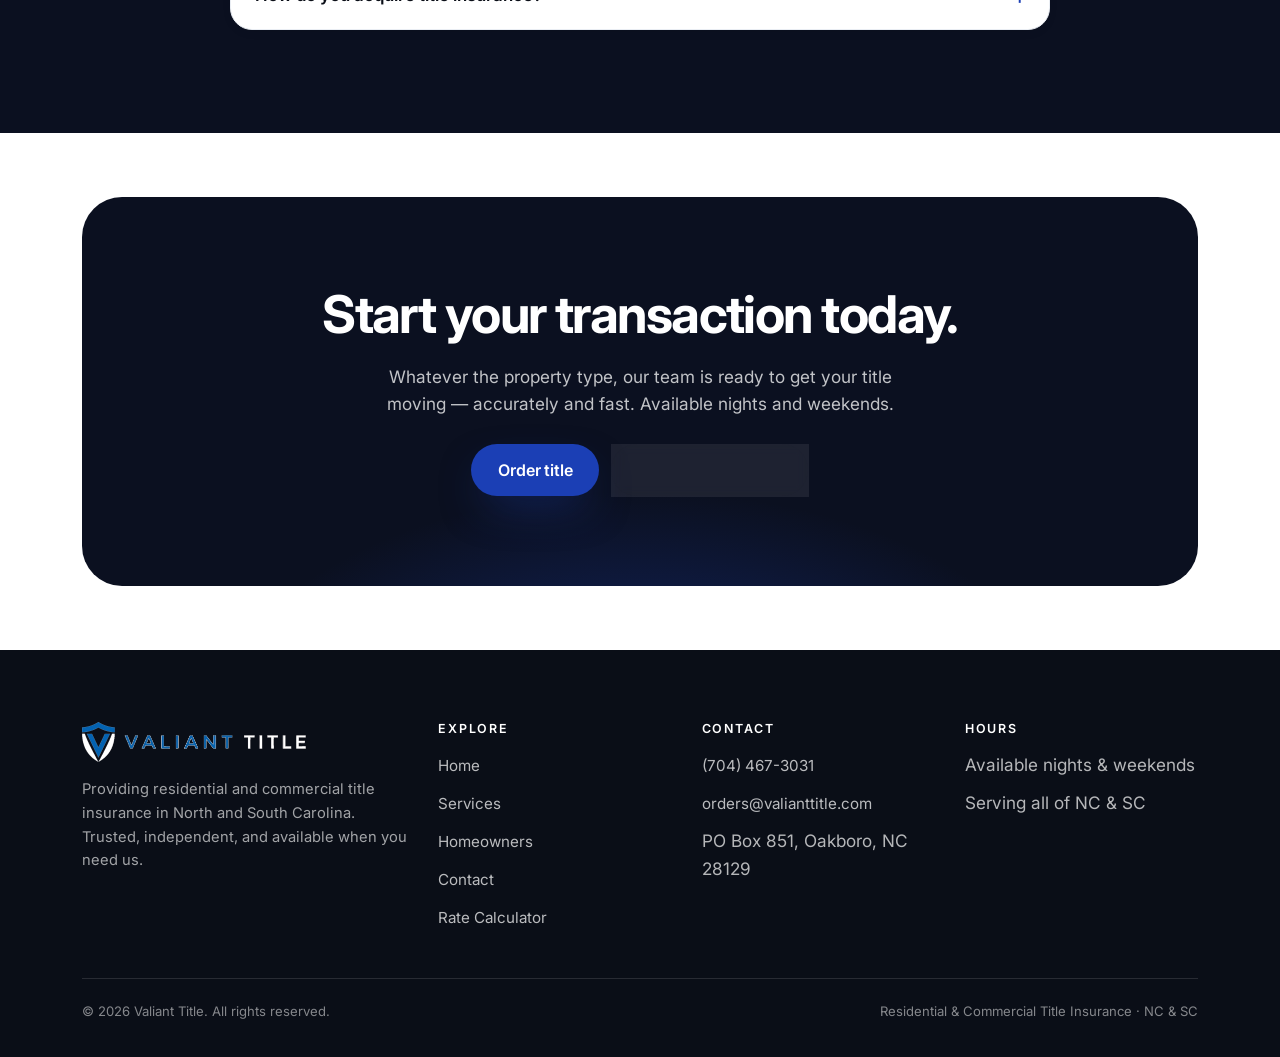
<file: Valiant-Title/services.html>
<!DOCTYPE html>
<html lang="en">
<head>
  <meta charset="UTF-8">
  <meta name="viewport" content="width=device-width, initial-scale=1, viewport-fit=cover">
  <title>Services — Valiant Title | Residential, Closing &amp; Commercial Title</title>
  <meta name="description" content="Residential and land title, closing coordination, and complex commercial title insurance across North and South Carolina — delivered with speed, precision, and care.">
  <link rel="canonical" href="https://valianttitle.com/services.html">
  <meta property="og:type" content="website">
  <meta property="og:title" content="Services — Valiant Title">
  <meta property="og:description" content="Residential, closing, and commercial title insurance across the Carolinas.">
  <meta property="og:url" content="https://valianttitle.com/services.html">
  <meta property="og:image" content="https://valianttitle.com/assets/og-services.jpg">
  <meta name="twitter:card" content="summary_large_image">
  <link rel="icon" href="assets/favicon.png" type="image/png">
  <link rel="preconnect" href="https://fonts.googleapis.com">
  <link rel="preconnect" href="https://fonts.gstatic.com" crossorigin>
  <link href="https://fonts.googleapis.com/css2?family=Inter:wght@400;500;600;700;800&display=swap" rel="stylesheet">
  <link rel="stylesheet" href="styles.css">
  <script type="application/ld+json">
  {"@context":"https://schema.org","@type":"Service","serviceType":"Title Insurance","provider":{"@type":"LocalBusiness","name":"Valiant Title"},"areaServed":["North Carolina","South Carolina"],"description":"Residential and land title, closing coordination, and commercial title insurance across North and South Carolina."}
  </script>
</head>
<body>

  <header class="site-header">
    <div class="container">
      <div class="nav-shell">
        <a href="index.html" class="brand" aria-label="Valiant Title — Home"><img src="assets/valiant-logo.png" alt="Valiant Title"></a>
        <nav class="nav" aria-label="Primary">
          <ul>
            <li><a href="index.html">Home</a></li>
            <li><a href="services.html" aria-current="page">Services</a></li>
            <li><a href="home-owners.html">Homeowners</a></li>
            <li><a href="contact.html">Contact</a></li>
          </ul>
        </nav>
        <div style="display:flex; align-items:center; gap:10px;">
          <a class="btn btn--primary nav-cta" href="mailto:orders@valianttitle.com?subject=Title%20Order" style="min-height:44px; padding:0 20px;">Order Title</a>
          <button class="nav-toggle" data-nav-toggle aria-label="Open menu" aria-expanded="false"><span></span><span></span><span></span></button>
        </div>
      </div>
    </div>
  </header>

  <div class="m-menu" data-menu aria-hidden="true">
    <div class="container" style="display:flex; flex-direction:column; flex:1;">
      <div class="m-menu__head">
        <a href="index.html" class="brand"><img src="assets/valiant-logo.png" alt="Valiant Title"></a>
        <button class="m-menu__close" data-menu-close aria-label="Close menu">×</button>
      </div>
      <ul class="m-menu__list">
        <li><a href="index.html">Home</a></li>
        <li><a href="services.html">Services</a></li>
        <li><a href="home-owners.html">Homeowners</a></li>
        <li><a href="contact.html">Contact</a></li>
      </ul>
      <div class="m-menu__foot">
        <a class="btn btn--primary" href="mailto:orders@valianttitle.com?subject=Title%20Order">Order Title</a>
        <p class="m-menu__contact">Call <a href="tel:+17044673031">704-467-3031</a> &middot; <a href="mailto:orders@valianttitle.com">orders@valianttitle.com</a></p>
      </div>
    </div>
  </div>

  <main>

    <!-- Page hero -->
    <section class="hero">
      <div class="container">
        <div style="max-width: 780px; padding-block: 20px 8px;" data-reveal>
          <span class="hero__kicker"><b>Our services</b></span>
          <h1>Title services, tailored to <span class="grad">every transaction.</span></h1>
          <p class="hero__lead" style="max-width: 58ch;">From residential and land title to closing coordination and complex commercial deals — delivered with speed, precision, and genuine care across the Carolinas.</p>
          <div class="btn-row" style="margin-top: 8px;">
            <a class="btn btn--primary" href="mailto:orders@valianttitle.com?subject=Title%20Order">Order title</a>
            <a class="btn btn--ghost" href="http://facc.firstam.com/" target="_blank" rel="noopener noreferrer">Rate calculator</a>
          </div>
        </div>
      </div>
    </section>

    <!-- Residential & Land -->
    <section class="section section--tight" id="residential">
      <div class="container">
        <div class="split">
          <div class="split__media" data-reveal><img src="assets/residential-land.webp" alt="Carolinas farmhouse on open acreage"></div>
          <div data-reveal data-reveal-d="1">
            <p class="eyebrow">Residential &amp; land title insurance</p>
            <h2>Local expertise, unmatched precision.</h2>
            <p class="muted">Valiant Title is committed to delivering exceptional customer service and unparalleled speed with the utmost precision. As a locally rooted Carolinas business, we take pride in our deep understanding of your unique location and circumstances.</p>
            <p class="muted">With our team of in-house underwriters, we're accessible to address inquiries and tackle any problems that emerge — early mornings or late evenings. Your requests are our highest priority, and we remain steadfast in meeting your time-sensitive needs, regardless of their scale.</p>
            <div class="btn-row"><a class="btn btn--dark" href="mailto:orders@valianttitle.com?subject=Title%20Order">Order title</a></div>
          </div>
        </div>

        <!-- Reason chips -->
        <div class="bento" style="margin-top:40px;">
          <div class="tile" data-tilt data-reveal><h3 style="font-size:1.02rem;">Experience</h3><p class="muted" style="font-size:.92rem;">20+ years in title &amp; real estate</p></div>
          <div class="tile" data-tilt data-reveal data-reveal-d="1"><h3 style="font-size:1.02rem;">Trustworthy</h3><p class="muted" style="font-size:.92rem;">Independent and client-first</p></div>
          <div class="tile" data-tilt data-reveal data-reveal-d="2"><h3 style="font-size:1.02rem;">Fast &amp; accurate</h3><p class="muted" style="font-size:.92rem;">Precision on every file</p></div>
          <div class="tile" data-tilt data-reveal data-reveal-d="1"><h3 style="font-size:1.02rem;">Responsive</h3><p class="muted" style="font-size:.92rem;">Accessible when you need us</p></div>
          <div class="tile" data-tilt data-reveal data-reveal-d="2"><h3 style="font-size:1.02rem;">Nights &amp; weekends</h3><p class="muted" style="font-size:.92rem;">Available 7 days</p></div>
          <div class="tile" data-tilt data-reveal data-reveal-d="3"><h3 style="font-size:1.02rem;">NC &amp; SC counties</h3><p class="muted" style="font-size:.92rem;">Statewide coverage</p></div>
          <div class="tile" data-tilt data-reveal><h3 style="font-size:1.02rem;">Prior policies</h3><p class="muted" style="font-size:.92rem;">Extensive network to source them</p></div>
          <div class="tile tile--blue" data-tilt data-reveal data-reveal-d="1"><h3 style="font-size:1.02rem;">Complex issues</h3><p style="font-size:.92rem;">Resolved without slowing you down</p></div>
        </div>
      </div>
    </section>

    <!-- Closing Services -->
    <section class="section section--tight" id="closing">
      <div class="container">
        <div class="split split--rev">
          <div class="split__media" data-reveal><img src="assets/charlotte.webp" alt="Closing table in a modern office"></div>
          <div data-reveal data-reveal-d="1">
            <p class="eyebrow">Closing services</p>
            <h2>The right closing, in person or remote.</h2>
            <p class="muted">At Valiant Title we understand that finding the right attorney or notary for your closing can be a crucial step in the real estate process. We've established partnerships with a network of experienced professionals spanning various regions.</p>
            <ul class="check">
              <li>Experienced closing attorneys &amp; notaries</li>
              <li>A trusted network spanning multiple regions</li>
              <li>Remote closings for flexibility &amp; convenience</li>
            </ul>
            <div class="btn-row"><a class="btn btn--dark" href="contact.html">Talk through your closing</a></div>
          </div>
        </div>
      </div>
    </section>

    <!-- Commercial -->
    <section class="section panel" id="commercial">
      <div class="container">
        <div class="section-head center" data-reveal>
          <p class="eyebrow">Commercial title insurance</p>
          <h2>Protection commensurate with value.</h2>
          <p class="lead">Unlike residential properties, commercial ones usually carry a hefty price tag and involve intricate negotiation. Safeguarding your investment to its fullest extent — commensurate with its value — is paramount.</p>
        </div>
        <div class="acc" data-reveal>
          <details open>
            <summary>What property type requires title insurance?</summary>
            <div class="acc__body"><p>Although title insurance is common across all real estate transactions, its significance escalates in commercial real estate dealings due to the typically elevated purchase prices and intricate purchase agreements involved.</p></div>
          </details>
          <details>
            <summary>Why do I need commercial title insurance?</summary>
            <div class="acc__body"><p>Commercial title insurance safeguards the investor in case any complications arise concerning the property's title. These issues can stem from sources such as negligence, clerical errors, or even fraud. In the absence of a policy, the property investor risks losing their investment.</p></div>
          </details>
          <details>
            <summary>Types of policies and who pays</summary>
            <div class="acc__body"><p>There are two types of title insurance: the lender's policy and the owner's policy. If the buyer is utilizing a lender, they are responsible for purchasing both policies. The owner's policy provides coverage for as long as the individual owns the property.</p></div>
          </details>
          <details>
            <summary>How do you acquire title insurance?</summary>
            <div class="acc__body"><p>Given the complexity of commercial real estate, selecting the appropriate agency is paramount. With over two decades of experience, we're here to serve your needs — accurately and on schedule.</p></div>
          </details>
        </div>
      </div>
    </section>

    <!-- CTA -->
    <section class="section section--tight">
      <div class="container">
        <div class="cta" data-reveal>
          <h2>Start your transaction today.</h2>
          <p>Whatever the property type, our team is ready to get your title moving — accurately and fast. Available nights and weekends.</p>
          <div class="btn-row center" style="margin-top:26px;">
            <a class="btn btn--primary" href="mailto:orders@valianttitle.com?subject=Title%20Order">Order title</a>
            <a class="btn btn--ghost-light" href="tel:+17044673031">Call 704-467-3031</a>
          </div>
        </div>
      </div>
    </section>

  </main>

  <footer class="footer">
    <div class="container">
      <div class="footer__grid">
        <div class="footer__brand">
          <img src="assets/valiant-logo-light.png" alt="Valiant Title">
          <p>Providing residential and commercial title insurance in North and South Carolina. Trusted, independent, and available when you need us.</p>
        </div>
        <div>
          <h4>Explore</h4>
          <ul>
            <li><a href="index.html">Home</a></li>
            <li><a href="services.html">Services</a></li>
            <li><a href="home-owners.html">Homeowners</a></li>
            <li><a href="contact.html">Contact</a></li>
            <li><a href="http://facc.firstam.com/" target="_blank" rel="noopener noreferrer">Rate Calculator</a></li>
          </ul>
        </div>
        <div>
          <h4>Contact</h4>
          <ul>
            <li><a href="tel:+17044673031">(704) 467-3031</a></li>
            <li><a href="mailto:orders@valianttitle.com">orders@valianttitle.com</a></li>
            <li>PO Box 851, Oakboro, NC 28129</li>
          </ul>
        </div>
        <div>
          <h4>Hours</h4>
          <ul>
            <li>Available nights &amp; weekends</li>
            <li>Serving all of NC &amp; SC</li>
          </ul>
        </div>
      </div>
      <div class="footer__bottom">
        <span>© <span id="year"></span> Valiant Title. All rights reserved.</span>
        <span>Residential &amp; Commercial Title Insurance · NC &amp; SC</span>
      </div>
    </div>
  </footer>

  <script src="main.js" defer></script>
</body>
</html>
</file>
<file: assets/css/styles.css>
/* ==========================================================================
   Next Gen Title — Design System
   Modern, Apple-inspired aesthetic: glass nav, floating cards, soft depth.
   ========================================================================== */

:root {
  /* Palette */
  --bg:            #fbfbfd;
  --bg-alt:        #f5f5f7;
  --surface:       #ffffff;
  --ink:           #1d1d1f;
  --ink-2:         #424245;
  --muted:         #6e6e73;
  --line:          rgba(0,0,0,.08);

  --brand:         #2f9e14;   /* brand green */
  --brand-strong:  #247a0f;
  --navy:          #0a2e12;   /* deep green */
  --navy-2:        #10441c;

  /* Effects */
  --radius:        22px;
  --radius-lg:     30px;
  --radius-sm:     14px;
  --shadow-sm:     0 2px 10px rgba(0,0,0,.05);
  --shadow:        0 12px 40px rgba(9,30,66,.10);
  --shadow-lg:     0 30px 70px rgba(9,30,66,.16);
  --shadow-brand:  0 18px 40px rgba(47,158,20,.30);

  /* Type */
  --font: -apple-system, BlinkMacSystemFont, "SF Pro Display", "Segoe UI",
          Roboto, Helvetica, Arial, sans-serif;

  --maxw: 1200px;
  --nav-h: 78px;
}

/* Reset --------------------------------------------------------------- */
*, *::before, *::after { box-sizing: border-box; margin: 0; padding: 0; }
html { scroll-behavior: smooth; -webkit-text-size-adjust: 100%; scroll-padding-top: 90px; }
body {
  font-family: var(--font);
  color: var(--ink);
  background: var(--bg);
  line-height: 1.55;
  -webkit-font-smoothing: antialiased;
  text-rendering: optimizeLegibility;
  overflow-x: hidden;
}
img { max-width: 100%; display: block; }
a { color: inherit; text-decoration: none; }
ul { list-style: none; }

/* Typography ---------------------------------------------------------- */
h1, h2, h3, h4 { line-height: 1.08; letter-spacing: -0.02em; font-weight: 700; color: var(--ink); }
.display  { font-size: clamp(2.6rem, 6.5vw, 5rem); font-weight: 700; letter-spacing: -0.035em; }
.h-xl     { font-size: clamp(2rem, 4.5vw, 3.4rem); }
.h-lg     { font-size: clamp(1.7rem, 3.4vw, 2.6rem); }
.h-md     { font-size: clamp(1.3rem, 2.3vw, 1.7rem); }
.eyebrow  {
  font-size: .8rem; font-weight: 600; letter-spacing: .14em; text-transform: uppercase;
  color: var(--brand); margin-bottom: 16px; display: inline-block;
}
.lead { font-size: clamp(1.1rem, 1.7vw, 1.35rem); color: var(--ink-2); font-weight: 400; }
p { color: var(--ink-2); }
.text-muted { color: var(--muted); }

/* Layout -------------------------------------------------------------- */
.container { width: 100%; max-width: var(--maxw); margin: 0 auto; padding: 0 24px; }
.section { padding: clamp(70px, 10vw, 130px) 0; }
.section-tight { padding: clamp(48px, 7vw, 88px) 0; }
.center { text-align: center; }
.mx-auto { margin-left: auto; margin-right: auto; }
.narrow { max-width: 760px; }
.stack > * + * { margin-top: 20px; }

.grid { display: grid; gap: 26px; }
.grid-2 { grid-template-columns: repeat(2, 1fr); }
.grid-3 { grid-template-columns: repeat(3, 1fr); }
.grid-4 { grid-template-columns: repeat(4, 1fr); }

/* Navigation (glass) -------------------------------------------------- */
.nav {
  position: fixed; top: 0; left: 0; right: 0; z-index: 100;
  height: var(--nav-h);
  display: flex; align-items: center;
  background: rgba(251,251,253,.72);
  backdrop-filter: saturate(180%) blur(20px);
  -webkit-backdrop-filter: saturate(180%) blur(20px);
  border-bottom: 1px solid transparent;
  transition: border-color .3s ease, background .3s ease;
}
.nav.scrolled { border-bottom-color: var(--line); }
.nav .container { display: flex; align-items: center; justify-content: space-between; }
.brand { display: flex; align-items: center; gap: 12px; font-weight: 700; letter-spacing: -0.02em; font-size: 1.05rem; }
.brand img { width: 52px; height: 52px; border-radius: 12px; }
.nav-links { display: flex; align-items: center; gap: 4px; }
.nav-links a {
  padding: 8px 15px; border-radius: 999px; font-size: .92rem; font-weight: 500; color: var(--ink-2);
  transition: background .2s ease, color .2s ease;
}
.nav-links a:hover { background: rgba(0,0,0,.05); color: var(--ink); }
.nav-links a.active { color: var(--brand); }
.nav-cta { margin-left: 8px; }
.nav-toggle { display: none; background: none; border: 0; cursor: pointer; width: 40px; height: 40px; position: relative; }
.nav-toggle span { position: absolute; left: 9px; right: 9px; height: 2px; background: var(--ink); border-radius: 2px; transition: transform .3s ease, opacity .2s ease; }
.nav-toggle span:nth-child(1) { top: 14px; }
.nav-toggle span:nth-child(2) { top: 20px; }
.nav-toggle span:nth-child(3) { top: 26px; }
.nav-toggle.open span:nth-child(1) { transform: translateY(6px) rotate(45deg); }
.nav-toggle.open span:nth-child(2) { opacity: 0; }
.nav-toggle.open span:nth-child(3) { transform: translateY(-6px) rotate(-45deg); }

/* Buttons ------------------------------------------------------------- */
.btn {
  display: inline-flex; align-items: center; justify-content: center; gap: 8px;
  padding: 13px 26px; border-radius: 999px; font-size: .98rem; font-weight: 600;
  cursor: pointer; border: 0; transition: transform .2s ease, box-shadow .2s ease, background .2s ease;
  white-space: nowrap;
}
.btn-primary { background: var(--brand); color: #fff; box-shadow: var(--shadow-brand); }
.btn-primary:hover { background: var(--brand-strong); transform: translateY(-2px); }
.btn-ghost { background: rgba(0,0,0,.06); color: var(--ink); }
.btn-ghost:hover { background: rgba(0,0,0,.1); transform: translateY(-2px); }
.btn-light { background: #fff; color: var(--navy); }
.btn-light:hover { transform: translateY(-2px); box-shadow: var(--shadow); }
.btn-outline-light { background: transparent; color: #fff; box-shadow: inset 0 0 0 1.5px rgba(255,255,255,.35); }
.btn-outline-light:hover { background: rgba(255,255,255,.1); transform: translateY(-2px); }
.btn-lg { padding: 16px 34px; font-size: 1.05rem; }
.btn-row { display: flex; flex-wrap: wrap; gap: 14px; }

/* Cards --------------------------------------------------------------- */
.card {
  background: var(--surface); border-radius: var(--radius); padding: 34px;
  box-shadow: var(--shadow-sm); border: 1px solid var(--line);
  transition: transform .35s cubic-bezier(.2,.7,.2,1), box-shadow .35s ease;
  will-change: transform;
}
.card:hover { transform: translateY(-8px); box-shadow: var(--shadow-lg); }
.icon {
  width: 52px; height: 52px; border-radius: 15px; display: grid; place-items: center;
  background: linear-gradient(135deg, var(--brand), #63cf34); color: #fff;
  box-shadow: var(--shadow-brand); flex: 0 0 auto;
}
.card .icon { margin-bottom: 20px; }
.icon svg { width: 26px; height: 26px; }
.card h3 { font-size: 1.25rem; margin-bottom: 10px; }
.card p { font-size: .98rem; }

/* Glass card variant */
.card-glass {
  background: rgba(255,255,255,.65);
  backdrop-filter: blur(20px); -webkit-backdrop-filter: blur(20px);
  border: 1px solid rgba(255,255,255,.6);
}

/* Media / feature cards (image + copy) */
.feature-card {
  background: var(--surface); border-radius: var(--radius-lg); overflow: hidden;
  box-shadow: var(--shadow); border: 1px solid var(--line);
  transition: transform .4s cubic-bezier(.2,.7,.2,1), box-shadow .4s ease;
}
.feature-card:hover { transform: translateY(-10px); box-shadow: var(--shadow-lg); }
.feature-card .media { aspect-ratio: 16/10; overflow: hidden; }
.feature-card .media img { width: 100%; height: 100%; object-fit: cover; transition: transform .6s cubic-bezier(.2,.7,.2,1); }
.feature-card:hover .media img { transform: scale(1.06); }
.feature-card .body { padding: 30px; }
.feature-card .body h3 { font-size: 1.45rem; margin-bottom: 12px; }

/* Split (image / text) ------------------------------------------------ */
.split { display: grid; grid-template-columns: 1fr 1fr; gap: clamp(30px, 5vw, 70px); align-items: center; }
.split.reverse .split-media { order: 2; }
.split-media {
  border-radius: var(--radius-lg); overflow: hidden; box-shadow: var(--shadow);
  aspect-ratio: 4/3;
}
.split-media img { width: 100%; height: 100%; object-fit: cover; }

/* Pill list (checkmarks) --------------------------------------------- */
.check-list { display: grid; gap: 12px; }
.check-list li { display: flex; align-items: flex-start; gap: 12px; font-size: 1.02rem; color: var(--ink-2); }
.check-list li svg { flex: 0 0 22px; width: 22px; height: 22px; margin-top: 2px; color: var(--brand); }

.chip-grid { display: flex; flex-wrap: wrap; gap: 12px; }
.chip {
  display: inline-flex; align-items: center; gap: 9px; padding: 11px 18px;
  background: var(--surface); color: var(--ink); border: 1px solid var(--line); border-radius: 999px;
  font-weight: 500; font-size: .95rem; box-shadow: var(--shadow-sm);
  transition: transform .25s ease, box-shadow .25s ease;
}
.chip:hover { transform: translateY(-3px); box-shadow: var(--shadow); }
.chip svg { width: 18px; height: 18px; color: var(--brand); }

/* Hero ---------------------------------------------------------------- */
.hero {
  position: relative; padding-top: calc(var(--nav-h) + 70px); padding-bottom: 90px;
  overflow: hidden;
}
.hero-bg {
  position: absolute; inset: 0; z-index: -2;
  background-size: cover; background-position: center;
}
.hero-bg::after {
  content: ""; position: absolute; inset: 0;
  background: linear-gradient(180deg, rgba(251,251,253,.72) 0%, rgba(251,251,253,.9) 55%, var(--bg) 100%);
}
.hero-inner { position: relative; max-width: 860px; }
.hero .lead { max-width: 620px; }
.hero-badges { display: flex; flex-wrap: wrap; gap: 10px; margin-top: 14px; }
.hero-badge {
  display: inline-flex; align-items: center; gap: 8px; font-size: .85rem; font-weight: 600;
  padding: 8px 15px; border-radius: 999px; background: rgba(255,255,255,.7);
  backdrop-filter: blur(10px); border: 1px solid var(--line); color: var(--ink-2);
}
.hero-badge .dot { width: 8px; height: 8px; border-radius: 50%; background: #34c759; box-shadow: 0 0 0 4px rgba(52,199,89,.18); }

/* floating decorative cards in hero */
.floaties {
  position: absolute; top: 0; bottom: 0; left: 50%; transform: translateX(-50%);
  width: 100%; max-width: var(--maxw); padding: 0 24px;
  z-index: -1; pointer-events: none;
}
.floaty {
  position: absolute; border-radius: 20px; background: rgba(255,255,255,.7);
  backdrop-filter: blur(16px); border: 1px solid rgba(255,255,255,.7);
  box-shadow: var(--shadow); padding: 16px 18px; font-weight: 600; font-size: .9rem;
  display: flex; align-items: center; gap: 12px; animation: float 7s ease-in-out infinite;
}
.floaty .fi {
  width: 38px; height: 38px; border-radius: 11px; display: grid; place-items: center;
  background: linear-gradient(135deg, var(--brand), #63cf34); color: #fff; flex: 0 0 auto;
}
.floaty .fi svg { width: 20px; height: 20px; }
.floaty small { display: block; font-weight: 500; color: var(--muted); font-size: .78rem; }
.floaty.f1 { top: 14%; right: 4%; animation-delay: 0s; }
.floaty.f2 { top: 52%; right: 12%; animation-delay: 1.4s; }
.floaty.f3 { top: 74%; right: 2%; animation-delay: 2.6s; }
@keyframes float { 0%,100% { transform: translateY(0); } 50% { transform: translateY(-16px); } }

/* Dark section -------------------------------------------------------- */
.dark { background: linear-gradient(160deg, var(--navy) 0%, var(--navy-2) 100%); color: #fff; }
.dark h1, .dark h2, .dark h3 { color: #fff; }
.dark p { color: rgba(255,255,255,.72); }
.dark .eyebrow { color: #7fd94f; }
.dark .card { background: rgba(255,255,255,.06); border-color: rgba(255,255,255,.12); }
.dark .card h3 { color: #fff; }
.dark .card p { color: rgba(255,255,255,.7); }
.dark .check-list li { color: rgba(255,255,255,.82); }
.dark .lead { color: rgba(255,255,255,.78); }

/* Stats --------------------------------------------------------------- */
.stats { display: grid; grid-template-columns: repeat(4,1fr); gap: 24px; text-align: center; }
.stat .num { font-size: clamp(2rem,4vw,3rem); font-weight: 700; letter-spacing: -0.03em;
  background: linear-gradient(135deg,#7fd94f,#fff); -webkit-background-clip: text; background-clip: text; color: transparent; }
.stat .label { color: rgba(255,255,255,.7); font-size: .95rem; margin-top: 4px; }

/* Partner band -------------------------------------------------------- */
.partner {
  display: grid; grid-template-columns: auto 1fr; gap: 40px; align-items: center;
  background: var(--surface); border: 1px solid var(--line); border-radius: var(--radius-lg);
  padding: 40px clamp(28px,5vw,56px); box-shadow: var(--shadow);
}
.partner img { max-width: 260px; width: 100%; }

/* CTA band ------------------------------------------------------------ */
.cta-band {
  border-radius: var(--radius-lg); padding: clamp(44px, 6vw, 76px);
  background: linear-gradient(135deg, var(--brand) 0%, #1f6e0d 100%); color: #fff;
  text-align: center; box-shadow: var(--shadow-lg); position: relative; overflow: hidden;
}
.cta-band::before {
  content:""; position:absolute; width: 380px; height: 380px; border-radius: 50%;
  background: rgba(255,255,255,.12); top: -140px; right: -80px;
}
.cta-band h2 { color: #fff; position: relative; }
.cta-band p { color: rgba(255,255,255,.85); position: relative; }
.cta-band .btn-row { justify-content: center; position: relative; }

/* Forms --------------------------------------------------------------- */
.form-card {
  background: var(--surface); border: 1px solid var(--line); border-radius: var(--radius-lg);
  padding: clamp(28px, 4vw, 46px); box-shadow: var(--shadow);
}
.form-grid { display: grid; grid-template-columns: 1fr 1fr; gap: 18px; }
.field { display: flex; flex-direction: column; gap: 7px; }
.field.full { grid-column: 1 / -1; }
.field label { font-size: .9rem; font-weight: 600; color: var(--ink); }
.field input, .field select, .field textarea {
  font-family: inherit; font-size: 1rem; color: var(--ink);
  padding: 13px 15px; border: 1px solid var(--line); border-radius: var(--radius-sm);
  background: var(--bg-alt); transition: border-color .2s ease, box-shadow .2s ease, background .2s ease;
}
.field input:focus, .field select:focus, .field textarea:focus {
  outline: none; border-color: var(--brand); background: #fff;
  box-shadow: 0 0 0 4px rgba(47,158,20,.16);
}
.field textarea { resize: vertical; min-height: 120px; }
.form-consent { font-size: .82rem; color: var(--muted); margin-top: 4px; }
.form-note {
  font-size: .82rem; color: var(--muted); background: var(--bg-alt);
  border: 1px dashed var(--line); border-radius: var(--radius-sm); padding: 12px 14px; margin-bottom: 22px;
}
.form-status { margin-top: 16px; font-weight: 600; font-size: .95rem; display: none; }
.form-status.show { display: block; }
.form-status.ok { color: #1a7f37; }

/* Contact info list --------------------------------------------------- */
.contact-list { display: grid; gap: 18px; }
.contact-item { display: flex; gap: 16px; align-items: flex-start; }
.contact-item .ci {
  width: 46px; height: 46px; border-radius: 13px; display: grid; place-items: center; flex: 0 0 auto;
  background: rgba(47,158,20,.12); color: var(--brand);
}
.contact-item .ci svg { width: 22px; height: 22px; }
.contact-item h4 { font-size: .82rem; text-transform: uppercase; letter-spacing: .08em; color: var(--muted); margin-bottom: 3px; font-weight: 600; }
.contact-item a, .contact-item p { font-size: 1.08rem; font-weight: 500; color: var(--ink); }

/* Footer -------------------------------------------------------------- */
.footer { background: var(--navy); color: rgba(255,255,255,.7); padding: 64px 0 34px; }
.footer h1,.footer h2,.footer h3,.footer h4 { color:#fff; }
.footer-top { display: grid; grid-template-columns: 1.4fr 1fr 1fr 1.2fr; gap: 40px; padding-bottom: 44px; border-bottom: 1px solid rgba(255,255,255,.12); }
.footer .brand { color: #fff; margin-bottom: 14px; }
.footer p { color: rgba(255,255,255,.6); font-size: .95rem; }
.footer h4 { font-size: .85rem; text-transform: uppercase; letter-spacing: .1em; margin-bottom: 16px; color: rgba(255,255,255,.85); }
.footer ul { display: grid; gap: 11px; }
.footer ul a { color: rgba(255,255,255,.65); font-size: .95rem; transition: color .2s ease; }
.footer ul a:hover { color: #fff; }
.footer-bottom { display: flex; flex-wrap: wrap; gap: 12px; justify-content: space-between; padding-top: 26px; font-size: .85rem; color: rgba(255,255,255,.5); }

/* Reveal animation ---------------------------------------------------- */
.reveal { opacity: 0; transform: translateY(28px); transition: opacity .7s ease, transform .7s cubic-bezier(.2,.7,.2,1); }
.reveal.in { opacity: 1; transform: none; }
.reveal.d1 { transition-delay: .08s; }
.reveal.d2 { transition-delay: .16s; }
.reveal.d3 { transition-delay: .24s; }

/* Section header helper */
.section-head { max-width: 720px; margin: 0 auto 54px; text-align: center; }
.section-head p { margin-top: 14px; }

/* Responsive ---------------------------------------------------------- */
@media (max-width: 940px) {
  .grid-3, .grid-4 { grid-template-columns: repeat(2, 1fr); }
  .stats { grid-template-columns: repeat(2,1fr); gap: 30px; }
  .footer-top { grid-template-columns: 1fr 1fr; gap: 32px; }
  .floaty { display: none; }
}
@media (max-width: 760px) {
  .nav-links {
    position: fixed; top: var(--nav-h); left: 0; right: 0;
    flex-direction: column; align-items: stretch; gap: 4px;
    background: rgba(251,251,253,.96); backdrop-filter: blur(20px);
    padding: 14px 20px 24px; border-bottom: 1px solid var(--line);
    transform: translateY(-120%); transition: transform .35s cubic-bezier(.2,.7,.2,1);
    box-shadow: var(--shadow); max-height: calc(100vh - var(--nav-h)); overflow-y: auto;
  }
  .nav-links.open { transform: translateY(0); }
  .nav-links a { padding: 13px 15px; font-size: 1rem; }
  .nav-links a:hover { background: rgba(0,0,0,.05); }
  .nav-cta { margin: 8px 0 0; }
  .nav-cta .btn { width: 100%; }
  .nav-toggle { display: block; }
  .split, .grid-2, .grid-3, .grid-4, .form-grid, .partner, .stats { grid-template-columns: 1fr; }
  .split.reverse .split-media { order: 0; }
  .partner { text-align: center; justify-items: center; }
  .partner img { margin: 0 auto; }
  .section-head { margin-bottom: 38px; }
}
@media (max-width: 420px) {
  .container { padding: 0 18px; }
  .card, .feature-card .body { padding: 24px; }
}

/* Accessibility ------------------------------------------------------- */
@media (prefers-reduced-motion: reduce) {
  *, *::before, *::after { animation: none !important; scroll-behavior: auto; }
  .reveal { opacity: 1; transform: none; transition: none; }
}
:focus-visible { outline: 2px solid var(--brand); outline-offset: 3px; }
</file>
<file: Valiant-Title/styles.css>
/* =========================================================================
   VALIANT TITLE — Design System (v2, ground-up)
   Apple-inspired: big type, deep whitespace, floating/tilting cards, bento
   layout. Palette: near-black ink + electric blue (from the logo) + white.
   ========================================================================= */

:root {
  --bg:            #ffffff;
  --ink:           #0a0e17;   /* near-black */
  --ink-soft:      #141a29;
  --ink-panel:     #0b1020;   /* dark section bg */

  --blue:          #1b3fb5;   /* deep royal blue */
  --blue-600:      #142e88;
  --blue-400:      #5878e0;
  --blue-050:      #eef1fb;
  --blue-100:      #d6ddf4;

  --muted:         #59626f;
  --muted-2:       #8b94a3;
  --line:          #e9edf3;
  --line-2:        #dde3ec;
  --card:          #ffffff;

  --radius:        14px;
  --radius-lg:     22px;
  --radius-xl:     30px;
  --radius-2xl:    40px;

  --shadow-1: 0 1px 2px rgba(10,14,23,.04), 0 3px 10px rgba(10,14,23,.05);
  --shadow-2: 0 10px 28px rgba(10,14,23,.09), 0 2px 8px rgba(10,14,23,.05);
  --shadow-float: 0 30px 70px -24px rgba(10,14,23,.32), 0 10px 30px -16px rgba(27,63,181,.20);
  --shadow-blue: 0 18px 44px -14px rgba(27,63,181,.55);

  --font: "Inter", system-ui, -apple-system, "Segoe UI", Roboto, "Helvetica Neue", Arial, sans-serif;
  --header-h: 74px;
  --ease: cubic-bezier(.16,1,.3,1);
}

*, *::before, *::after { box-sizing: border-box; }
html { -webkit-text-size-adjust: 100%; scroll-behavior: smooth; }
body {
  margin: 0;
  font-family: var(--font);
  font-size: clamp(1rem, 0.3vw + 0.95rem, 1.075rem);
  line-height: 1.62;
  color: var(--ink);
  background: var(--bg);
  -webkit-font-smoothing: antialiased;
  text-rendering: optimizeLegibility;
  overflow-x: hidden;
}
img, svg, video { display: block; max-width: 100%; height: auto; }

h1, h2, h3, h4 {
  margin: 0 0 .4em;
  font-weight: 700;
  letter-spacing: -0.03em;
  line-height: 1.06;
  color: var(--ink);
}
h1 { font-size: clamp(2.6rem, 5.4vw + 1rem, 5rem); font-weight: 800; }
h2 { font-size: clamp(2rem, 3vw + 1rem, 3.25rem); }
h3 { font-size: clamp(1.3rem, 1vw + 1rem, 1.65rem); }
p  { margin: 0 0 1em; }
a  { color: var(--blue); text-decoration: none; }
a:hover { text-decoration: underline; }
::selection { background: var(--blue); color: #fff; }

section[id], [id] { scroll-margin-top: calc(var(--header-h) + 24px); }

/* ---------- Layout ---------- */
.container { width: 100%; max-width: 1180px; margin-inline: auto; padding-inline: 22px; }
@media (min-width: 768px) { .container { padding-inline: 32px; } }
.section { padding-block: clamp(64px, 8vw, 128px); }
.section--tight { padding-block: clamp(48px, 5vw, 84px); }
.center { text-align: center; }

.eyebrow {
  display: inline-flex; align-items: center; gap: 9px;
  font-size: .8rem; font-weight: 600; letter-spacing: .04em;
  color: var(--blue); margin: 0 0 18px;
}
.eyebrow::before {
  content: ""; width: 22px; height: 2px; border-radius: 2px;
  background: linear-gradient(90deg, var(--blue), transparent);
}
.center .eyebrow { justify-content: center; }
.lead { font-size: clamp(1.08rem, 0.5vw + 1rem, 1.3rem); color: var(--muted); line-height: 1.6; }
.section-head { max-width: 46ch; margin: 0 auto clamp(40px,5vw,68px); }
.section-head.center { text-align: center; }
.muted { color: var(--muted); }
.blue { color: var(--blue); }

/* Gradient headline word */
.grad {
  background: linear-gradient(120deg, var(--blue) 0%, #6f52ff 100%);
  -webkit-background-clip: text; background-clip: text; color: transparent;
}

/* ---------- Buttons ---------- */
.btn {
  display: inline-flex; align-items: center; justify-content: center; gap: 9px;
  min-height: 52px; padding: 0 26px; border-radius: 999px;
  font-weight: 600; font-size: 1rem; line-height: 1; letter-spacing: -0.01em;
  border: 1px solid transparent; cursor: pointer; text-decoration: none;
  transition: transform .25s var(--ease), box-shadow .25s var(--ease), background .2s ease, color .2s ease;
  white-space: nowrap;
}
.btn:hover { text-decoration: none; transform: translateY(-2px); }
.btn:active { transform: translateY(0); }
.btn--primary { background: var(--blue); color: #fff; box-shadow: var(--shadow-blue); }
.btn--primary:hover { background: var(--blue-600); }
.btn--dark { background: var(--ink); color: #fff; }
.btn--dark:hover { background: #1b2333; }
.btn--ghost { background: transparent; color: var(--ink); border-color: var(--line-2); }
.btn--ghost:hover { border-color: var(--ink); background: #f7f8fb; }
.btn--light { background: #fff; color: var(--ink); }
.btn--light:hover { background: #eef1f6; }
.btn--ghost-light { background: rgba(255,255,255,.08); color:#fff; border-color: rgba(255,255,255,.28); backdrop-filter: blur(6px); }
.btn--ghost-light:hover { background: rgba(255,255,255,.16); border-color: rgba(255,255,255,.5); }
.btn--block { width: 100%; }
.btn-row { display: flex; flex-wrap: wrap; gap: 12px; }
.center .btn-row { justify-content: center; }

/* ---------- Header (floating pill nav) ---------- */
.site-header {
  position: fixed; inset: 0 0 auto 0; z-index: 100;
  padding: 14px 0; transition: padding .3s var(--ease);
}
.nav-shell {
  display: flex; align-items: center; justify-content: space-between; gap: 16px;
  padding: 10px 12px 10px 18px;
  background: rgba(255,255,255,.72);
  border: 1px solid rgba(16,22,38,.08);
  border-radius: 999px;
  box-shadow: 0 8px 30px rgba(10,14,23,.08);
  backdrop-filter: saturate(180%) blur(16px);
  -webkit-backdrop-filter: saturate(180%) blur(16px);
  transition: box-shadow .3s var(--ease), background .3s var(--ease);
}
.site-header.is-scrolled .nav-shell { background: rgba(255,255,255,.9); box-shadow: 0 12px 34px rgba(10,14,23,.12); }
.brand { display: inline-flex; align-items: center; }
.brand img { height: 30px; width: auto; }
@media (min-width:768px){ .brand img { height: 34px; } }
.nav { display: none; }
.nav ul { display: flex; align-items: center; gap: 4px; list-style: none; margin: 0; padding: 0; }
.nav a { color: var(--ink); font-weight: 500; font-size: .95rem; padding: 9px 14px; border-radius: 999px; transition: background .15s ease, color .15s ease; }
.nav a:hover, .nav a[aria-current="page"] { background: rgba(27,63,181,.08); color: var(--blue); text-decoration: none; }
.nav-cta { display: none; }
@media (min-width: 980px) { .nav { display: block; } .nav-cta { display: inline-flex; } }
.nav-toggle {
  display: inline-flex; align-items: center; justify-content: center;
  width: 46px; height: 46px; border-radius: 999px; border: 1px solid var(--line-2);
  background: #fff; cursor: pointer; gap: 4px; flex-direction: column;
}
.nav-toggle span { width: 18px; height: 2px; background: var(--ink); border-radius: 2px; display: block; }
@media (min-width: 980px) { .nav-toggle { display: none; } }

/* Mobile menu */
.m-menu {
  position: fixed; inset: 0; z-index: 200; background: rgba(255,255,255,.96);
  backdrop-filter: blur(20px); -webkit-backdrop-filter: blur(20px);
  display: flex; flex-direction: column; padding: 20px 22px 32px;
  opacity: 0; pointer-events: none; transform: translateY(-8px);
  transition: opacity .25s var(--ease), transform .25s var(--ease);
}
.m-menu[data-open="true"] { opacity: 1; pointer-events: auto; transform: none; }
.m-menu__head { display: flex; align-items: center; justify-content: space-between; height: var(--header-h); }
.m-menu__close { width: 46px; height: 46px; border-radius: 999px; border: 1px solid var(--line-2); background:#fff; font-size: 22px; cursor: pointer; color: var(--ink); }
.m-menu__list { list-style: none; margin: 24px 0 0; padding: 0; display: flex; flex-direction: column; }
.m-menu__list a { display: block; padding: 18px 4px; font-size: 1.6rem; font-weight: 600; letter-spacing: -0.02em; color: var(--ink); border-bottom: 1px solid var(--line); }
.m-menu__foot { margin-top: auto; padding-top: 24px; display: grid; gap: 12px; }
.m-menu__foot .btn { width: 100%; }
.m-menu__contact { color: var(--muted); font-size: .95rem; }
@media (min-width: 980px) { .m-menu { display: none; } }

/* ---------- HERO ---------- */
.hero { position: relative; padding-top: calc(var(--header-h) + 46px); overflow: hidden; }
.hero::before {
  content: ""; position: absolute; z-index: 0; inset: -20% -10% auto -10%; height: 620px;
  background:
    radial-gradient(60% 60% at 78% 8%, rgba(27,63,181,.14) 0%, transparent 60%),
    radial-gradient(46% 50% at 8% 4%, rgba(111,82,255,.10) 0%, transparent 60%);
  pointer-events: none;
}
.hero__grid { position: relative; z-index: 1; display: grid; grid-template-columns: 1fr; gap: 44px; align-items: center; }
@media (min-width: 1000px) { .hero__grid { grid-template-columns: 1.02fr .98fr; gap: 40px; padding-block: 40px 72px; } }
.hero__kicker {
  display: inline-flex; align-items: center; gap: 10px; padding: 7px 14px 7px 8px;
  background: #fff; border: 1px solid var(--line); border-radius: 999px;
  box-shadow: var(--shadow-1); font-size: .82rem; font-weight: 600; color: var(--ink);
  margin-bottom: 24px;
}
.hero__kicker b { background: var(--blue); color: #fff; padding: 3px 9px; border-radius: 999px; font-size: .72rem; letter-spacing: .02em; }
.hero h1 { margin-bottom: 22px; }
.hero__lead { font-size: clamp(1.1rem, 0.6vw + 1rem, 1.32rem); color: var(--muted); max-width: 40ch; margin-bottom: 30px; }
.hero__cta { margin-bottom: 26px; }
.hero__meta { display: flex; flex-wrap: wrap; gap: 8px 22px; font-size: .9rem; color: var(--muted); }
.hero__meta b { color: var(--ink); font-weight: 600; }

/* Hero stage — floating cards */
.stage { position: relative; }
.stage__img {
  position: relative; z-index: 1; border-radius: var(--radius-2xl); overflow: hidden;
  box-shadow: var(--shadow-float); aspect-ratio: 4/5; background: var(--ink-panel);
}
@media (min-width: 1000px){ .stage__img { aspect-ratio: 4/4.4; } }
.stage__img img { width: 100%; height: 100%; object-fit: cover; }
.float-card {
  position: absolute; z-index: 2; background: rgba(255,255,255,.82);
  border: 1px solid rgba(255,255,255,.7); border-radius: 18px; padding: 14px 16px;
  box-shadow: var(--shadow-2); backdrop-filter: blur(14px); -webkit-backdrop-filter: blur(14px);
  display: flex; align-items: center; gap: 12px;
}
.float-card svg { flex-shrink: 0; }
.float-card b { display: block; font-size: .95rem; line-height: 1.15; }
.float-card span { display: block; font-size: .78rem; color: var(--muted); }
.float-card--tl { top: 22px; left: -14px; animation: floaty 6s var(--ease) infinite alternate; }
.float-card--br { bottom: 26px; right: -12px; animation: floaty 7s var(--ease) .4s infinite alternate; }
.float-badge {
  position: absolute; z-index: 2; right: -10px; top: 46%;
  background: var(--blue); color: #fff; border-radius: 16px; padding: 12px 16px;
  box-shadow: var(--shadow-blue); text-align: center; animation: floaty 5.5s var(--ease) .2s infinite alternate;
}
.float-badge b { display: block; font-size: 1.5rem; font-weight: 800; letter-spacing: -0.03em; }
.float-badge span { display: block; font-size: .68rem; letter-spacing: .08em; text-transform: uppercase; opacity: .85; }
@keyframes floaty { from { transform: translateY(0); } to { transform: translateY(-12px); } }
@media (prefers-reduced-motion: reduce){ .float-card, .float-badge { animation: none; } }
@media (max-width: 560px){ .float-card--tl{ left: 8px; } .float-card--br{ right: 8px; } .float-badge{ right: 6px; } }

/* ---------- Trust strip ---------- */
.trust { border-block: 1px solid var(--line); }
.trust__inner { display: flex; flex-wrap: wrap; align-items: center; justify-content: center; gap: 14px 40px; padding-block: 26px; }
.trust__label { width: 100%; text-align: center; font-size: .78rem; letter-spacing: .12em; text-transform: uppercase; color: var(--muted-2); margin-bottom: 6px; }
.trust__name { font-weight: 600; color: var(--ink); opacity: .72; }

/* ---------- Bento / floating cards ---------- */
.bento { display: grid; grid-template-columns: repeat(2, 1fr); gap: 16px; }
@media (min-width: 760px){ .bento { grid-template-columns: repeat(3, 1fr); gap: 20px; } }
.tile {
  position: relative; background: var(--card); border: 1px solid var(--line);
  border-radius: var(--radius-xl); padding: 26px; overflow: hidden;
  box-shadow: var(--shadow-1);
  transform: perspective(900px) rotateX(var(--ry,0)) rotateY(var(--rx,0));
  transition: transform .3s var(--ease), box-shadow .3s var(--ease), border-color .3s var(--ease);
  transform-style: preserve-3d; will-change: transform;
}
.tile:hover { box-shadow: var(--shadow-float); border-color: var(--blue-100); }
.tile__icon {
  width: 50px; height: 50px; border-radius: 14px; display: inline-flex; align-items: center; justify-content: center;
  background: var(--blue-050); color: var(--blue); margin-bottom: 18px;
  transition: background .25s ease, color .25s ease, transform .25s var(--ease);
}
.tile:hover .tile__icon { background: var(--blue); color: #fff; transform: translateY(-2px); }
.tile__icon svg { width: 26px; height: 26px; }
.tile h3 { font-size: 1.22rem; margin-bottom: 8px; }
.tile p { font-size: .96rem; color: var(--muted); margin: 0; }
.tile__link { display: inline-flex; align-items: center; gap: 6px; margin-top: 16px; font-weight: 600; font-size: .92rem; color: var(--blue); }
.tile__link::after { content: "→"; transition: transform .2s ease; }
.tile:hover .tile__link::after { transform: translateX(4px); }
.tile--wide { grid-column: span 2; }
@media (min-width: 760px){ .tile--tall { grid-row: span 2; } }
.tile--blue { background: linear-gradient(150deg, var(--blue) 0%, #1a3fc4 100%); color: #fff; border-color: transparent; }
.tile--blue h3, .tile--blue p { color: #fff; }
.tile--blue p { color: rgba(255,255,255,.85); }
.tile--blue .tile__icon { background: rgba(255,255,255,.16); color: #fff; }
.tile--blue .tile__link { color: #fff; }
.tile--image { padding: 0; min-height: 240px; border: none; color: #fff; }
.tile--image img { width: 100%; height: 100%; object-fit: cover; position: absolute; inset: 0; }
.tile--image .tile__cap { position: absolute; z-index: 2; left: 22px; right: 22px; bottom: 20px; color: #fff; }
.tile--image .tile__cap h3 { color: #fff; margin-bottom: 2px; }
.tile--image .tile__cap p { color: rgba(255,255,255,.85); }
.tile--image::after { content: ""; position: absolute; inset: 0; background: linear-gradient(180deg, rgba(10,14,23,0) 38%, rgba(10,14,23,.78) 100%); }

/* ---------- Dark feature section ---------- */
.panel { position: relative; background: var(--ink-panel); color: #fff; overflow: hidden; }
.panel::before {
  content: ""; position: absolute; inset: -30% -10% auto -10%; height: 560px; pointer-events: none;
  background: radial-gradient(50% 60% at 50% 0%, rgba(27,63,181,.34) 0%, transparent 62%);
}
.panel h2, .panel h3 { color: #fff; }
.panel .eyebrow { color: var(--blue-400); }
.panel .lead { color: rgba(255,255,255,.72); }
.glass-grid { display: grid; grid-template-columns: 1fr; gap: 16px; position: relative; z-index: 1; }
@media (min-width: 700px){ .glass-grid { grid-template-columns: repeat(2, 1fr); gap: 18px; } }
@media (min-width: 1000px){ .glass-grid { grid-template-columns: repeat(4, 1fr); } }
.glass {
  background: rgba(255,255,255,.05); border: 1px solid rgba(255,255,255,.12);
  border-radius: var(--radius-xl); padding: 24px;
  backdrop-filter: blur(8px); transition: transform .3s var(--ease), background .3s var(--ease), border-color .3s var(--ease);
}
.glass:hover { transform: translateY(-6px); background: rgba(255,255,255,.09); border-color: rgba(79,123,245,.5); }
.glass__num { font-size: .8rem; font-weight: 700; color: var(--blue-400); letter-spacing: .1em; margin-bottom: 14px; }
.glass h3 { font-size: 1.16rem; margin-bottom: 8px; }
.glass p { color: rgba(255,255,255,.68); font-size: .95rem; margin: 0; }

/* ---------- Stats (floating) ---------- */
.stats { display: grid; grid-template-columns: repeat(2, 1fr); gap: 14px; }
@media (min-width: 760px){ .stats { grid-template-columns: repeat(4, 1fr); gap: 20px; } }
.stat {
  background: #fff; border: 1px solid var(--line); border-radius: var(--radius-lg);
  padding: 26px 22px; text-align: center; box-shadow: var(--shadow-1);
  transition: transform .3s var(--ease), box-shadow .3s var(--ease);
}
.stat:hover { transform: translateY(-6px); box-shadow: var(--shadow-2); }
.stat b { display: block; font-size: clamp(1.9rem, 2vw + 1rem, 2.7rem); font-weight: 800; letter-spacing: -0.03em; color: var(--ink); line-height: 1; }
.stat span { display: block; margin-top: 10px; font-size: .84rem; color: var(--muted); }

/* ---------- Split feature blocks ---------- */
.split { display: grid; grid-template-columns: 1fr; gap: 34px; align-items: center; }
@media (min-width: 920px){ .split { grid-template-columns: 1fr 1fr; gap: 60px; } .split--rev .split__media { order: 2; } }
.split__media { border-radius: var(--radius-2xl); overflow: hidden; box-shadow: var(--shadow-float); }
.split__media img { width: 100%; aspect-ratio: 3/2.3; object-fit: cover; }
.check { list-style: none; margin: 20px 0 26px; padding: 0; display: grid; gap: 12px; }
.check li { position: relative; padding-left: 34px; color: var(--ink); }
.check li::before {
  content: ""; position: absolute; left: 0; top: 1px; width: 22px; height: 22px; border-radius: 999px;
  background: var(--blue-050) url("data:image/svg+xml;utf8,<svg xmlns='http://www.w3.org/2000/svg' viewBox='0 0 24 24' fill='none' stroke='%231b3fb5' stroke-width='3' stroke-linecap='round' stroke-linejoin='round'><polyline points='4 12 10 18 20 7'/></svg>") center / 14px no-repeat;
}

/* ---------- Accordion ---------- */
.acc { display: grid; gap: 12px; max-width: 820px; margin-inline: auto; }
.acc details { background: #fff; border: 1px solid var(--line); border-radius: var(--radius-lg); box-shadow: var(--shadow-1); overflow: hidden; }
.acc summary { cursor: pointer; list-style: none; padding: 20px 56px 20px 24px; font-weight: 600; font-size: 1.06rem; position: relative; }
.acc summary::-webkit-details-marker { display: none; }
.acc summary::after { content: "+"; position: absolute; right: 22px; top: 50%; transform: translateY(-50%); font-size: 1.5rem; color: var(--blue); font-weight: 400; transition: transform .2s ease; }
.acc details[open] summary::after { transform: translateY(-50%) rotate(45deg); }
.acc__body { padding: 0 24px 22px; color: var(--muted); }
.acc__body p:last-child { margin-bottom: 0; }
.acc__body ul { padding-left: 1.1em; }

/* ---------- Forms ---------- */
.form-card { background: #fff; border: 1px solid var(--line); border-radius: var(--radius-2xl); padding: clamp(24px, 4vw, 44px); box-shadow: var(--shadow-float); }
.form { display: grid; grid-template-columns: 1fr; gap: 16px; }
.form fieldset { border: 0; margin: 0; padding: 0; }
.form legend { font-weight: 700; font-size: 1.05rem; letter-spacing: -0.01em; margin-bottom: 4px; padding: 0; }
.form-grid { display: grid; grid-template-columns: 1fr; gap: 16px; margin-top: 14px; }
@media (min-width: 720px){ .form-grid { grid-template-columns: 1fr 1fr; } }
.field { display: flex; flex-direction: column; gap: 7px; }
.field--full { grid-column: 1 / -1; }
.field label { font-size: .88rem; font-weight: 600; color: var(--ink); }
.field input, .field select, .field textarea {
  width: 100%; min-height: 52px; padding: 13px 15px; font: inherit; color: var(--ink);
  background: #fbfcfe; border: 1px solid var(--line-2); border-radius: 12px; transition: border-color .15s ease, box-shadow .15s ease, background .15s ease;
}
.field textarea { min-height: 140px; resize: vertical; }
.field input:focus, .field select:focus, .field textarea:focus { outline: none; background:#fff; border-color: var(--blue); box-shadow: 0 0 0 4px rgba(27,63,181,.14); }
.field .hint { font-size: .8rem; color: var(--muted); }
.form-note { font-size: .84rem; color: var(--muted); background: var(--blue-050); border-radius: 12px; padding: 14px 16px; }
.form-actions { display: flex; flex-wrap: wrap; align-items: center; gap: 14px; margin-top: 8px; }

/* ---------- CTA band ---------- */
.cta {
  position: relative; overflow: hidden; border-radius: var(--radius-2xl);
  background: var(--ink-panel); color: #fff; text-align: center; padding: clamp(48px, 7vw, 92px) 24px;
}
.cta::before { content: ""; position: absolute; inset: auto -10% -40% -10%; height: 480px; background: radial-gradient(50% 80% at 50% 100%, rgba(27,63,181,.5) 0%, transparent 65%); }
.cta > * { position: relative; z-index: 1; }
.cta h2 { color: #fff; }
.cta p { color: rgba(255,255,255,.75); max-width: 48ch; margin-inline: auto; }

/* ---------- Footer ---------- */
.footer { background: var(--ink); color: rgba(255,255,255,.7); padding: 72px 0 34px; }
.footer__grid { display: grid; grid-template-columns: 1fr; gap: 34px; }
@media (min-width: 720px){ .footer__grid { grid-template-columns: 1.4fr 1fr 1fr 1fr; gap: 30px; } }
.footer__brand img { height: 40px; margin-bottom: 16px; }
.footer p { color: rgba(255,255,255,.62); font-size: .92rem; }
.footer h4 { color: #fff; font-size: .78rem; letter-spacing: .14em; text-transform: uppercase; margin-bottom: 16px; font-weight: 600; }
.footer ul { list-style: none; margin: 0; padding: 0; display: grid; gap: 10px; }
.footer a { color: rgba(255,255,255,.72); font-size: .95rem; }
.footer a:hover { color: #fff; }
.footer__bottom { margin-top: 48px; padding-top: 22px; border-top: 1px solid rgba(255,255,255,.12); display: flex; flex-wrap: wrap; justify-content: space-between; gap: 12px; font-size: .82rem; color: rgba(255,255,255,.5); }

/* ---------- Reveal ---------- */
[data-reveal] { opacity: 0; transform: translateY(26px); transition: opacity .8s var(--ease), transform .8s var(--ease); will-change: opacity, transform; }
[data-reveal].in { opacity: 1; transform: none; }
[data-reveal-d="1"]{ transition-delay: .07s; } [data-reveal-d="2"]{ transition-delay: .14s; }
[data-reveal-d="3"]{ transition-delay: .21s; } [data-reveal-d="4"]{ transition-delay: .28s; }
@media (prefers-reduced-motion: reduce){ [data-reveal]{ opacity:1 !important; transform:none !important; } }

.sr-only { position:absolute; width:1px; height:1px; padding:0; margin:-1px; overflow:hidden; clip:rect(0,0,0,0); white-space:nowrap; border:0; }

/* CTA button row centering (element carries both .btn-row and .center) */
.cta .btn-row, .btn-row.center { justify-content: center; }

/* FAQ accordion sits inside a dark .panel — force readable dark text */
.acc summary { color: var(--ink); }
.acc__body, .acc__body p, .acc__body li { color: var(--muted); }
.acc__body a { color: var(--blue); }
</file>
